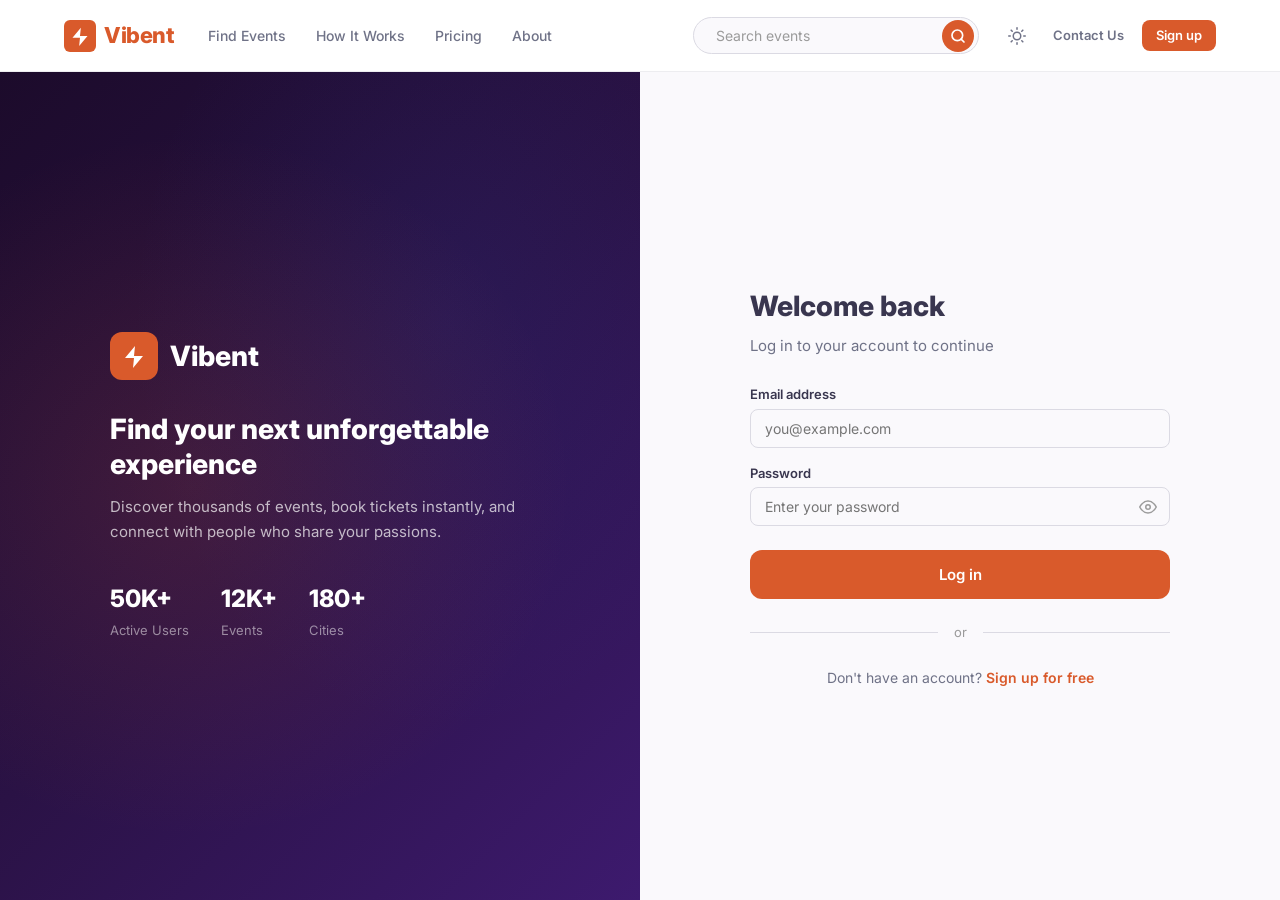
<file: bookings.html>
<!DOCTYPE html>
<html lang="en" data-theme="light">
<head>
  <script>
  (function(){try{var t=JSON.parse(localStorage.getItem('ep-theme'));if(!t&&window.matchMedia)t=window.matchMedia('(prefers-color-scheme: dark)').matches?'dark':'light';document.documentElement.setAttribute('data-theme',t||'light')}catch(e){}})();
  </script>
  <meta charset="UTF-8">
  <meta name="viewport" content="width=device-width,initial-scale=1">
  <title>My Bookings — Vibent</title>
  <link rel="icon" type="image/svg+xml" href="favicon.svg">
  <link rel="preconnect" href="https://fonts.googleapis.com">
  <link rel="preconnect" href="https://fonts.gstatic.com" crossorigin>
  <link href="https://fonts.googleapis.com/css2?family=Inter:wght@400;500;600;700;800&display=swap" rel="stylesheet">
  <link rel="stylesheet" href="css/style.css">
  <link rel="stylesheet" href="css/darkmode.css">
  <link rel="stylesheet" href="css/responsive.css" media="print" onload="this.media='all'">
  <link rel="stylesheet" href="css/animations.css" media="print" onload="this.media='all'">
</head>
<body>
  <nav class="navbar" id="navbar">
    <div class="navbar__inner">
      <a href="index.html" class="navbar__brand"><span class="navbar__brand-icon"><svg width="20" height="20" viewBox="0 0 24 24" fill="currentColor"><path d="M13 2L3 14h9l-1 10 10-12h-9l1-10z"/></svg></span>Vibent</a>
      <div class="navbar__links" id="navLinks">
        <div class="navbar__links-header">
          <a href="index.html" class="navbar__brand"><span class="navbar__brand-icon"><svg width="20" height="20" viewBox="0 0 24 24" fill="currentColor"><path d="M13 2L3 14h9l-1 10 10-12h-9l1-10z"/></svg></span>Vibent</a>
          <button class="navbar__close" id="navClose" aria-label="Close menu"><svg width="20" height="20" viewBox="0 0 24 24" fill="none" stroke="currentColor" stroke-width="2.5"><line x1="18" y1="6" x2="6" y2="18"/><line x1="6" y1="6" x2="18" y2="18"/></svg></button>
        </div>
        <a href="events.html" class="navbar__link">Find Events</a>
        <a href="how-it-works.html" class="navbar__link">How It Works</a>
        <a href="pricing.html" class="navbar__link">Pricing</a>
        <a href="about.html" class="navbar__link">About</a>
      </div>
      <div class="navbar__spacer"></div>
      <div class="navbar__search"><input type="text" id="navSearchInput" placeholder="Search events" aria-label="Search events"><button class="navbar__search-btn" aria-label="Search"><svg width="16" height="16" viewBox="0 0 24 24" fill="none" stroke="currentColor" stroke-width="2.5"><circle cx="11" cy="11" r="8"/><line x1="21" y1="21" x2="16.65" y2="16.65"/></svg></button></div>
      <div class="navbar__actions">
        <button class="theme-toggle" id="themeToggle" aria-label="Toggle dark mode"><svg class="icon-sun" width="18" height="18" viewBox="0 0 24 24" fill="none" stroke="currentColor" stroke-width="2"><circle cx="12" cy="12" r="5"/><line x1="12" y1="1" x2="12" y2="3"/><line x1="12" y1="21" x2="12" y2="23"/><line x1="4.22" y1="4.22" x2="5.64" y2="5.64"/><line x1="18.36" y1="18.36" x2="19.78" y2="19.78"/><line x1="1" y1="12" x2="3" y2="12"/><line x1="21" y1="12" x2="23" y2="12"/><line x1="4.22" y1="19.78" x2="5.64" y2="18.36"/><line x1="18.36" y1="5.64" x2="19.78" y2="4.22"/></svg><svg class="icon-moon" width="18" height="18" viewBox="0 0 24 24" fill="none" stroke="currentColor" stroke-width="2"><path d="M21 12.79A9 9 0 1 1 11.21 3 7 7 0 0 0 21 12.79z"/></svg></button>
        <a href="contact.html" class="btn btn--ghost">Contact Us</a>
        <a href="login.html" class="btn btn--ghost">Log in</a>
        <a href="register.html" class="btn btn--primary">Sign up</a>
        <button class="navbar__hamburger" id="hamburger" aria-label="Menu"><span></span><span></span><span></span></button>
      </div>
    </div>
  </nav>

  <div class="page-header">
    <div class="container"><h1>My Bookings</h1><p>View and manage your event bookings</p></div>
  </div>

  <div class="container" style="padding-top:40px;padding-bottom:60px;">
    <div class="bookings-stats" id="bookingStats"></div>
    <div class="bookings-tabs">
      <button class="bookings-tab active" data-filter="all">All</button>
      <button class="bookings-tab" data-filter="confirmed">Confirmed</button>
      <button class="bookings-tab" data-filter="cancelled">Cancelled</button>
    </div>
    <div id="bookingsContent">
      <div style="text-align:center;padding:80px 24px;"><div class="loading-spinner"></div></div>
    </div>
  </div>

  <div class="toast-container" id="toastContainer"></div>
  <button class="back-to-top" id="backToTop" aria-label="Back to top"><svg width="18" height="18" viewBox="0 0 24 24" fill="none" stroke="currentColor" stroke-width="2.5"><polyline points="18 15 12 9 6 15"/></svg></button>

  <div class="modal-overlay" id="cancelModal">
    <div class="modal" style="max-width:420px;" role="dialog" aria-modal="true" aria-labelledby="cancelModalTitle">
      <div class="modal__header">
        <h2 class="modal__title" id="cancelModalTitle">Cancel Booking?</h2>
        <button class="modal__close" id="cancelModalClose" aria-label="Close"><svg width="20" height="20" viewBox="0 0 24 24" fill="none" stroke="currentColor" stroke-width="2.5"><line x1="18" y1="6" x2="6" y2="18"/><line x1="6" y1="6" x2="18" y2="18"/></svg></button>
      </div>
      <div class="modal__body">
        <p style="font-size:14px;color:var(--text-secondary);line-height:1.6;margin:0;">Are you sure you want to cancel this booking? This action cannot be undone.</p>
        <div style="display:flex;justify-content:flex-end;gap:12px;margin-top:24px;">
          <button class="btn btn--ghost" id="cancelKeepBtn">Keep Booking</button>
          <button class="btn" id="cancelConfirmBtn" style="background:#EF4444;color:#fff;">Yes, Cancel Booking</button>
        </div>
      </div>
    </div>
  </div>

  <script src="js/utils.js" defer></script>
  <script src="js/darkmode.js" defer></script>
  <script src="js/search.js" defer></script>
  <script src="js/events.js" defer></script>
  <script src="js/auth.js" defer></script>
  <script src="js/booking.js" defer></script>
  <script src="js/main.js" defer></script>
  <script>
  document.addEventListener('DOMContentLoaded', async function() {
    if (!Auth.guard()) return;
    var allEvents = await Utils.fetchJSON('data/events.json');
    Utils.setStorage('cachedEvents', allEvents);
    var currentFilter = 'all';

    function renderStats() {
      var stats = Booking.getStats();
      document.getElementById('bookingStats').innerHTML =
        '<div class="booking-stat-card"><div class="booking-stat-card__icon" style="background:var(--primary-light);color:var(--primary);"><svg width="20" height="20" viewBox="0 0 24 24" fill="none" stroke="currentColor" stroke-width="2"><rect x="2" y="7" width="20" height="14" rx="2" ry="2"/><path d="M16 21V5a2 2 0 0 0-2-2h-4a2 2 0 0 0-2 2v16"/></svg></div><div class="booking-stat-card__num">' + stats.total + '</div><div class="booking-stat-card__label">Total Bookings</div></div>' +
        '<div class="booking-stat-card"><div class="booking-stat-card__icon" style="background:rgba(30,140,107,0.1);color:var(--accent);"><svg width="20" height="20" viewBox="0 0 24 24" fill="none" stroke="currentColor" stroke-width="2"><path d="M22 11.08V12a10 10 0 1 1-5.93-9.14"/><polyline points="22 4 12 14.01 9 11.01"/></svg></div><div class="booking-stat-card__num">' + stats.confirmed + '</div><div class="booking-stat-card__label">Confirmed</div></div>' +
        '<div class="booking-stat-card"><div class="booking-stat-card__icon" style="background:rgba(54,89,227,0.1);color:var(--secondary);"><svg width="20" height="20" viewBox="0 0 24 24" fill="none" stroke="currentColor" stroke-width="2"><line x1="12" y1="1" x2="12" y2="23"/><path d="M17 5H9.5a3.5 3.5 0 0 0 0 7h5a3.5 3.5 0 0 1 0 7H6"/></svg></div><div class="booking-stat-card__num">$' + stats.totalSpent.toFixed(2) + '</div><div class="booking-stat-card__label">Total Spent</div></div>';
    }

    var cancelModal = document.getElementById('cancelModal');
    var pendingCancelId = null;

    function openCancelModal() {
      cancelModal.classList.add('open');
      document.body.style.overflow = 'hidden';
    }
    function closeCancelModal() {
      cancelModal.classList.remove('open');
      pendingCancelId = null;
      document.body.style.overflow = '';
    }
    document.getElementById('cancelModalClose').addEventListener('click', closeCancelModal);
    document.getElementById('cancelKeepBtn').addEventListener('click', closeCancelModal);
    cancelModal.addEventListener('click', function(e) { if (e.target === cancelModal) closeCancelModal(); });
    document.addEventListener('keydown', function(e) {
      if (e.key === 'Escape' && cancelModal.classList.contains('open')) closeCancelModal();
    });
    document.getElementById('cancelConfirmBtn').addEventListener('click', function() {
      if (!pendingCancelId) return;
      var result = Booking.cancel(pendingCancelId);
      closeCancelModal();
      if (result.success) {
        Utils.showToast('Booking cancelled', 'info');
        renderStats();
        renderBookings();
      } else {
        Utils.showToast(result.error, 'error');
      }
    });

    function renderBookings() {
      var bookings = Booking.getUserBookings();
      if (currentFilter !== 'all') {
        bookings = bookings.filter(function(b) { return b.status === currentFilter; });
      }
      var container = document.getElementById('bookingsContent');
      if (bookings.length === 0) {
        var msg = currentFilter === 'all' ? 'You have no bookings yet.' : 'No ' + currentFilter + ' bookings.';
        container.innerHTML =
          '<div class="ev-empty">' +
            '<svg width="64" height="64" viewBox="0 0 24 24" fill="none" stroke="currentColor" stroke-width="1.5"><rect x="2" y="7" width="20" height="14" rx="2" ry="2"/><path d="M16 21V5a2 2 0 0 0-2-2h-4a2 2 0 0 0-2 2v16"/></svg>' +
            '<h3>' + msg + '</h3>' +
            '<p>Discover events and book your first experience!</p>' +
            '<a href="events.html" class="btn btn--primary">Browse Events</a>' +
          '</div>';
        return;
      }

      bookings.sort(function(a,b){ return new Date(b.bookedAt) - new Date(a.bookedAt); });

      container.innerHTML = '<div class="bookings-list">' + bookings.map(function(b) {
        var statusClass = Booking.getStatusClass(b.status);
        var isUpcoming = b.eventDate >= new Date().toISOString().split('T')[0];
        return '<div class="booking-card">' +
          '<div class="booking-card__image"><img src="' + b.eventImage + '" alt="' + Utils.escapeHTML(b.eventTitle) + '" loading="lazy"></div>' +
          '<div class="booking-card__content">' +
            '<div class="booking-card__header">' +
              '<div><h3 class="booking-card__title"><a href="event-details.html?id=' + b.eventId + '">' + Utils.escapeHTML(b.eventTitle) + '</a></h3>' +
              '<span class="booking-card__id">Booking ' + b.id + '</span></div>' +
              '<span class="booking-status ' + statusClass + '">' + b.status.charAt(0).toUpperCase() + b.status.slice(1) + '</span>' +
            '</div>' +
            '<div class="booking-card__details">' +
              '<div class="booking-card__detail"><svg width="14" height="14" viewBox="0 0 24 24" fill="none" stroke="currentColor" stroke-width="2"><rect x="3" y="4" width="18" height="18" rx="2" ry="2"/><line x1="16" y1="2" x2="16" y2="6"/><line x1="8" y1="2" x2="8" y2="6"/><line x1="3" y1="10" x2="21" y2="10"/></svg>' + Booking.formatDate(b.eventDate) + ' at ' + Booking.formatTime(b.eventTime) + '</div>' +
              '<div class="booking-card__detail"><svg width="14" height="14" viewBox="0 0 24 24" fill="none" stroke="currentColor" stroke-width="2"><path d="M21 10c0 7-9 13-9 13s-9-6-9-13a9 9 0 0 1 18 0z"/><circle cx="12" cy="10" r="3"/></svg>' + Utils.escapeHTML(b.eventLocation) + '</div>' +
              '<div class="booking-card__detail"><svg width="14" height="14" viewBox="0 0 24 24" fill="none" stroke="currentColor" stroke-width="2"><rect x="1" y="4" width="22" height="16" rx="2" ry="2"/><line x1="1" y1="10" x2="23" y2="10"/></svg>' + b.ticketType.charAt(0).toUpperCase() + b.ticketType.slice(1) + ' x' + b.quantity + '</div>' +
            '</div>' +
            '<div class="booking-card__footer">' +
              '<span class="booking-card__price">' + (b.totalPrice === 0 ? 'Free' : '$' + b.totalPrice.toFixed(2)) + '</span>' +
              (b.status === 'confirmed' && isUpcoming ? '<button class="btn btn--ghost btn--sm booking-cancel-btn" data-id="' + b.id + '" style="color:#EF4444;">Cancel Booking</button>' : '') +
            '</div>' +
          '</div>' +
        '</div>';
      }).join('') + '</div>';

      container.querySelectorAll('.booking-cancel-btn').forEach(function(btn) {
        btn.addEventListener('click', function() {
          pendingCancelId = btn.dataset.id;
          openCancelModal();
        });
      });
    }

    document.querySelectorAll('.bookings-tab').forEach(function(tab) {
      tab.addEventListener('click', function() {
        document.querySelectorAll('.bookings-tab').forEach(function(t){t.classList.remove('active');});
        tab.classList.add('active');
        currentFilter = tab.dataset.filter;
        renderBookings();
      });
    });

    renderStats();
    renderBookings();
  });
  </script>
</body>
</html>
</file>
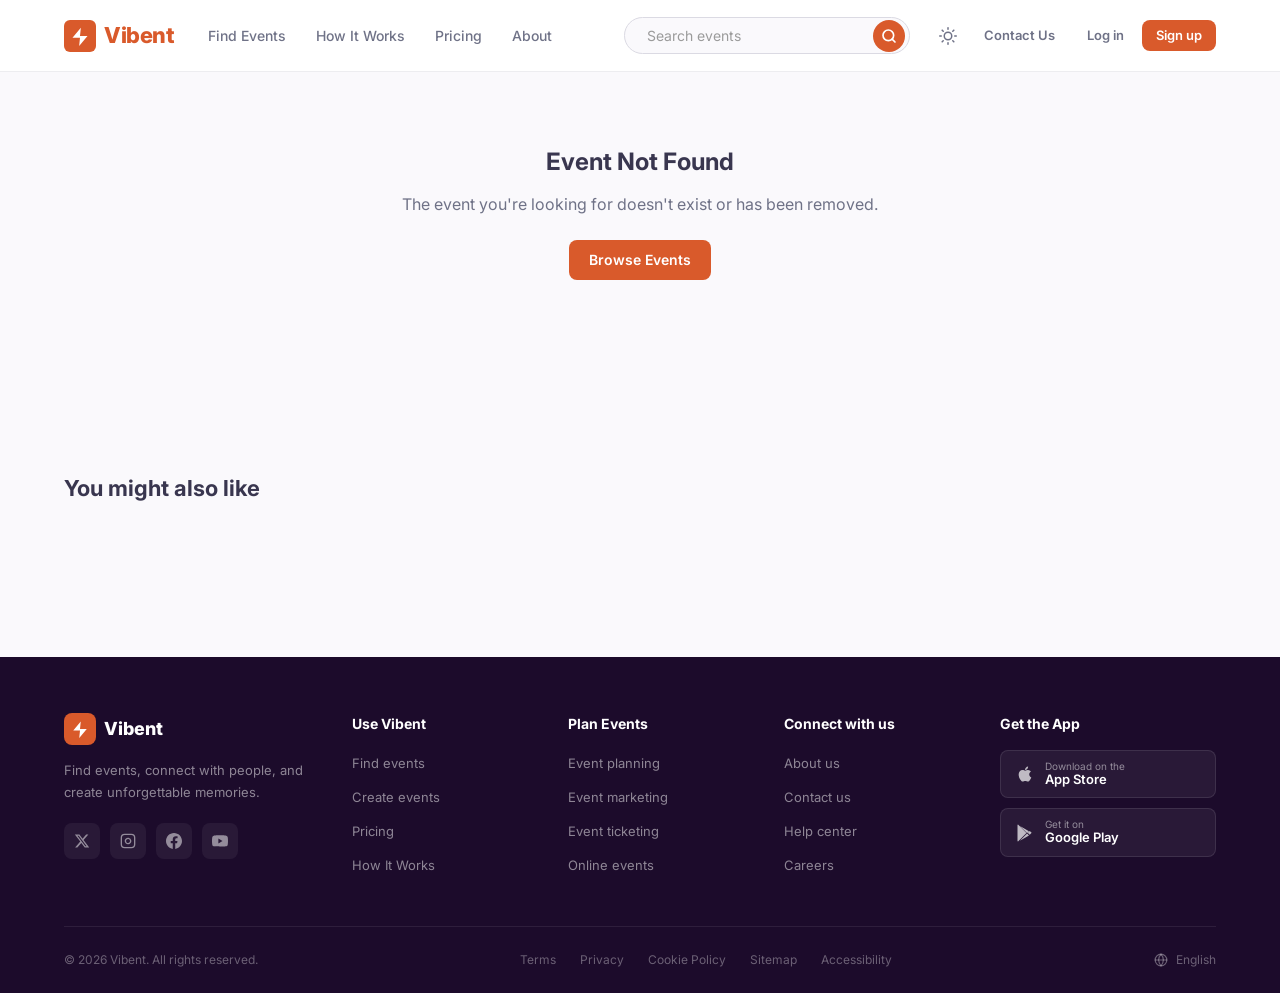
<file: event-details.html>
<!DOCTYPE html>
<html lang="en" data-theme="light">
<head>
  <script>
  (function(){try{var t=JSON.parse(localStorage.getItem('ep-theme'));if(!t&&window.matchMedia)t=window.matchMedia('(prefers-color-scheme: dark)').matches?'dark':'light';document.documentElement.setAttribute('data-theme',t||'light')}catch(e){}})();
  </script>
  <meta charset="UTF-8">
  <meta name="viewport" content="width=device-width,initial-scale=1">
  <meta name="description" content="View event details, ticket pricing, and booking information on Vibent.">
  <title>Event Details — Vibent</title>
  <link rel="icon" type="image/svg+xml" href="favicon.svg">
  <link rel="preconnect" href="https://fonts.googleapis.com">
  <link rel="preconnect" href="https://fonts.gstatic.com" crossorigin>
  <link href="https://fonts.googleapis.com/css2?family=Inter:wght@400;500;600;700;800&display=swap" rel="stylesheet">
  <link rel="stylesheet" href="css/style.css">
  <link rel="stylesheet" href="css/darkmode.css">
  <link rel="stylesheet" href="css/responsive.css" media="print" onload="this.media='all'">
  <link rel="stylesheet" href="css/animations.css" media="print" onload="this.media='all'">
</head>
<body>

  <nav class="navbar" id="navbar">
    <div class="navbar__inner">
      <a href="index.html" class="navbar__brand">
        <span class="navbar__brand-icon"><svg width="20" height="20" viewBox="0 0 24 24" fill="currentColor"><path d="M13 2L3 14h9l-1 10 10-12h-9l1-10z"/></svg></span>
        Vibent
      </a>
      <div class="navbar__links" id="navLinks">
        <a href="events.html" class="navbar__link">Find Events</a>
        <a href="how-it-works.html" class="navbar__link">How It Works</a>
        <a href="pricing.html" class="navbar__link">Pricing</a>
        <a href="about.html" class="navbar__link">About</a>
      </div>
      <div class="navbar__spacer"></div>
      <div class="navbar__search">
        <input type="text" id="navSearchInput" placeholder="Search events" aria-label="Search events">
        <button class="navbar__search-btn" aria-label="Search">
          <svg width="16" height="16" viewBox="0 0 24 24" fill="none" stroke="currentColor" stroke-width="2.5" stroke-linecap="round" stroke-linejoin="round"><circle cx="11" cy="11" r="8"/><line x1="21" y1="21" x2="16.65" y2="16.65"/></svg>
        </button>
      </div>
      <div class="navbar__actions">
        <button class="theme-toggle" id="themeToggle" aria-label="Toggle dark mode">
          <svg class="icon-sun" width="18" height="18" viewBox="0 0 24 24" fill="none" stroke="currentColor" stroke-width="2" stroke-linecap="round" stroke-linejoin="round"><circle cx="12" cy="12" r="5"/><line x1="12" y1="1" x2="12" y2="3"/><line x1="12" y1="21" x2="12" y2="23"/><line x1="4.22" y1="4.22" x2="5.64" y2="5.64"/><line x1="18.36" y1="18.36" x2="19.78" y2="19.78"/><line x1="1" y1="12" x2="3" y2="12"/><line x1="21" y1="12" x2="23" y2="12"/><line x1="4.22" y1="19.78" x2="5.64" y2="18.36"/><line x1="18.36" y1="5.64" x2="19.78" y2="4.22"/></svg>
          <svg class="icon-moon" width="18" height="18" viewBox="0 0 24 24" fill="none" stroke="currentColor" stroke-width="2" stroke-linecap="round" stroke-linejoin="round"><path d="M21 12.79A9 9 0 1 1 11.21 3 7 7 0 0 0 21 12.79z"/></svg>
        </button>
        <a href="contact.html" class="btn btn--ghost">Contact Us</a>
        <a href="login.html" class="btn btn--ghost">Log in</a>
        <a href="register.html" class="btn btn--primary">Sign up</a>
        <button class="navbar__hamburger" id="hamburger" aria-label="Menu">
          <span></span><span></span><span></span>
        </button>
      </div>
    </div>
  </nav>

  <div class="event-detail" id="eventDetail" style="padding-top:24px;">
    <div class="container">
      <div id="eventContent">
        <div style="text-align:center;padding:120px 24px;">
          <div class="loading-spinner"></div>
          <p style="color:var(--text-muted);margin-top:16px;">Loading event details...</p>
        </div>
      </div>
    </div>
  </div>

  <section class="section" style="padding-top:0;">
    <div class="container">
      <div class="section__header">
        <h2 class="section__title">You might also like</h2>
      </div>
      <div class="events-grid" id="relatedGrid"></div>
    </div>
  </section>

  <footer class="footer">
    <div class="container">
      <!-- Main Grid -->
      <div style="display:grid;grid-template-columns:1.4fr 1fr 1fr 1fr 1.2fr;gap:36px;padding-bottom:40px;border-bottom:1px solid rgba(255,255,255,0.08);">
        <!-- Brand -->
        <div>
          <a href="index.html" style="display:inline-flex;align-items:center;gap:8px;text-decoration:none;margin-bottom:14px;">
            <span style="width:32px;height:32px;background:var(--primary);border-radius:8px;display:flex;align-items:center;justify-content:center;color:#fff;"><svg width="18" height="18" viewBox="0 0 24 24" fill="currentColor"><path d="M13 2L3 14h9l-1 10 10-12h-9l1-10z"/></svg></span>
            <span style="font-size:18px;font-weight:800;color:#fff;">Vibent</span>
          </a>
          <p style="color:rgba(255,255,255,0.5);font-size:13px;line-height:1.7;max-width:260px;margin-bottom:20px;">Find events, connect with people, and create unforgettable memories.</p>
          <div style="display:flex;gap:10px;">
            <a href="#" style="width:36px;height:36px;display:flex;align-items:center;justify-content:center;border-radius:8px;background:rgba(255,255,255,0.06);color:rgba(255,255,255,0.5);transition:all 0.2s;text-decoration:none;" onmouseover="this.style.background='#1DA1F2';this.style.color='#fff'" onmouseout="this.style.background='rgba(255,255,255,0.06)';this.style.color='rgba(255,255,255,0.5)'" aria-label="Twitter"><svg width="16" height="16" viewBox="0 0 24 24" fill="currentColor"><path d="M18.244 2.25h3.308l-7.227 8.26 8.502 11.24H16.17l-5.214-6.817L4.99 21.75H1.68l7.73-8.835L1.254 2.25H8.08l4.713 6.231zm-1.161 17.52h1.833L7.084 4.126H5.117z"/></svg></a>
            <a href="#" style="width:36px;height:36px;display:flex;align-items:center;justify-content:center;border-radius:8px;background:rgba(255,255,255,0.06);color:rgba(255,255,255,0.5);transition:all 0.2s;text-decoration:none;" onmouseover="this.style.background='linear-gradient(45deg,#f09433,#e6683c,#dc2743,#cc2366,#bc1888)';this.style.color='#fff'" onmouseout="this.style.background='rgba(255,255,255,0.06)';this.style.color='rgba(255,255,255,0.5)'" aria-label="Instagram"><svg width="16" height="16" viewBox="0 0 24 24" fill="none" stroke="currentColor" stroke-width="2"><rect x="2" y="2" width="20" height="20" rx="5"/><path d="M16 11.37A4 4 0 1 1 12.63 8 4 4 0 0 1 16 11.37z"/><line x1="17.5" y1="6.5" x2="17.51" y2="6.5"/></svg></a>
            <a href="#" style="width:36px;height:36px;display:flex;align-items:center;justify-content:center;border-radius:8px;background:rgba(255,255,255,0.06);color:rgba(255,255,255,0.5);transition:all 0.2s;text-decoration:none;" onmouseover="this.style.background='#1877F2';this.style.color='#fff'" onmouseout="this.style.background='rgba(255,255,255,0.06)';this.style.color='rgba(255,255,255,0.5)'" aria-label="Facebook"><svg width="16" height="16" viewBox="0 0 24 24" fill="currentColor"><path d="M24 12.073c0-6.627-5.373-12-12-12s-12 5.373-12 12c0 5.99 4.388 10.954 10.125 11.854v-8.385H7.078v-3.47h3.047V9.43c0-3.007 1.792-4.669 4.533-4.669 1.312 0 2.686.235 2.686.235v2.953H15.83c-1.491 0-1.956.925-1.956 1.874v2.25h3.328l-.532 3.47h-2.796v8.385C19.612 23.027 24 18.062 24 12.073z"/></svg></a>
            <a href="#" style="width:36px;height:36px;display:flex;align-items:center;justify-content:center;border-radius:8px;background:rgba(255,255,255,0.06);color:rgba(255,255,255,0.5);transition:all 0.2s;text-decoration:none;" onmouseover="this.style.background='#FF0000';this.style.color='#fff'" onmouseout="this.style.background='rgba(255,255,255,0.06)';this.style.color='rgba(255,255,255,0.5)'" aria-label="YouTube"><svg width="16" height="16" viewBox="0 0 24 24" fill="currentColor"><path d="M23.498 6.186a3.016 3.016 0 0 0-2.122-2.136C19.505 3.545 12 3.545 12 3.545s-7.505 0-9.377.505A3.017 3.017 0 0 0 .502 6.186C0 8.07 0 12 0 12s0 3.93.502 5.814a3.016 3.016 0 0 0 2.122 2.136c1.871.505 9.376.505 9.376.505s7.505 0 9.377-.505a3.015 3.015 0 0 0 2.122-2.136C24 15.93 24 12 24 12s0-3.93-.502-5.814zM9.545 15.568V8.432L15.818 12l-6.273 3.568z"/></svg></a>
          </div>
        </div>

        <!-- Use Vibent -->
        <div>
          <h4 style="color:#fff;font-size:14px;font-weight:700;margin-bottom:16px;">Use Vibent</h4>
          <ul style="list-style:none;padding:0;margin:0;">
            <li style="margin-bottom:10px;"><a href="events.html" style="color:rgba(255,255,255,0.5);font-size:13px;text-decoration:none;transition:color 0.2s;" onmouseover="this.style.color='#fff'" onmouseout="this.style.color='rgba(255,255,255,0.5)'">Find events</a></li>
            <li style="margin-bottom:10px;"><a href="pricing.html" style="color:rgba(255,255,255,0.5);font-size:13px;text-decoration:none;transition:color 0.2s;" onmouseover="this.style.color='#fff'" onmouseout="this.style.color='rgba(255,255,255,0.5)'">Create events</a></li>
            <li style="margin-bottom:10px;"><a href="pricing.html" style="color:rgba(255,255,255,0.5);font-size:13px;text-decoration:none;transition:color 0.2s;" onmouseover="this.style.color='#fff'" onmouseout="this.style.color='rgba(255,255,255,0.5)'">Pricing</a></li>
            <li style="margin-bottom:10px;"><a href="how-it-works.html" style="color:rgba(255,255,255,0.5);font-size:13px;text-decoration:none;transition:color 0.2s;" onmouseover="this.style.color='#fff'" onmouseout="this.style.color='rgba(255,255,255,0.5)'">How It Works</a></li>
          </ul>
        </div>

        <!-- Plan Events -->
        <div>
          <h4 style="color:#fff;font-size:14px;font-weight:700;margin-bottom:16px;">Plan Events</h4>
          <ul style="list-style:none;padding:0;margin:0;">
            <li style="margin-bottom:10px;"><a href="pricing.html" style="color:rgba(255,255,255,0.5);font-size:13px;text-decoration:none;transition:color 0.2s;" onmouseover="this.style.color='#fff'" onmouseout="this.style.color='rgba(255,255,255,0.5)'">Event planning</a></li>
            <li style="margin-bottom:10px;"><a href="pricing.html" style="color:rgba(255,255,255,0.5);font-size:13px;text-decoration:none;transition:color 0.2s;" onmouseover="this.style.color='#fff'" onmouseout="this.style.color='rgba(255,255,255,0.5)'">Event marketing</a></li>
            <li style="margin-bottom:10px;"><a href="pricing.html" style="color:rgba(255,255,255,0.5);font-size:13px;text-decoration:none;transition:color 0.2s;" onmouseover="this.style.color='#fff'" onmouseout="this.style.color='rgba(255,255,255,0.5)'">Event ticketing</a></li>
            <li style="margin-bottom:10px;"><a href="events.html" style="color:rgba(255,255,255,0.5);font-size:13px;text-decoration:none;transition:color 0.2s;" onmouseover="this.style.color='#fff'" onmouseout="this.style.color='rgba(255,255,255,0.5)'">Online events</a></li>
          </ul>
        </div>

        <!-- Connect -->
        <div>
          <h4 style="color:#fff;font-size:14px;font-weight:700;margin-bottom:16px;">Connect with us</h4>
          <ul style="list-style:none;padding:0;margin:0;">
            <li style="margin-bottom:10px;"><a href="about.html" style="color:rgba(255,255,255,0.5);font-size:13px;text-decoration:none;transition:color 0.2s;" onmouseover="this.style.color='#fff'" onmouseout="this.style.color='rgba(255,255,255,0.5)'">About us</a></li>
            <li style="margin-bottom:10px;"><a href="contact.html" style="color:rgba(255,255,255,0.5);font-size:13px;text-decoration:none;transition:color 0.2s;" onmouseover="this.style.color='#fff'" onmouseout="this.style.color='rgba(255,255,255,0.5)'">Contact us</a></li>
            <li style="margin-bottom:10px;"><a href="contact.html" style="color:rgba(255,255,255,0.5);font-size:13px;text-decoration:none;transition:color 0.2s;" onmouseover="this.style.color='#fff'" onmouseout="this.style.color='rgba(255,255,255,0.5)'">Help center</a></li>
            <li style="margin-bottom:10px;"><a href="about.html" style="color:rgba(255,255,255,0.5);font-size:13px;text-decoration:none;transition:color 0.2s;" onmouseover="this.style.color='#fff'" onmouseout="this.style.color='rgba(255,255,255,0.5)'">Careers</a></li>
          </ul>
        </div>

        <!-- Download -->
        <div>
          <h4 style="color:#fff;font-size:14px;font-weight:700;margin-bottom:16px;">Get the App</h4>
          <div style="display:flex;flex-direction:column;gap:10px;">
            <a href="#" style="display:flex;align-items:center;gap:10px;padding:10px 14px;background:rgba(255,255,255,0.06);border:1px solid rgba(255,255,255,0.1);border-radius:var(--radius);text-decoration:none;transition:all 0.2s;" onmouseover="this.style.borderColor='rgba(255,255,255,0.2)'" onmouseout="this.style.borderColor='rgba(255,255,255,0.1)'">
              <svg width="20" height="20" viewBox="0 0 24 24" fill="rgba(255,255,255,0.7)"><path d="M17.05 20.28c-.98.95-2.05.8-3.08.35-1.09-.46-2.09-.48-3.24 0-1.44.62-2.2.44-3.06-.35C2.79 15.25 3.51 7.59 9.05 7.31c1.35.07 2.29.74 3.08.8 1.18-.24 2.31-.93 3.57-.84 1.51.12 2.65.72 3.4 1.8-3.12 1.87-2.38 5.98.48 7.13-.57 1.5-1.31 2.99-2.54 4.09zM12.03 7.25c-.15-2.23 1.66-4.07 3.74-4.25.32 2.32-2.12 4.51-3.74 4.25z"/></svg>
              <div>
                <div style="font-size:10px;color:rgba(255,255,255,0.5);line-height:1;">Download on the</div>
                <div style="font-size:13px;font-weight:600;color:#fff;line-height:1.3;">App Store</div>
              </div>
            </a>
            <a href="#" style="display:flex;align-items:center;gap:10px;padding:10px 14px;background:rgba(255,255,255,0.06);border:1px solid rgba(255,255,255,0.1);border-radius:var(--radius);text-decoration:none;transition:all 0.2s;" onmouseover="this.style.borderColor='rgba(255,255,255,0.2)'" onmouseout="this.style.borderColor='rgba(255,255,255,0.1)'">
              <svg width="20" height="20" viewBox="0 0 24 24" fill="rgba(255,255,255,0.7)"><path d="M3.609 1.814L13.792 12 3.61 22.186a.996.996 0 0 1-.61-.92V2.734a1 1 0 0 1 .609-.92zm10.89 10.893l2.302 2.302-10.937 6.333 8.635-8.635zm3.199-3.199l2.302 2.302-2.302 2.302-2.535-2.302 2.535-2.302zM5.864 3.458L16.8 9.79l-2.302 2.302L5.864 3.458z"/></svg>
              <div>
                <div style="font-size:10px;color:rgba(255,255,255,0.5);line-height:1;">Get it on</div>
                <div style="font-size:13px;font-weight:600;color:#fff;line-height:1.3;">Google Play</div>
              </div>
            </a>
          </div>
        </div>
      </div>

      <!-- Bottom -->
      <div style="display:flex;align-items:center;justify-content:space-between;padding:24px 0;flex-wrap:wrap;gap:12px;">
        <div style="display:flex;align-items:center;gap:16px;">
          <p style="color:rgba(255,255,255,0.35);font-size:12px;margin:0;">&copy; 2026 Vibent. All rights reserved.</p>
        </div>
        <div style="display:flex;align-items:center;gap:24px;flex-wrap:wrap;">
          <a href="#" style="color:rgba(255,255,255,0.35);font-size:12px;text-decoration:none;transition:color 0.2s;" onmouseover="this.style.color='#fff'" onmouseout="this.style.color='rgba(255,255,255,0.35)'">Terms</a>
          <a href="#" style="color:rgba(255,255,255,0.35);font-size:12px;text-decoration:none;transition:color 0.2s;" onmouseover="this.style.color='#fff'" onmouseout="this.style.color='rgba(255,255,255,0.35)'">Privacy</a>
          <a href="#" style="color:rgba(255,255,255,0.35);font-size:12px;text-decoration:none;transition:color 0.2s;" onmouseover="this.style.color='#fff'" onmouseout="this.style.color='rgba(255,255,255,0.35)'">Cookie Policy</a>
          <a href="#" style="color:rgba(255,255,255,0.35);font-size:12px;text-decoration:none;transition:color 0.2s;" onmouseover="this.style.color='#fff'" onmouseout="this.style.color='rgba(255,255,255,0.35)'">Sitemap</a>
          <a href="#" style="color:rgba(255,255,255,0.35);font-size:12px;text-decoration:none;transition:color 0.2s;" onmouseover="this.style.color='#fff'" onmouseout="this.style.color='rgba(255,255,255,0.35)'">Accessibility</a>
        </div>
        <div style="display:flex;align-items:center;gap:8px;">
          <svg width="14" height="14" viewBox="0 0 24 24" fill="none" stroke="rgba(255,255,255,0.35)" stroke-width="2" stroke-linecap="round" stroke-linejoin="round"><circle cx="12" cy="12" r="10"/><line x1="2" y1="12" x2="22" y2="12"/><path d="M12 2a15.3 15.3 0 0 1 4 10 15.3 15.3 0 0 1-4 10 15.3 15.3 0 0 1-4-10 15.3 15.3 0 0 1 4-10z"/></svg>
          <span style="color:rgba(255,255,255,0.35);font-size:12px;">English</span>
        </div>
      </div>
    </div>
  </footer>

  <!-- Booking Modal -->
  <div class="modal-overlay" id="bookingModal">
    <div class="modal">
      <div class="modal__header">
        <h2 class="modal__title">Book Tickets</h2>
        <button class="modal__close" id="modalClose" aria-label="Close"><svg width="20" height="20" viewBox="0 0 24 24" fill="none" stroke="currentColor" stroke-width="2.5"><line x1="18" y1="6" x2="6" y2="18"/><line x1="6" y1="6" x2="18" y2="18"/></svg></button>
      </div>
      <div class="modal__body" id="modalBody">
        <div class="modal-event-info" id="modalEventInfo"></div>
        <form id="bookingForm" novalidate>
          <div class="form-group"><label>Ticket Type</label>
            <div class="ticket-options" id="ticketOptions">
              <label class="ticket-option"><input type="radio" name="ticketType" value="general" checked><div class="ticket-option__content"><span class="ticket-option__name">General Admission</span><span class="ticket-option__price" id="generalPrice"></span></div></label>
              <label class="ticket-option"><input type="radio" name="ticketType" value="vip"><div class="ticket-option__content"><span class="ticket-option__name">VIP Access</span><span class="ticket-option__price" id="vipPrice"></span></div></label>
              <label class="ticket-option"><input type="radio" name="ticketType" value="premium"><div class="ticket-option__content"><span class="ticket-option__name">Premium Experience</span><span class="ticket-option__price" id="premiumPrice"></span></div></label>
            </div>
          </div>
          <div class="form-group"><label for="ticketQty">Number of Tickets</label>
            <div class="qty-selector">
              <button type="button" class="qty-btn" id="qtyMinus">-</button>
              <input type="number" id="ticketQty" value="1" min="1" max="10" readonly>
              <button type="button" class="qty-btn" id="qtyPlus">+</button>
            </div>
          </div>
          <div class="booking-summary" id="bookingSummary"></div>
          <button type="submit" class="btn btn--primary btn--lg" style="width:100%;" id="confirmBookingBtn">Confirm Booking</button>
        </form>
      </div>
    </div>
  </div>

  <div class="toast-container" id="toastContainer"></div>
  <button class="back-to-top" id="backToTop" aria-label="Back to top">
    <svg width="18" height="18" viewBox="0 0 24 24" fill="none" stroke="currentColor" stroke-width="2.5" stroke-linecap="round" stroke-linejoin="round"><polyline points="18 15 12 9 6 15"/></svg>
  </button>
  <script src="js/utils.js" defer></script>
  <script src="js/darkmode.js" defer></script>
  <script src="js/search.js" defer></script>
  <script src="js/events.js" defer></script>
  <script src="js/auth.js" defer></script>
  <script src="js/booking.js" defer></script>
  <script src="js/main.js" defer></script>

  <script>
  document.addEventListener('DOMContentLoaded', async function() {
    var container = document.getElementById('eventContent');
    var relatedGrid = document.getElementById('relatedGrid');
    var allEvents = await Utils.fetchJSON('data/events.json');
    Utils.setStorage('cachedEvents', allEvents);
    var params = new URLSearchParams(window.location.search);
    var eventId = params.get('id');
    var event = null;

    for (var i = 0; i < allEvents.length; i++) {
      if (String(allEvents[i].id) === String(eventId)) {
        event = allEvents[i];
        break;
      }
    }

    if (!event) {
      container.innerHTML =
        '<div style="text-align:center;padding:120px 24px;">' +
          '<h2 style="font-size:1.5rem;margin-bottom:12px;color:var(--text);">Event Not Found</h2>' +
          '<p style="color:var(--text-secondary);margin-bottom:24px;">The event you\'re looking for doesn\'t exist or has been removed.</p>' +
          '<a href="events.html" class="btn btn--primary">Browse Events</a>' +
        '</div>';
      return;
    }

    document.title = event.title + ' — Vibent';

    var saved = Events.isFav(event.id);
    var ticketsLeft = event.ticketsLeft || 0;
    var isLow = ticketsLeft < 50;
    var alreadyBooked = Booking.isBooked(event.id);
    var todayStr = new Date().toISOString().split('T')[0];
    var isPast = event.date < todayStr;

    container.innerHTML =
      '<div style="margin-bottom:20px;">' +
        '<a href="events.html" style="display:inline-flex;align-items:center;gap:6px;color:var(--text-secondary);font-size:0.92rem;transition:color 0.2s;text-decoration:none;">' +
          '<svg width="16" height="16" viewBox="0 0 24 24" fill="none" stroke="currentColor" stroke-width="2" stroke-linecap="round" stroke-linejoin="round"><polyline points="15 18 9 12 15 6"/></svg>' +
          'Back to Events' +
        '</a>' +
      '</div>' +
      '<div class="event-detail__grid">' +
        '<div>' +
          '<div class="event-detail__image">' +
            '<img src="' + event.image + '" alt="' + Utils.escapeHTML(event.title) + '">' +
          '</div>' +
          '<div class="event-detail__content" style="margin-top:32px;">' +
            '<div style="display:flex;gap:8px;margin-bottom:16px;flex-wrap:wrap;">' +
              '<span class="event-card__badge" style="font-size:0.8rem;padding:6px 14px;display:inline-block;">' + event.category + '</span>' +
              (event.featured ? '<span class="event-card__badge" style="font-size:0.8rem;padding:6px 14px;display:inline-block;background:var(--primary);color:#fff;">Featured</span>' : '') +
            '</div>' +
            '<h2 style="font-size:28px;font-weight:800;color:var(--text);margin-bottom:20px;">' + Utils.escapeHTML(event.title) + '</h2>' +
            '<div class="event-detail__meta">' +
              '<div class="event-detail__meta-item">' +
                '<svg width="18" height="18" viewBox="0 0 24 24" fill="none" stroke="currentColor" stroke-width="2" stroke-linecap="round" stroke-linejoin="round"><rect x="3" y="4" width="18" height="18" rx="2" ry="2"/><line x1="16" y1="2" x2="16" y2="6"/><line x1="8" y1="2" x2="8" y2="6"/><line x1="3" y1="10" x2="21" y2="10"/></svg>' +
                Utils.formatDate(event.date) + ' at ' + Utils.formatTime(event.time) +
              '</div>' +
              '<div class="event-detail__meta-item">' +
                '<svg width="18" height="18" viewBox="0 0 24 24" fill="none" stroke="currentColor" stroke-width="2" stroke-linecap="round" stroke-linejoin="round"><path d="M21 10c0 7-9 13-9 13s-9-6-9-13a9 9 0 0 1 18 0z"/><circle cx="12" cy="10" r="3"/></svg>' +
                Utils.escapeHTML(event.location) +
              '</div>' +
              '<div class="event-detail__meta-item">' +
                '<svg width="18" height="18" viewBox="0 0 24 24" fill="currentColor" style="color:#FBBF24;"><path d="M12 2l3.09 6.26L22 9.27l-5 4.87 1.18 6.88L12 17.77l-6.18 3.25L7 14.14 2 9.27l6.91-1.01L12 2z"/></svg>' +
                event.rating + ' rating' +
              '</div>' +
              '<div class="event-detail__meta-item">' +
                '<svg width="18" height="18" viewBox="0 0 24 24" fill="none" stroke="currentColor" stroke-width="2" stroke-linecap="round" stroke-linejoin="round"><path d="M17 21v-2a4 4 0 0 0-4-4H5a4 4 0 0 0-4 4v2"/><circle cx="9" cy="7" r="4"/><path d="M23 21v-2a4 4 0 0 0-3-3.87"/><path d="M16 3.13a4 4 0 0 1 0 7.75"/></svg>' +
                event.attendees.toLocaleString() + ' attending' +
              '</div>' +
            '</div>' +
            '<div style="margin-top:32px;">' +
              '<h3 style="font-size:20px;font-weight:700;color:var(--text);margin-bottom:12px;">About This Event</h3>' +
              '<p style="font-size:15px;color:var(--text-secondary);line-height:1.7;margin-bottom:16px;">' + Utils.escapeHTML(event.description) + '</p>' +
              '<p style="font-size:15px;color:var(--text-secondary);line-height:1.7;margin-bottom:16px;">Join us for an unforgettable experience curated by <strong>' + Utils.escapeHTML(event.organizer) + '</strong>. This event brings together like-minded individuals for an afternoon of discovery, connection, and inspiration.</p>' +
              '<p style="font-size:15px;color:var(--text-secondary);line-height:1.7;">Whether you\'re a first-timer or a seasoned attendee, you\'ll find something to love. Don\'t miss your chance to be part of something special.</p>' +
            '</div>' +
          '</div>' +
        '</div>' +
        '<div class="event-detail__sidebar">' +
          '<div class="event-detail__price-tag">' + (event.price === 0 ? 'Free' : '$' + event.price) + '</div>' +
          (isLow ? '<div class="tickets-low"><svg width="14" height="14" viewBox="0 0 24 24" fill="none" stroke="currentColor" stroke-width="2"><circle cx="12" cy="12" r="10"/><polyline points="12 6 12 12 16 14"/></svg> Only ' + ticketsLeft + ' tickets left!</div>' : '') +
          '<div class="event-detail__info-list">' +
            '<div class="event-detail__info-item"><span>Date</span><span>' + Utils.formatDate(event.date) + '</span></div>' +
            '<div class="event-detail__info-item"><span>Time</span><span>' + Utils.formatTime(event.time) + '</span></div>' +
            '<div class="event-detail__info-item"><span>Location</span><span style="text-align:right;max-width:180px;">' + Utils.escapeHTML(event.location) + '</span></div>' +
            '<div class="event-detail__info-item"><span>Category</span><span style="text-transform:capitalize;">' + event.category + '</span></div>' +
            '<div class="event-detail__info-item"><span>Organizer</span><span>' + Utils.escapeHTML(event.organizer) + '</span></div>' +
            '<div class="event-detail__info-item"><span>Attendees</span><span>' + event.attendees.toLocaleString() + '</span></div>' +
          '</div>' +
          '<button class="btn btn--primary btn--lg ripple" id="bookBtn" style="width:100%;margin-bottom:12px;' +
            (isPast ? 'opacity:0.6;cursor:not-allowed;' : (alreadyBooked ? 'opacity:0.7;' : '')) + '" ' +
            (isPast || alreadyBooked ? 'disabled' : '') + '>' +
            (isPast ? 'Event Ended' : (alreadyBooked ? '&#10003; Booked' : (event.price === 0 ? 'Register Free' : 'Book Now'))) +
          '</button>' +
          '<button class="btn btn--outline btn--lg" style="width:100%;" id="favBtn">' +
            (saved ? '&#10084; Saved' : '&#9825; Save Event') +
          '</button>' +
        '</div>' +
      '</div>';

    // Booking Modal Logic
    var modal = document.getElementById('bookingModal');
    var modalClose = document.getElementById('modalClose');
    var bookingForm = document.getElementById('bookingForm');
    var qtyInput = document.getElementById('ticketQty');

    function openBookingModal() {
      if (!Auth.isLoggedIn()) {
        Utils.showToast('Please log in to book events', 'info');
        window.location.href = 'login.html?redirect=' + encodeURIComponent(window.location.href);
        return;
      }
      if (isPast) {
        Utils.showToast('This event has already ended', 'info');
        return;
      }
      if (Booking.isBooked(event.id)) {
        Utils.showToast('You have already booked this event', 'info');
        return;
      }

      var price = event.price || 0;
      document.getElementById('modalEventInfo').innerHTML =
        '<div style="display:flex;gap:12px;margin-bottom:20px;">' +
          '<img src="' + event.image + '" alt="" style="width:80px;height:60px;object-fit:cover;border-radius:var(--radius);flex-shrink:0;">' +
          '<div><h3 style="font-size:16px;font-weight:700;color:var(--text);margin-bottom:4px;">' + Utils.escapeHTML(event.title) + '</h3>' +
          '<p style="font-size:13px;color:var(--text-secondary);">' + Utils.formatDate(event.date) + ' at ' + Utils.formatTime(event.time) + '</p></div>' +
        '</div>';

      document.getElementById('generalPrice').textContent = price === 0 ? 'Free' : '$' + price.toFixed(2);
      document.getElementById('vipPrice').textContent = price === 0 ? 'Free' : '$' + (price * 1.5).toFixed(2);
      document.getElementById('premiumPrice').textContent = price === 0 ? 'Free' : '$' + (price * 2).toFixed(2);

      qtyInput.value = 1;
      updateSummary();
      modal.classList.add('open');
      document.body.style.overflow = 'hidden';
    }

    function closeModal() {
      modal.classList.remove('open');
      document.body.style.overflow = '';
    }

    function updateSummary() {
      var type = bookingForm.ticketType.value;
      var qty = parseInt(qtyInput.value) || 1;
      var price = event.price || 0;
      var unitPrice = type === 'vip' ? Math.round(price * 1.5) : type === 'premium' ? Math.round(price * 2) : price;
      var total = unitPrice * qty;
      document.getElementById('bookingSummary').innerHTML =
        '<div class="booking-summary__row"><span>Ticket type</span><span>' + type.charAt(0).toUpperCase() + type.slice(1) + '</span></div>' +
        '<div class="booking-summary__row"><span>Quantity</span><span>' + qty + '</span></div>' +
        '<div class="booking-summary__row"><span>Price per ticket</span><span>' + (unitPrice === 0 ? 'Free' : '$' + unitPrice.toFixed(2)) + '</span></div>' +
        '<div class="booking-summary__row booking-summary__total"><span>Total</span><span>' + (total === 0 ? 'Free' : '$' + total.toFixed(2)) + '</span></div>';
    }

    document.getElementById('bookBtn').addEventListener('click', openBookingModal);
    modalClose.addEventListener('click', closeModal);
    modal.addEventListener('click', function(e) { if (e.target === modal) closeModal(); });
    document.addEventListener('keydown', function(e) {
      if (e.key === 'Escape' && modal.classList.contains('open')) closeModal();
    });

    document.getElementById('qtyMinus').addEventListener('click', function() {
      var v = parseInt(qtyInput.value);
      if (v > 1) { qtyInput.value = v - 1; updateSummary(); }
    });
    document.getElementById('qtyPlus').addEventListener('click', function() {
      var v = parseInt(qtyInput.value);
      if (v < 10) { qtyInput.value = v + 1; updateSummary(); }
    });

    bookingForm.querySelectorAll('input[name="ticketType"]').forEach(function(radio) {
      radio.addEventListener('change', updateSummary);
    });

    bookingForm.addEventListener('submit', function(e) {
      e.preventDefault();
      var type = bookingForm.ticketType.value;
      var qty = parseInt(qtyInput.value) || 1;
      var btn = document.getElementById('confirmBookingBtn');
      btn.textContent = 'Processing...';
      btn.disabled = true;

      setTimeout(function() {
        var result = Booking.create(event.id, type, qty);
        if (result.success) {
          closeModal();
          Utils.showToast('Booking confirmed! ' + result.booking.id, 'success');
          var bookBtn = document.getElementById('bookBtn');
          bookBtn.innerHTML = '&#10003; Booked';
          bookBtn.disabled = true;
          bookBtn.style.opacity = '0.7';
        } else {
          Utils.showToast(result.error, 'error');
        }
        btn.textContent = 'Confirm Booking';
        btn.disabled = false;
      }, 800);
    });

    document.getElementById('favBtn').addEventListener('click', function() {
      Events.toggleFav(event.id);
      var isSaved = Events.isFav(event.id);
      this.innerHTML = isSaved ? '&#10084; Saved' : '&#9825; Save Event';
    });

    // Related events
    var related = allEvents.filter(function(e) {
      return e.id !== event.id && e.category === event.category;
    }).slice(0, 3);
    if (related.length < 3) {
      var extra = allEvents.filter(function(e) {
        return e.id !== event.id && e.category !== event.category;
      }).slice(0, 3 - related.length);
      related = related.concat(extra);
    }
    Events.renderGrid('relatedGrid', related);
  });
  </script>
</body>
</html>
</file>
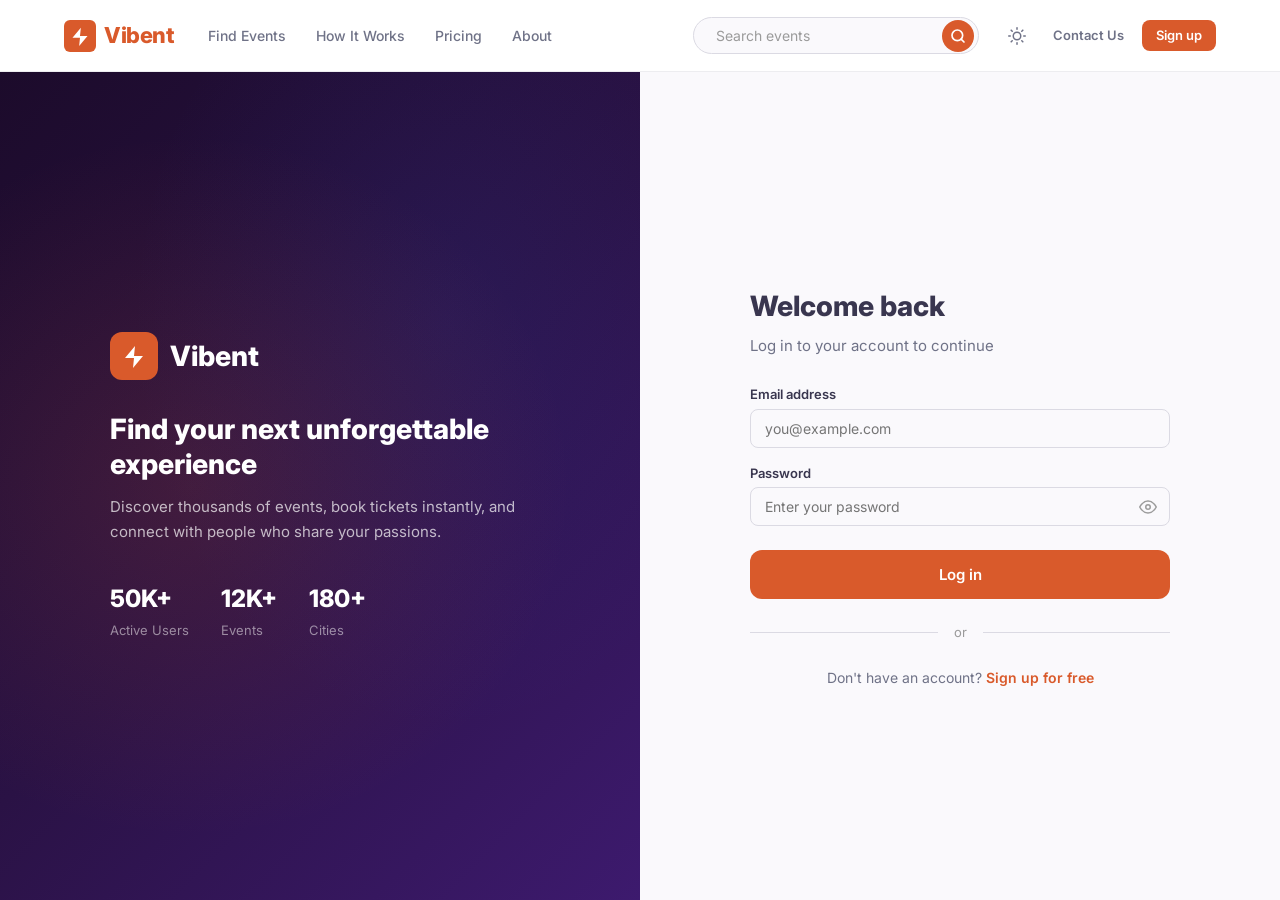
<file: login.html>
<!DOCTYPE html>
<html lang="en" data-theme="light">
<head>
  <script>
  (function(){try{var t=JSON.parse(localStorage.getItem('ep-theme'));if(!t&&window.matchMedia)t=window.matchMedia('(prefers-color-scheme: dark)').matches?'dark':'light';document.documentElement.setAttribute('data-theme',t||'light')}catch(e){}})();
  </script>
  <meta charset="UTF-8">
  <meta name="viewport" content="width=device-width,initial-scale=1">
  <meta name="description" content="Log in to your Vibent account to book events, manage bookings, and more.">
  <title>Log In — Vibent</title>
  <link rel="icon" type="image/svg+xml" href="favicon.svg">
  <link rel="preconnect" href="https://fonts.googleapis.com">
  <link rel="preconnect" href="https://fonts.gstatic.com" crossorigin>
  <link href="https://fonts.googleapis.com/css2?family=Inter:wght@400;500;600;700;800&display=swap" rel="stylesheet">
  <link rel="stylesheet" href="css/style.css">
  <link rel="stylesheet" href="css/darkmode.css">
  <link rel="stylesheet" href="css/responsive.css" media="print" onload="this.media='all'">
  <link rel="stylesheet" href="css/animations.css" media="print" onload="this.media='all'">
</head>
<body>

  <nav class="navbar" id="navbar">
    <div class="navbar__inner">
      <a href="index.html" class="navbar__brand">
        <span class="navbar__brand-icon"><svg width="20" height="20" viewBox="0 0 24 24" fill="currentColor"><path d="M13 2L3 14h9l-1 10 10-12h-9l1-10z"/></svg></span>
        Vibent
      </a>
      <div class="navbar__links" id="navLinks">
        <div class="navbar__links-header">
          <a href="index.html" class="navbar__brand">
            <span class="navbar__brand-icon"><svg width="20" height="20" viewBox="0 0 24 24" fill="currentColor"><path d="M13 2L3 14h9l-1 10 10-12h-9l1-10z"/></svg></span>
            Vibent
          </a>
          <button class="navbar__close" id="navClose" aria-label="Close menu">
            <svg width="20" height="20" viewBox="0 0 24 24" fill="none" stroke="currentColor" stroke-width="2.5" stroke-linecap="round" stroke-linejoin="round"><line x1="18" y1="6" x2="6" y2="18"/><line x1="6" y1="6" x2="18" y2="18"/></svg>
          </button>
        </div>
        <a href="events.html" class="navbar__link">Find Events</a>
        <a href="how-it-works.html" class="navbar__link">How It Works</a>
        <a href="pricing.html" class="navbar__link">Pricing</a>
        <a href="about.html" class="navbar__link">About</a>
      </div>
      <div class="navbar__spacer"></div>
      <div class="navbar__search">
        <input type="text" id="navSearchInput" placeholder="Search events" aria-label="Search events">
        <button class="navbar__search-btn" aria-label="Search">
          <svg width="16" height="16" viewBox="0 0 24 24" fill="none" stroke="currentColor" stroke-width="2.5" stroke-linecap="round" stroke-linejoin="round"><circle cx="11" cy="11" r="8"/><line x1="21" y1="21" x2="16.65" y2="16.65"/></svg>
        </button>
      </div>
      <div class="navbar__actions">
        <button class="theme-toggle" id="themeToggle" aria-label="Toggle dark mode">
          <svg class="icon-sun" width="18" height="18" viewBox="0 0 24 24" fill="none" stroke="currentColor" stroke-width="2" stroke-linecap="round" stroke-linejoin="round"><circle cx="12" cy="12" r="5"/><line x1="12" y1="1" x2="12" y2="3"/><line x1="12" y1="21" x2="12" y2="23"/><line x1="4.22" y1="4.22" x2="5.64" y2="5.64"/><line x1="18.36" y1="18.36" x2="19.78" y2="19.78"/><line x1="1" y1="12" x2="3" y2="12"/><line x1="21" y1="12" x2="23" y2="12"/><line x1="4.22" y1="19.78" x2="5.64" y2="18.36"/><line x1="18.36" y1="5.64" x2="19.78" y2="4.22"/></svg>
          <svg class="icon-moon" width="18" height="18" viewBox="0 0 24 24" fill="none" stroke="currentColor" stroke-width="2" stroke-linecap="round" stroke-linejoin="round"><path d="M21 12.79A9 9 0 1 1 11.21 3 7 7 0 0 0 21 12.79z"/></svg>
        </button>
        <a href="contact.html" class="btn btn--ghost">Contact Us</a>
        <a href="register.html" class="btn btn--primary">Sign up</a>
        <button class="navbar__hamburger" id="hamburger" aria-label="Menu">
          <span></span><span></span><span></span>
        </button>
      </div>
    </div>
  </nav>

  <div class="auth-page">
    <div class="auth-page__visual">
      <div class="auth-page__visual-content">
        <div class="auth-page__brand">
          <span class="navbar__brand-icon" style="width:48px;height:48px;border-radius:12px;"><svg width="24" height="24" viewBox="0 0 24 24" fill="currentColor"><path d="M13 2L3 14h9l-1 10 10-12h-9l1-10z"/></svg></span>
          <span style="font-size:28px;font-weight:800;color:#fff;">Vibent</span>
        </div>
        <h2>Find your next unforgettable experience</h2>
        <p>Discover thousands of events, book tickets instantly, and connect with people who share your passions.</p>
        <div class="auth-page__stats">
          <div class="auth-page__stat">
            <span class="auth-page__stat-num">50K+</span>
            <span class="auth-page__stat-label">Active Users</span>
          </div>
          <div class="auth-page__stat">
            <span class="auth-page__stat-num">12K+</span>
            <span class="auth-page__stat-label">Events</span>
          </div>
          <div class="auth-page__stat">
            <span class="auth-page__stat-num">180+</span>
            <span class="auth-page__stat-label">Cities</span>
          </div>
        </div>
      </div>
    </div>

    <div class="auth-page__form-side">
      <div class="auth-form-wrapper">
        <h1 class="auth-form__title">Welcome back</h1>
        <p class="auth-form__subtitle">Log in to your account to continue</p>

        <form id="loginForm" class="auth-form" novalidate>
          <div class="form-group" id="emailGroup">
            <label for="loginEmail">Email address</label>
            <input type="email" id="loginEmail" name="email" placeholder="you@example.com" autocomplete="email" required>
            <span class="form-error" id="emailError"></span>
          </div>

          <div class="form-group" id="passwordGroup">
            <label for="loginPassword">Password</label>
            <div class="form-input-group">
              <input type="password" id="loginPassword" name="password" placeholder="Enter your password" autocomplete="current-password" required>
              <button type="button" class="form-input-group__toggle" id="togglePassword" aria-label="Show password">
                <svg class="eye-open" width="18" height="18" viewBox="0 0 24 24" fill="none" stroke="currentColor" stroke-width="2"><path d="M1 12s4-8 11-8 11 8 11 8-4 8-11 8-11-8-11-8z"/><circle cx="12" cy="12" r="3"/></svg>
                <svg class="eye-closed" width="18" height="18" viewBox="0 0 24 24" fill="none" stroke="currentColor" stroke-width="2" style="display:none;"><path d="M17.94 17.94A10.07 10.07 0 0 1 12 20c-7 0-11-8-11-8a18.45 18.45 0 0 1 5.06-5.94M9.9 4.24A9.12 9.12 0 0 1 12 4c7 0 11 8 11 8a18.5 18.5 0 0 1-2.16 3.19m-6.72-1.07a3 3 0 1 1-4.24-4.24"/><line x1="1" y1="1" x2="23" y2="23"/></svg>
              </button>
            </div>
            <span class="form-error" id="passwordError"></span>
          </div>

          <button type="submit" class="btn btn--primary btn--lg" style="width:100%;margin-top:8px;" id="loginSubmit">
            Log in
          </button>
        </form>

        <div class="auth-form__divider">
          <span>or</span>
        </div>

        <p class="auth-form__switch">
          Don't have an account? <a href="register.html">Sign up for free</a>
        </p>
      </div>
    </div>
  </div>

  <div class="toast-container" id="toastContainer"></div>

  <script src="js/utils.js" defer></script>
  <script src="js/darkmode.js" defer></script>
  <script src="js/search.js" defer></script>
  <script src="js/events.js" defer></script>
  <script src="js/auth.js" defer></script>
  <script src="js/main.js" defer></script>

  <script>
  document.addEventListener('DOMContentLoaded', function() {
    if (Auth.isLoggedIn()) {
      window.location.href = 'index.html';
      return;
    }

    var form = document.getElementById('loginForm');
    var emailInput = document.getElementById('loginEmail');
    var passwordInput = document.getElementById('loginPassword');
    var emailError = document.getElementById('emailError');
    var passwordError = document.getElementById('passwordError');
    var submitBtn = document.getElementById('loginSubmit');
    var toggleBtn = document.getElementById('togglePassword');

    toggleBtn.addEventListener('click', function() {
      var isPassword = passwordInput.type === 'password';
      passwordInput.type = isPassword ? 'text' : 'password';
      toggleBtn.querySelector('.eye-open').style.display = isPassword ? 'none' : 'block';
      toggleBtn.querySelector('.eye-closed').style.display = isPassword ? 'block' : 'none';
    });

    function clearErrors() {
      emailError.textContent = '';
      passwordError.textContent = '';
      document.getElementById('emailGroup').classList.remove('form-group--error');
      document.getElementById('passwordGroup').classList.remove('form-group--error');
    }

    function showError(field, message) {
      var errorEl = document.getElementById(field + 'Error');
      var groupEl = document.getElementById(field + 'Group');
      if (errorEl) errorEl.textContent = message;
      if (groupEl) groupEl.classList.add('form-group--error');
    }

    emailInput.addEventListener('input', function() {
      clearErrors();
    });

    passwordInput.addEventListener('input', function() {
      clearErrors();
    });

    form.addEventListener('submit', function(e) {
      e.preventDefault();
      clearErrors();

      var result = Auth.login(emailInput.value, passwordInput.value);

      if (!result.success) {
        if (result.errors.email) showError('email', result.errors.email);
        if (result.errors.password) showError('password', result.errors.password);
        return;
      }

      submitBtn.textContent = 'Logging in...';
      submitBtn.disabled = true;
      Utils.showToast('Welcome back, ' + result.user.firstName + '!', 'success');

      var params = new URLSearchParams(window.location.search);
      var redirect = params.get('redirect');
      setTimeout(function() {
        window.location.href = Utils.safeRedirect(redirect);
      }, 600);
    });
  });
  </script>
</body>
</html>
</file>
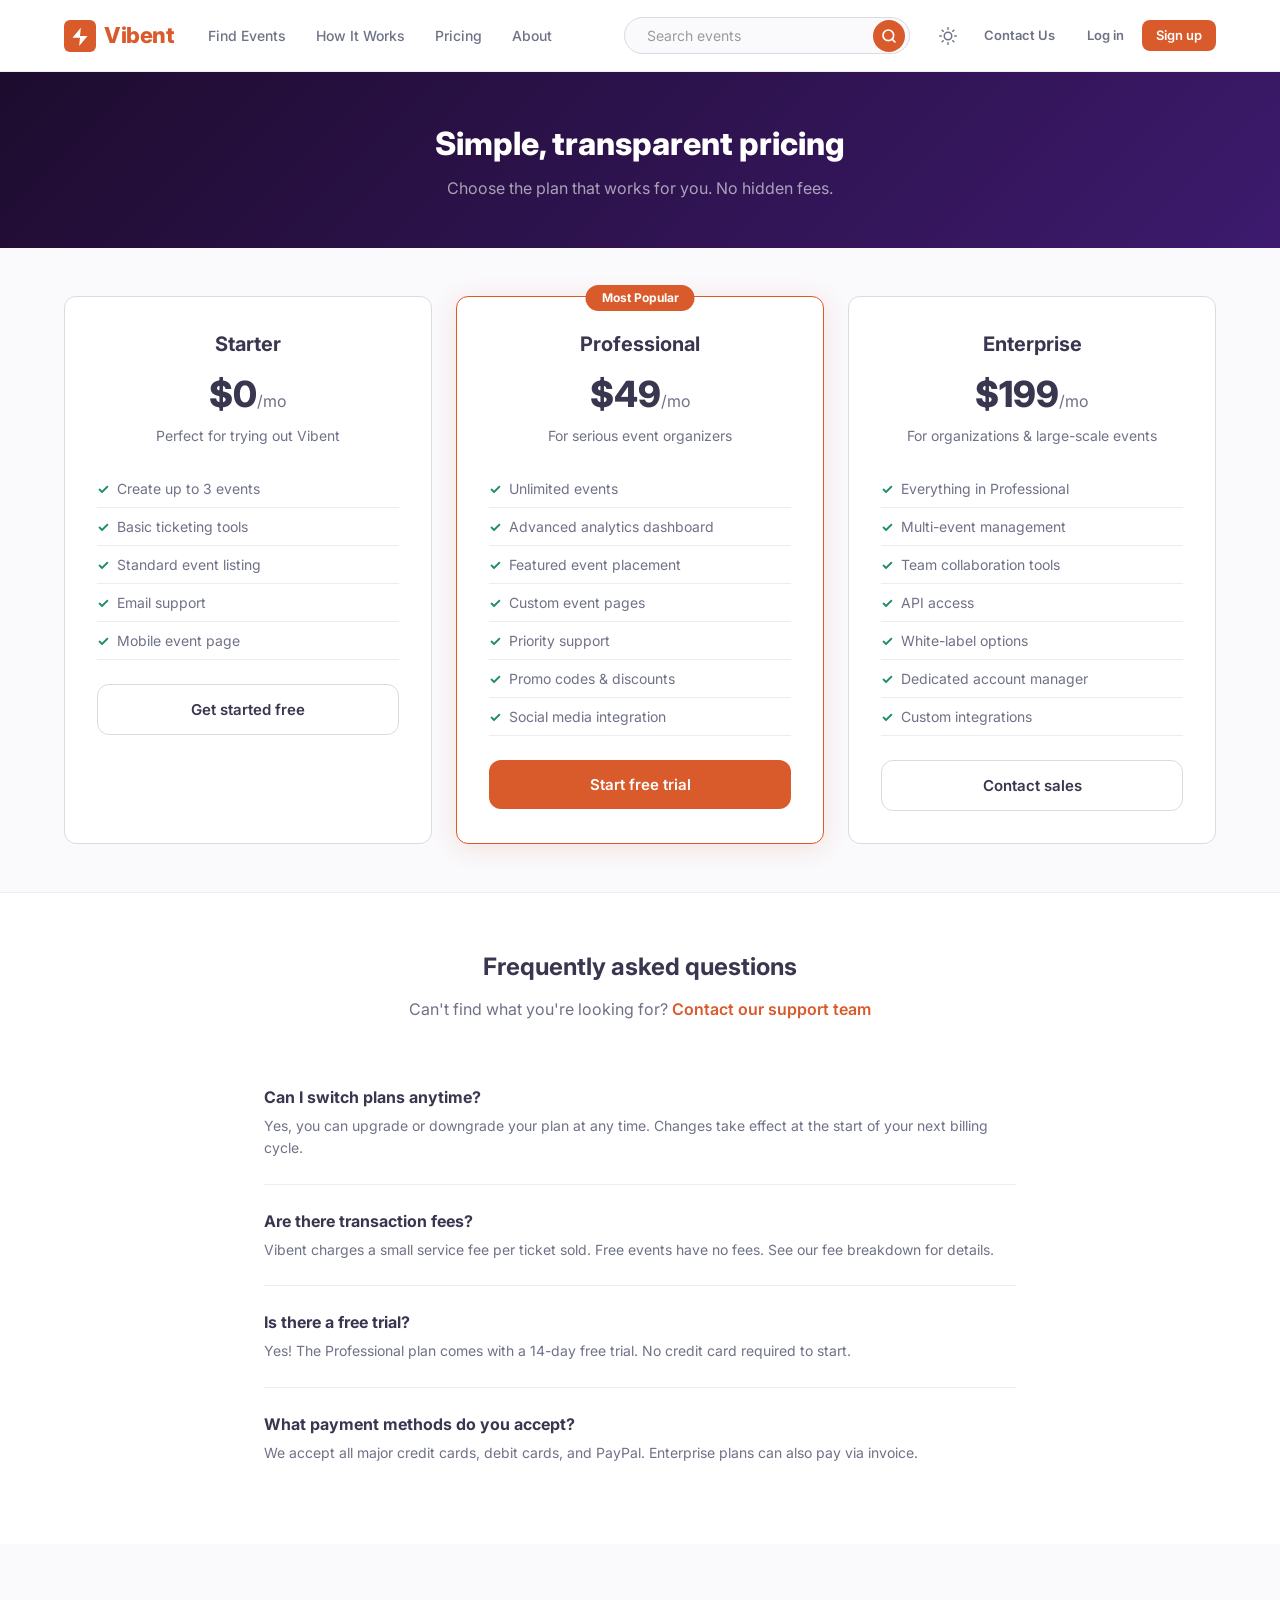
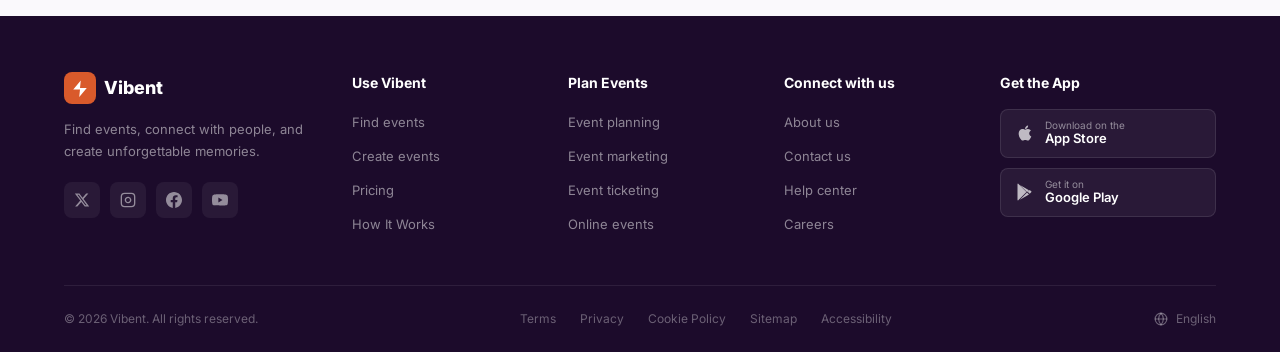
<file: pricing.html>
<!DOCTYPE html>
<html lang="en" data-theme="light">
<head>
  <script>
  (function(){try{var t=JSON.parse(localStorage.getItem('ep-theme'));if(!t&&window.matchMedia)t=window.matchMedia('(prefers-color-scheme: dark)').matches?'dark':'light';document.documentElement.setAttribute('data-theme',t||'light')}catch(e){}})();
  </script>
  <meta charset="UTF-8">
  <meta name="viewport" content="width=device-width,initial-scale=1">
  <meta name="description" content="Simple, transparent pricing for event organizers. Choose the plan that works for you. No hidden fees.">
  <title>Pricing — Vibent</title>
  <link rel="icon" type="image/svg+xml" href="favicon.svg">
  <link rel="preconnect" href="https://fonts.googleapis.com">
  <link rel="preconnect" href="https://fonts.gstatic.com" crossorigin>
  <link href="https://fonts.googleapis.com/css2?family=Inter:wght@400;500;600;700;800&display=swap" rel="stylesheet">
  <link rel="stylesheet" href="css/style.css">
  <link rel="stylesheet" href="css/darkmode.css">
  <link rel="stylesheet" href="css/responsive.css" media="print" onload="this.media='all'">
  <link rel="stylesheet" href="css/animations.css" media="print" onload="this.media='all'">
</head>
<body>

  <nav class="navbar" id="navbar">
    <div class="navbar__inner">
      <a href="index.html" class="navbar__brand">
        <span class="navbar__brand-icon"><svg width="20" height="20" viewBox="0 0 24 24" fill="currentColor"><path d="M13 2L3 14h9l-1 10 10-12h-9l1-10z"/></svg></span>
        Vibent
      </a>
      <div class="navbar__links" id="navLinks">
        <a href="events.html" class="navbar__link">Find Events</a>
        <a href="how-it-works.html" class="navbar__link">How It Works</a>
        <a href="pricing.html" class="navbar__link">Pricing</a>
        <a href="about.html" class="navbar__link">About</a>
      </div>
      <div class="navbar__spacer"></div>
      <div class="navbar__search">
        <input type="text" id="navSearchInput" placeholder="Search events" aria-label="Search events">
        <button class="navbar__search-btn" aria-label="Search">
          <svg width="16" height="16" viewBox="0 0 24 24" fill="none" stroke="currentColor" stroke-width="2.5" stroke-linecap="round" stroke-linejoin="round"><circle cx="11" cy="11" r="8"/><line x1="21" y1="21" x2="16.65" y2="16.65"/></svg>
        </button>
      </div>
      <div class="navbar__actions">
        <button class="theme-toggle" id="themeToggle" aria-label="Toggle dark mode">
          <svg class="icon-sun" width="18" height="18" viewBox="0 0 24 24" fill="none" stroke="currentColor" stroke-width="2" stroke-linecap="round" stroke-linejoin="round"><circle cx="12" cy="12" r="5"/><line x1="12" y1="1" x2="12" y2="3"/><line x1="12" y1="21" x2="12" y2="23"/><line x1="4.22" y1="4.22" x2="5.64" y2="5.64"/><line x1="18.36" y1="18.36" x2="19.78" y2="19.78"/><line x1="1" y1="12" x2="3" y2="12"/><line x1="21" y1="12" x2="23" y2="12"/><line x1="4.22" y1="19.78" x2="5.64" y2="18.36"/><line x1="18.36" y1="5.64" x2="19.78" y2="4.22"/></svg>
          <svg class="icon-moon" width="18" height="18" viewBox="0 0 24 24" fill="none" stroke="currentColor" stroke-width="2" stroke-linecap="round" stroke-linejoin="round"><path d="M21 12.79A9 9 0 1 1 11.21 3 7 7 0 0 0 21 12.79z"/></svg>
        </button>
        <a href="contact.html" class="btn btn--ghost">Contact Us</a>
        <a href="login.html" class="btn btn--ghost">Log in</a>
        <a href="register.html" class="btn btn--primary">Sign up</a>
        <button class="navbar__hamburger" id="hamburger" aria-label="Menu">
          <span></span><span></span><span></span>
        </button>
      </div>
    </div>
  </nav>

  <header class="pricing-hero">
    <div class="container">
      <h1>Simple, transparent pricing</h1>
      <p>Choose the plan that works for you. No hidden fees.</p>
    </div>
  </header>

  <section class="section" style="padding:0;">
    <div class="container">
      <div class="pricing-grid">
        <div class="pricing-card">
          <h3>Starter</h3>
          <div class="price">$0<span>/mo</span></div>
          <p class="price-desc">Perfect for trying out Vibent</p>
          <ul>
            <li>Create up to 3 events</li>
            <li>Basic ticketing tools</li>
            <li>Standard event listing</li>
            <li>Email support</li>
            <li>Mobile event page</li>
          </ul>
          <a href="#" class="btn btn--outline btn--lg" style="width:100%;">Get started free</a>
        </div>
        <div class="pricing-card pricing-card--featured">
          <h3>Professional</h3>
          <div class="price">$49<span>/mo</span></div>
          <p class="price-desc">For serious event organizers</p>
          <ul>
            <li>Unlimited events</li>
            <li>Advanced analytics dashboard</li>
            <li>Featured event placement</li>
            <li>Custom event pages</li>
            <li>Priority support</li>
            <li>Promo codes & discounts</li>
            <li>Social media integration</li>
          </ul>
          <a href="#" class="btn btn--primary btn--lg" style="width:100%;">Start free trial</a>
        </div>
        <div class="pricing-card">
          <h3>Enterprise</h3>
          <div class="price">$199<span>/mo</span></div>
          <p class="price-desc">For organizations & large-scale events</p>
          <ul>
            <li>Everything in Professional</li>
            <li>Multi-event management</li>
            <li>Team collaboration tools</li>
            <li>API access</li>
            <li>White-label options</li>
            <li>Dedicated account manager</li>
            <li>Custom integrations</li>
          </ul>
          <a href="contact.html" class="btn btn--outline btn--lg" style="width:100%;">Contact sales</a>
        </div>
      </div>
    </div>
  </section>

  <section class="section" style="background:var(--bg-white);border-top:1px solid var(--border-light);">
    <div class="container" style="max-width:800px;text-align:center;">
      <h2 style="font-size:24px;font-weight:700;color:var(--text);margin-bottom:12px;">Frequently asked questions</h2>
      <p style="color:var(--text-secondary);margin-bottom:40px;">Can't find what you're looking for? <a href="contact.html" style="color:var(--primary);font-weight:600;">Contact our support team</a></p>
      <div style="text-align:left;">
        <div style="padding:24px 0;border-bottom:1px solid var(--border-light);">
          <h4 style="font-size:16px;font-weight:700;color:var(--text);margin-bottom:6px;">Can I switch plans anytime?</h4>
          <p style="font-size:14px;color:var(--text-secondary);line-height:1.6;">Yes, you can upgrade or downgrade your plan at any time. Changes take effect at the start of your next billing cycle.</p>
        </div>
        <div style="padding:24px 0;border-bottom:1px solid var(--border-light);">
          <h4 style="font-size:16px;font-weight:700;color:var(--text);margin-bottom:6px;">Are there transaction fees?</h4>
          <p style="font-size:14px;color:var(--text-secondary);line-height:1.6;">Vibent charges a small service fee per ticket sold. Free events have no fees. See our fee breakdown for details.</p>
        </div>
        <div style="padding:24px 0;border-bottom:1px solid var(--border-light);">
          <h4 style="font-size:16px;font-weight:700;color:var(--text);margin-bottom:6px;">Is there a free trial?</h4>
          <p style="font-size:14px;color:var(--text-secondary);line-height:1.6;">Yes! The Professional plan comes with a 14-day free trial. No credit card required to start.</p>
        </div>
        <div style="padding:24px 0;">
          <h4 style="font-size:16px;font-weight:700;color:var(--text);margin-bottom:6px;">What payment methods do you accept?</h4>
          <p style="font-size:14px;color:var(--text-secondary);line-height:1.6;">We accept all major credit cards, debit cards, and PayPal. Enterprise plans can also pay via invoice.</p>
        </div>
      </div>
    </div>
  </section>

  <footer class="footer">
    <div class="container">
      <!-- Main Grid -->
      <div style="display:grid;grid-template-columns:1.4fr 1fr 1fr 1fr 1.2fr;gap:36px;padding-bottom:40px;border-bottom:1px solid rgba(255,255,255,0.08);">
        <!-- Brand -->
        <div>
          <a href="index.html" style="display:inline-flex;align-items:center;gap:8px;text-decoration:none;margin-bottom:14px;">
            <span style="width:32px;height:32px;background:var(--primary);border-radius:8px;display:flex;align-items:center;justify-content:center;color:#fff;"><svg width="18" height="18" viewBox="0 0 24 24" fill="currentColor"><path d="M13 2L3 14h9l-1 10 10-12h-9l1-10z"/></svg></span>
            <span style="font-size:18px;font-weight:800;color:#fff;">Vibent</span>
          </a>
          <p style="color:rgba(255,255,255,0.5);font-size:13px;line-height:1.7;max-width:260px;margin-bottom:20px;">Find events, connect with people, and create unforgettable memories.</p>
          <div style="display:flex;gap:10px;">
            <a href="#" style="width:36px;height:36px;display:flex;align-items:center;justify-content:center;border-radius:8px;background:rgba(255,255,255,0.06);color:rgba(255,255,255,0.5);transition:all 0.2s;text-decoration:none;" onmouseover="this.style.background='#1DA1F2';this.style.color='#fff'" onmouseout="this.style.background='rgba(255,255,255,0.06)';this.style.color='rgba(255,255,255,0.5)'" aria-label="Twitter"><svg width="16" height="16" viewBox="0 0 24 24" fill="currentColor"><path d="M18.244 2.25h3.308l-7.227 8.26 8.502 11.24H16.17l-5.214-6.817L4.99 21.75H1.68l7.73-8.835L1.254 2.25H8.08l4.713 6.231zm-1.161 17.52h1.833L7.084 4.126H5.117z"/></svg></a>
            <a href="#" style="width:36px;height:36px;display:flex;align-items:center;justify-content:center;border-radius:8px;background:rgba(255,255,255,0.06);color:rgba(255,255,255,0.5);transition:all 0.2s;text-decoration:none;" onmouseover="this.style.background='linear-gradient(45deg,#f09433,#e6683c,#dc2743,#cc2366,#bc1888)';this.style.color='#fff'" onmouseout="this.style.background='rgba(255,255,255,0.06)';this.style.color='rgba(255,255,255,0.5)'" aria-label="Instagram"><svg width="16" height="16" viewBox="0 0 24 24" fill="none" stroke="currentColor" stroke-width="2"><rect x="2" y="2" width="20" height="20" rx="5"/><path d="M16 11.37A4 4 0 1 1 12.63 8 4 4 0 0 1 16 11.37z"/><line x1="17.5" y1="6.5" x2="17.51" y2="6.5"/></svg></a>
            <a href="#" style="width:36px;height:36px;display:flex;align-items:center;justify-content:center;border-radius:8px;background:rgba(255,255,255,0.06);color:rgba(255,255,255,0.5);transition:all 0.2s;text-decoration:none;" onmouseover="this.style.background='#1877F2';this.style.color='#fff'" onmouseout="this.style.background='rgba(255,255,255,0.06)';this.style.color='rgba(255,255,255,0.5)'" aria-label="Facebook"><svg width="16" height="16" viewBox="0 0 24 24" fill="currentColor"><path d="M24 12.073c0-6.627-5.373-12-12-12s-12 5.373-12 12c0 5.99 4.388 10.954 10.125 11.854v-8.385H7.078v-3.47h3.047V9.43c0-3.007 1.792-4.669 4.533-4.669 1.312 0 2.686.235 2.686.235v2.953H15.83c-1.491 0-1.956.925-1.956 1.874v2.25h3.328l-.532 3.47h-2.796v8.385C19.612 23.027 24 18.062 24 12.073z"/></svg></a>
            <a href="#" style="width:36px;height:36px;display:flex;align-items:center;justify-content:center;border-radius:8px;background:rgba(255,255,255,0.06);color:rgba(255,255,255,0.5);transition:all 0.2s;text-decoration:none;" onmouseover="this.style.background='#FF0000';this.style.color='#fff'" onmouseout="this.style.background='rgba(255,255,255,0.06)';this.style.color='rgba(255,255,255,0.5)'" aria-label="YouTube"><svg width="16" height="16" viewBox="0 0 24 24" fill="currentColor"><path d="M23.498 6.186a3.016 3.016 0 0 0-2.122-2.136C19.505 3.545 12 3.545 12 3.545s-7.505 0-9.377.505A3.017 3.017 0 0 0 .502 6.186C0 8.07 0 12 0 12s0 3.93.502 5.814a3.016 3.016 0 0 0 2.122 2.136c1.871.505 9.376.505 9.376.505s7.505 0 9.377-.505a3.015 3.015 0 0 0 2.122-2.136C24 15.93 24 12 24 12s0-3.93-.502-5.814zM9.545 15.568V8.432L15.818 12l-6.273 3.568z"/></svg></a>
          </div>
        </div>

        <!-- Use Vibent -->
        <div>
          <h4 style="color:#fff;font-size:14px;font-weight:700;margin-bottom:16px;">Use Vibent</h4>
          <ul style="list-style:none;padding:0;margin:0;">
            <li style="margin-bottom:10px;"><a href="events.html" style="color:rgba(255,255,255,0.5);font-size:13px;text-decoration:none;transition:color 0.2s;" onmouseover="this.style.color='#fff'" onmouseout="this.style.color='rgba(255,255,255,0.5)'">Find events</a></li>
            <li style="margin-bottom:10px;"><a href="pricing.html" style="color:rgba(255,255,255,0.5);font-size:13px;text-decoration:none;transition:color 0.2s;" onmouseover="this.style.color='#fff'" onmouseout="this.style.color='rgba(255,255,255,0.5)'">Create events</a></li>
            <li style="margin-bottom:10px;"><a href="pricing.html" style="color:rgba(255,255,255,0.5);font-size:13px;text-decoration:none;transition:color 0.2s;" onmouseover="this.style.color='#fff'" onmouseout="this.style.color='rgba(255,255,255,0.5)'">Pricing</a></li>
            <li style="margin-bottom:10px;"><a href="how-it-works.html" style="color:rgba(255,255,255,0.5);font-size:13px;text-decoration:none;transition:color 0.2s;" onmouseover="this.style.color='#fff'" onmouseout="this.style.color='rgba(255,255,255,0.5)'">How It Works</a></li>
          </ul>
        </div>

        <!-- Plan Events -->
        <div>
          <h4 style="color:#fff;font-size:14px;font-weight:700;margin-bottom:16px;">Plan Events</h4>
          <ul style="list-style:none;padding:0;margin:0;">
            <li style="margin-bottom:10px;"><a href="pricing.html" style="color:rgba(255,255,255,0.5);font-size:13px;text-decoration:none;transition:color 0.2s;" onmouseover="this.style.color='#fff'" onmouseout="this.style.color='rgba(255,255,255,0.5)'">Event planning</a></li>
            <li style="margin-bottom:10px;"><a href="pricing.html" style="color:rgba(255,255,255,0.5);font-size:13px;text-decoration:none;transition:color 0.2s;" onmouseover="this.style.color='#fff'" onmouseout="this.style.color='rgba(255,255,255,0.5)'">Event marketing</a></li>
            <li style="margin-bottom:10px;"><a href="pricing.html" style="color:rgba(255,255,255,0.5);font-size:13px;text-decoration:none;transition:color 0.2s;" onmouseover="this.style.color='#fff'" onmouseout="this.style.color='rgba(255,255,255,0.5)'">Event ticketing</a></li>
            <li style="margin-bottom:10px;"><a href="events.html" style="color:rgba(255,255,255,0.5);font-size:13px;text-decoration:none;transition:color 0.2s;" onmouseover="this.style.color='#fff'" onmouseout="this.style.color='rgba(255,255,255,0.5)'">Online events</a></li>
          </ul>
        </div>

        <!-- Connect -->
        <div>
          <h4 style="color:#fff;font-size:14px;font-weight:700;margin-bottom:16px;">Connect with us</h4>
          <ul style="list-style:none;padding:0;margin:0;">
            <li style="margin-bottom:10px;"><a href="about.html" style="color:rgba(255,255,255,0.5);font-size:13px;text-decoration:none;transition:color 0.2s;" onmouseover="this.style.color='#fff'" onmouseout="this.style.color='rgba(255,255,255,0.5)'">About us</a></li>
            <li style="margin-bottom:10px;"><a href="contact.html" style="color:rgba(255,255,255,0.5);font-size:13px;text-decoration:none;transition:color 0.2s;" onmouseover="this.style.color='#fff'" onmouseout="this.style.color='rgba(255,255,255,0.5)'">Contact us</a></li>
            <li style="margin-bottom:10px;"><a href="contact.html" style="color:rgba(255,255,255,0.5);font-size:13px;text-decoration:none;transition:color 0.2s;" onmouseover="this.style.color='#fff'" onmouseout="this.style.color='rgba(255,255,255,0.5)'">Help center</a></li>
            <li style="margin-bottom:10px;"><a href="about.html" style="color:rgba(255,255,255,0.5);font-size:13px;text-decoration:none;transition:color 0.2s;" onmouseover="this.style.color='#fff'" onmouseout="this.style.color='rgba(255,255,255,0.5)'">Careers</a></li>
          </ul>
        </div>

        <!-- Download -->
        <div>
          <h4 style="color:#fff;font-size:14px;font-weight:700;margin-bottom:16px;">Get the App</h4>
          <div style="display:flex;flex-direction:column;gap:10px;">
            <a href="#" style="display:flex;align-items:center;gap:10px;padding:10px 14px;background:rgba(255,255,255,0.06);border:1px solid rgba(255,255,255,0.1);border-radius:var(--radius);text-decoration:none;transition:all 0.2s;" onmouseover="this.style.borderColor='rgba(255,255,255,0.2)'" onmouseout="this.style.borderColor='rgba(255,255,255,0.1)'">
              <svg width="20" height="20" viewBox="0 0 24 24" fill="rgba(255,255,255,0.7)"><path d="M17.05 20.28c-.98.95-2.05.8-3.08.35-1.09-.46-2.09-.48-3.24 0-1.44.62-2.2.44-3.06-.35C2.79 15.25 3.51 7.59 9.05 7.31c1.35.07 2.29.74 3.08.8 1.18-.24 2.31-.93 3.57-.84 1.51.12 2.65.72 3.4 1.8-3.12 1.87-2.38 5.98.48 7.13-.57 1.5-1.31 2.99-2.54 4.09zM12.03 7.25c-.15-2.23 1.66-4.07 3.74-4.25.32 2.32-2.12 4.51-3.74 4.25z"/></svg>
              <div>
                <div style="font-size:10px;color:rgba(255,255,255,0.5);line-height:1;">Download on the</div>
                <div style="font-size:13px;font-weight:600;color:#fff;line-height:1.3;">App Store</div>
              </div>
            </a>
            <a href="#" style="display:flex;align-items:center;gap:10px;padding:10px 14px;background:rgba(255,255,255,0.06);border:1px solid rgba(255,255,255,0.1);border-radius:var(--radius);text-decoration:none;transition:all 0.2s;" onmouseover="this.style.borderColor='rgba(255,255,255,0.2)'" onmouseout="this.style.borderColor='rgba(255,255,255,0.1)'">
              <svg width="20" height="20" viewBox="0 0 24 24" fill="rgba(255,255,255,0.7)"><path d="M3.609 1.814L13.792 12 3.61 22.186a.996.996 0 0 1-.61-.92V2.734a1 1 0 0 1 .609-.92zm10.89 10.893l2.302 2.302-10.937 6.333 8.635-8.635zm3.199-3.199l2.302 2.302-2.302 2.302-2.535-2.302 2.535-2.302zM5.864 3.458L16.8 9.79l-2.302 2.302L5.864 3.458z"/></svg>
              <div>
                <div style="font-size:10px;color:rgba(255,255,255,0.5);line-height:1;">Get it on</div>
                <div style="font-size:13px;font-weight:600;color:#fff;line-height:1.3;">Google Play</div>
              </div>
            </a>
          </div>
        </div>
      </div>

      <!-- Bottom -->
      <div style="display:flex;align-items:center;justify-content:space-between;padding:24px 0;flex-wrap:wrap;gap:12px;">
        <div style="display:flex;align-items:center;gap:16px;">
          <p style="color:rgba(255,255,255,0.35);font-size:12px;margin:0;">&copy; 2026 Vibent. All rights reserved.</p>
        </div>
        <div style="display:flex;align-items:center;gap:24px;flex-wrap:wrap;">
          <a href="#" style="color:rgba(255,255,255,0.35);font-size:12px;text-decoration:none;transition:color 0.2s;" onmouseover="this.style.color='#fff'" onmouseout="this.style.color='rgba(255,255,255,0.35)'">Terms</a>
          <a href="#" style="color:rgba(255,255,255,0.35);font-size:12px;text-decoration:none;transition:color 0.2s;" onmouseover="this.style.color='#fff'" onmouseout="this.style.color='rgba(255,255,255,0.35)'">Privacy</a>
          <a href="#" style="color:rgba(255,255,255,0.35);font-size:12px;text-decoration:none;transition:color 0.2s;" onmouseover="this.style.color='#fff'" onmouseout="this.style.color='rgba(255,255,255,0.35)'">Cookie Policy</a>
          <a href="#" style="color:rgba(255,255,255,0.35);font-size:12px;text-decoration:none;transition:color 0.2s;" onmouseover="this.style.color='#fff'" onmouseout="this.style.color='rgba(255,255,255,0.35)'">Sitemap</a>
          <a href="#" style="color:rgba(255,255,255,0.35);font-size:12px;text-decoration:none;transition:color 0.2s;" onmouseover="this.style.color='#fff'" onmouseout="this.style.color='rgba(255,255,255,0.35)'">Accessibility</a>
        </div>
        <div style="display:flex;align-items:center;gap:8px;">
          <svg width="14" height="14" viewBox="0 0 24 24" fill="none" stroke="rgba(255,255,255,0.35)" stroke-width="2" stroke-linecap="round" stroke-linejoin="round"><circle cx="12" cy="12" r="10"/><line x1="2" y1="12" x2="22" y2="12"/><path d="M12 2a15.3 15.3 0 0 1 4 10 15.3 15.3 0 0 1-4 10 15.3 15.3 0 0 1-4-10 15.3 15.3 0 0 1 4-10z"/></svg>
          <span style="color:rgba(255,255,255,0.35);font-size:12px;">English</span>
        </div>
      </div>
    </div>
  </footer>

  <div class="toast-container" id="toastContainer"></div>
  <button class="back-to-top" id="backToTop" aria-label="Back to top">
    <svg width="18" height="18" viewBox="0 0 24 24" fill="none" stroke="currentColor" stroke-width="2.5" stroke-linecap="round" stroke-linejoin="round"><polyline points="18 15 12 9 6 15"/></svg>
  </button>
  <script src="js/utils.js" defer></script>
  <script src="js/darkmode.js" defer></script>
  <script src="js/search.js" defer></script>
  <script src="js/events.js" defer></script>
  <script src="js/auth.js" defer></script>
  <script src="js/main.js" defer></script>
</body>
</html>
</file>
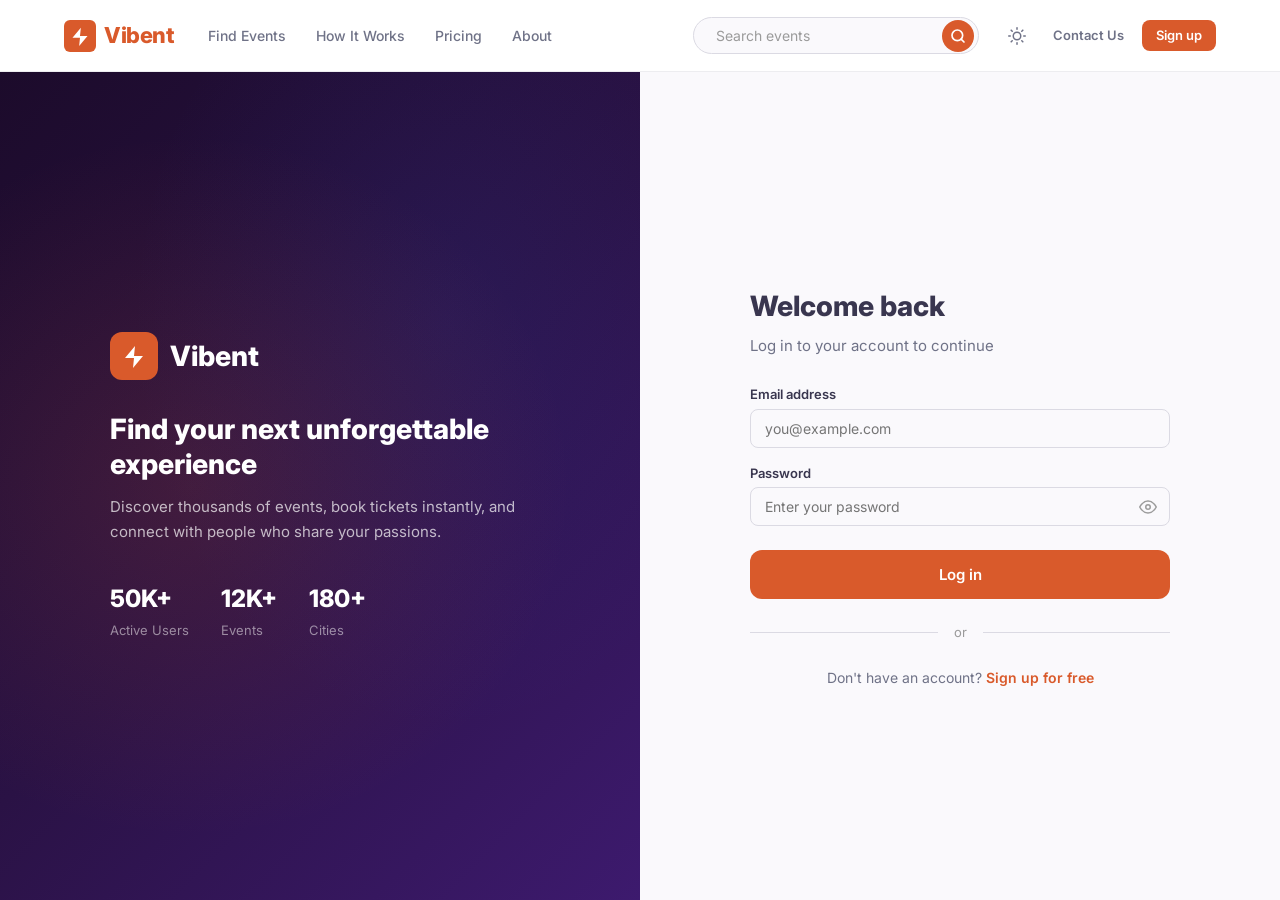
<file: profile.html>
<!DOCTYPE html>
<html lang="en" data-theme="light">
<head>
  <script>
  (function(){try{var t=JSON.parse(localStorage.getItem('ep-theme'));if(!t&&window.matchMedia)t=window.matchMedia('(prefers-color-scheme: dark)').matches?'dark':'light';document.documentElement.setAttribute('data-theme',t||'light')}catch(e){}})();
  </script>
  <meta charset="UTF-8">
  <meta name="viewport" content="width=device-width,initial-scale=1">
  <title>My Profile — Vibent</title>
  <link rel="icon" type="image/svg+xml" href="favicon.svg">
  <link rel="preconnect" href="https://fonts.googleapis.com">
  <link rel="preconnect" href="https://fonts.gstatic.com" crossorigin>
  <link href="https://fonts.googleapis.com/css2?family=Inter:wght@400;500;600;700;800&display=swap" rel="stylesheet">
  <link rel="stylesheet" href="css/style.css">
  <link rel="stylesheet" href="css/darkmode.css">
  <link rel="stylesheet" href="css/responsive.css" media="print" onload="this.media='all'">
  <link rel="stylesheet" href="css/animations.css" media="print" onload="this.media='all'">
</head>
<body>
  <nav class="navbar" id="navbar">
    <div class="navbar__inner">
      <a href="index.html" class="navbar__brand"><span class="navbar__brand-icon"><svg width="20" height="20" viewBox="0 0 24 24" fill="currentColor"><path d="M13 2L3 14h9l-1 10 10-12h-9l1-10z"/></svg></span>Vibent</a>
      <div class="navbar__links" id="navLinks">
        <div class="navbar__links-header">
          <a href="index.html" class="navbar__brand"><span class="navbar__brand-icon"><svg width="20" height="20" viewBox="0 0 24 24" fill="currentColor"><path d="M13 2L3 14h9l-1 10 10-12h-9l1-10z"/></svg></span>Vibent</a>
          <button class="navbar__close" id="navClose" aria-label="Close menu"><svg width="20" height="20" viewBox="0 0 24 24" fill="none" stroke="currentColor" stroke-width="2.5"><line x1="18" y1="6" x2="6" y2="18"/><line x1="6" y1="6" x2="18" y2="18"/></svg></button>
        </div>
        <a href="events.html" class="navbar__link">Find Events</a>
        <a href="how-it-works.html" class="navbar__link">How It Works</a>
        <a href="pricing.html" class="navbar__link">Pricing</a>
        <a href="about.html" class="navbar__link">About</a>
      </div>
      <div class="navbar__spacer"></div>
      <div class="navbar__search"><input type="text" id="navSearchInput" placeholder="Search events" aria-label="Search events"><button class="navbar__search-btn" aria-label="Search"><svg width="16" height="16" viewBox="0 0 24 24" fill="none" stroke="currentColor" stroke-width="2.5"><circle cx="11" cy="11" r="8"/><line x1="21" y1="21" x2="16.65" y2="16.65"/></svg></button></div>
      <div class="navbar__actions">
        <button class="theme-toggle" id="themeToggle" aria-label="Toggle dark mode"><svg class="icon-sun" width="18" height="18" viewBox="0 0 24 24" fill="none" stroke="currentColor" stroke-width="2"><circle cx="12" cy="12" r="5"/><line x1="12" y1="1" x2="12" y2="3"/><line x1="12" y1="21" x2="12" y2="23"/><line x1="4.22" y1="4.22" x2="5.64" y2="5.64"/><line x1="18.36" y1="18.36" x2="19.78" y2="19.78"/><line x1="1" y1="12" x2="3" y2="12"/><line x1="21" y1="12" x2="23" y2="12"/><line x1="4.22" y1="19.78" x2="5.64" y2="18.36"/><line x1="18.36" y1="5.64" x2="19.78" y2="4.22"/></svg><svg class="icon-moon" width="18" height="18" viewBox="0 0 24 24" fill="none" stroke="currentColor" stroke-width="2"><path d="M21 12.79A9 9 0 1 1 11.21 3 7 7 0 0 0 21 12.79z"/></svg></button>
        <a href="contact.html" class="btn btn--ghost">Contact Us</a>
        <a href="login.html" class="btn btn--ghost">Log in</a>
        <a href="register.html" class="btn btn--primary">Sign up</a>
        <button class="navbar__hamburger" id="hamburger" aria-label="Menu"><span></span><span></span><span></span></button>
      </div>
    </div>
  </nav>

  <div class="page-header">
    <div class="container"><h1>My Profile</h1><p>Manage your account settings and preferences</p></div>
  </div>

  <div class="container" style="padding-top:40px;padding-bottom:60px;">
    <div class="profile-layout">
      <div class="profile-sidebar">
        <div class="profile-card">
          <div class="profile-card__avatar" id="profileAvatar"></div>
          <h3 class="profile-card__name" id="profileName"></h3>
          <p class="profile-card__email" id="profileEmail"></p>
          <p class="profile-card__joined" id="profileJoined"></p>
          <div class="profile-card__stats">
            <a href="wishlist.html" class="profile-stat"><span class="profile-stat__num" id="favCount">0</span><span class="profile-stat__label">Favourites</span></a>
            <a href="bookings.html" class="profile-stat"><span class="profile-stat__num" id="bookingCount">0</span><span class="profile-stat__label">Bookings</span></a>
          </div>
        </div>
        <nav class="profile-nav">
          <a href="profile.html" class="profile-nav__link active">
            <svg width="16" height="16" viewBox="0 0 24 24" fill="none" stroke="currentColor" stroke-width="2"><path d="M20 21v-2a4 4 0 0 0-4-4H8a4 4 0 0 0-4 4v2"/><circle cx="12" cy="7" r="4"/></svg>
            Profile
          </a>
          <a href="bookings.html" class="profile-nav__link">
            <svg width="16" height="16" viewBox="0 0 24 24" fill="none" stroke="currentColor" stroke-width="2"><rect x="2" y="7" width="20" height="14" rx="2" ry="2"/><path d="M16 21V5a2 2 0 0 0-2-2h-4a2 2 0 0 0-2 2v16"/></svg>
            My Bookings
          </a>
          <a href="wishlist.html" class="profile-nav__link">
            <svg width="16" height="16" viewBox="0 0 24 24" fill="none" stroke="currentColor" stroke-width="2"><path d="M20.84 4.61a5.5 5.5 0 0 0-7.78 0L12 5.67l-1.06-1.06a5.5 5.5 0 0 0-7.78 7.78l1.06 1.06L12 21.23l7.78-7.78 1.06-1.06a5.5 5.5 0 0 0 0-7.78z"/></svg>
            Wishlist
          </a>
        </nav>
      </div>

      <div class="profile-main">
        <div class="profile-section">
          <h2 class="profile-section__title">Personal Information</h2>
          <p class="profile-section__desc">Update your personal details below</p>
          <form id="profileForm" class="profile-form" novalidate>
            <div class="form-row">
              <div class="form-group" id="profFirstNameGroup"><label for="profFirstName">First name</label><input type="text" id="profFirstName" autocomplete="given-name" required><span class="form-error" id="profFirstNameError"></span></div>
              <div class="form-group" id="profLastNameGroup"><label for="profLastName">Last name</label><input type="text" id="profLastName" autocomplete="family-name" required><span class="form-error" id="profLastNameError"></span></div>
            </div>
            <div class="form-group"><label>Email address</label><input type="email" id="profEmail" disabled style="opacity:0.6;cursor:not-allowed;"><span style="font-size:12px;color:var(--text-muted);">Email cannot be changed</span></div>
            <div class="form-group" id="profPhoneGroup"><label for="profPhone">Phone number</label><input type="tel" id="profPhone" autocomplete="tel"><span class="form-error" id="profPhoneError"></span></div>
            <div style="display:flex;gap:12px;margin-top:8px;">
              <button type="submit" class="btn btn--primary" id="saveProfileBtn">Save Changes</button>
            </div>
          </form>
        </div>

        <div class="profile-section">
          <h2 class="profile-section__title">Change Password</h2>
          <p class="profile-section__desc">Ensure your account stays secure</p>
          <form id="passwordForm" class="profile-form" novalidate>
            <div class="form-group" id="curPwGroup"><label for="curPw">Current password</label><input type="password" id="curPw" autocomplete="current-password" required><span class="form-error" id="curPwError"></span></div>
            <div class="form-group" id="newPwGroup"><label for="newPw">New password</label><input type="password" id="newPw" placeholder="At least 6 characters" autocomplete="new-password" required><span class="form-error" id="newPwError"></span></div>
            <div style="display:flex;gap:12px;margin-top:8px;">
              <button type="submit" class="btn btn--outline" id="changePwBtn">Update Password</button>
            </div>
          </form>
        </div>

        <div class="profile-section profile-section--danger">
          <h2 class="profile-section__title">Account</h2>
          <div style="display:flex;align-items:center;justify-content:space-between;">
            <div><p style="font-size:14px;color:var(--text-secondary);">Log out of your account on this device</p></div>
            <button class="btn btn--ghost" style="color:#EF4444;" id="profileLogoutBtn">Log out</button>
          </div>
        </div>
      </div>
    </div>
  </div>

  <div class="toast-container" id="toastContainer"></div>
  <button class="back-to-top" id="backToTop" aria-label="Back to top"><svg width="18" height="18" viewBox="0 0 24 24" fill="none" stroke="currentColor" stroke-width="2.5"><polyline points="18 15 12 9 6 15"/></svg></button>
  <script src="js/utils.js" defer></script>
  <script src="js/darkmode.js" defer></script>
  <script src="js/search.js" defer></script>
  <script src="js/events.js" defer></script>
  <script src="js/auth.js" defer></script>
  <script src="js/booking.js" defer></script>
  <script src="js/main.js" defer></script>
  <script>
  document.addEventListener('DOMContentLoaded', function() {
    if (!Auth.guard()) return;
    var user = Auth.getCurrentUser();
    document.getElementById('profileAvatar').innerHTML = Auth.getInitials();
    document.getElementById('profileName').textContent = Auth.getFullName();
    document.getElementById('profileEmail').textContent = user.email;
    document.getElementById('profileJoined').textContent = 'Member since ' + new Date(user.createdAt).toLocaleDateString('en-US', {month:'long', year:'numeric'});
    document.getElementById('profFirstName').value = user.firstName;
    document.getElementById('profLastName').value = user.lastName;
    document.getElementById('profEmail').value = user.email;
    document.getElementById('profPhone').value = user.phone || '';
    var favs = Events.getFavorites();
    document.getElementById('favCount').textContent = favs.length;
    var stats = Booking.getStats();
    document.getElementById('bookingCount').textContent = stats.total;

    document.getElementById('profileForm').addEventListener('submit', function(e) {
      e.preventDefault();
      document.querySelectorAll('.form-group--error').forEach(function(el){el.classList.remove('form-group--error');});
      document.querySelectorAll('.form-error').forEach(function(el){el.textContent='';});
      var result = Auth.updateProfile({
        firstName: document.getElementById('profFirstName').value,
        lastName: document.getElementById('profLastName').value,
        phone: document.getElementById('profPhone').value
      });
      if (!result.success) {
        Object.keys(result.errors).forEach(function(k){
          var eId = 'prof'+k.charAt(0).toUpperCase()+k.slice(1)+'Error';
          var gId = 'prof'+k.charAt(0).toUpperCase()+k.slice(1)+'Group';
          var eEl = document.getElementById(eId); if(eEl) eEl.textContent = result.errors[k];
          var gEl = document.getElementById(gId); if(gEl) gEl.classList.add('form-group--error');
        });
        return;
      }
      document.getElementById('profileAvatar').innerHTML = Auth.getInitials();
      document.getElementById('profileName').textContent = Auth.getFullName();
      Auth.updateNavbar();
      Utils.showToast('Profile updated successfully', 'success');
    });

    document.getElementById('passwordForm').addEventListener('submit', function(e) {
      e.preventDefault();
      document.querySelectorAll('#passwordForm .form-error').forEach(function(el){el.textContent='';});
      document.getElementById('curPwGroup').classList.remove('form-group--error');
      document.getElementById('newPwGroup').classList.remove('form-group--error');
      var result = Auth.changePassword(document.getElementById('curPw').value, document.getElementById('newPw').value);
      if (!result.success) {
        if(result.errors.currentPassword){document.getElementById('curPwError').textContent=result.errors.currentPassword;document.getElementById('curPwGroup').classList.add('form-group--error');}
        if(result.errors.newPassword){document.getElementById('newPwError').textContent=result.errors.newPassword;document.getElementById('newPwGroup').classList.add('form-group--error');}
        return;
      }
      document.getElementById('curPw').value = '';
      document.getElementById('newPw').value = '';
      Utils.showToast('Password updated successfully', 'success');
    });

    document.getElementById('profileLogoutBtn').addEventListener('click', function() { Auth.logout(); });
  });
  </script>
</body>
</html>
</file>
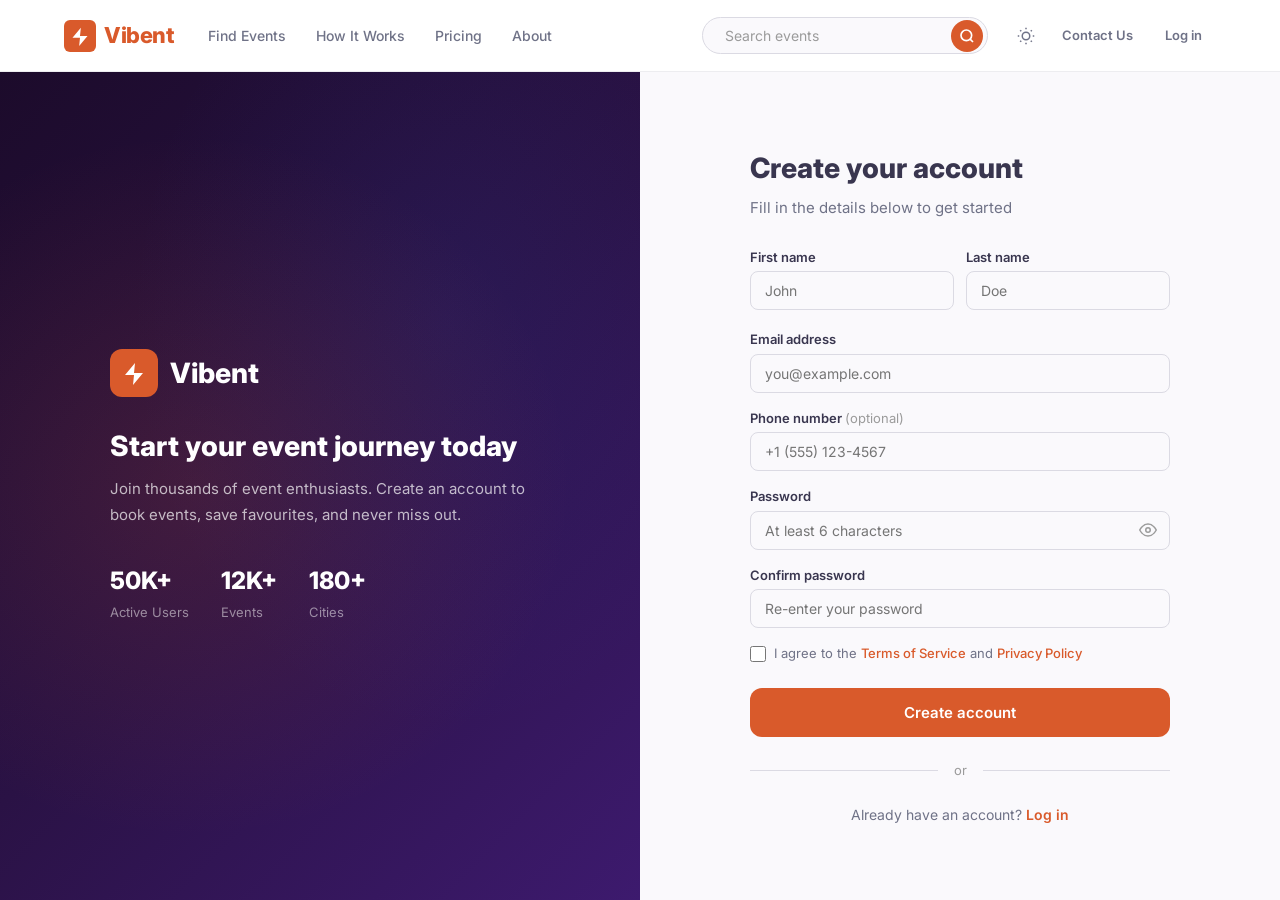
<file: register.html>
<!DOCTYPE html>
<html lang="en" data-theme="light">
<head>
  <script>
  (function(){try{var t=JSON.parse(localStorage.getItem('ep-theme'));if(!t&&window.matchMedia)t=window.matchMedia('(prefers-color-scheme: dark)').matches?'dark':'light';document.documentElement.setAttribute('data-theme',t||'light')}catch(e){}})();
  </script>
  <meta charset="UTF-8">
  <meta name="viewport" content="width=device-width,initial-scale=1">
  <title>Sign Up — Vibent</title>
  <link rel="icon" type="image/svg+xml" href="favicon.svg">
  <link rel="preconnect" href="https://fonts.googleapis.com">
  <link rel="preconnect" href="https://fonts.gstatic.com" crossorigin>
  <link href="https://fonts.googleapis.com/css2?family=Inter:wght@400;500;600;700;800&display=swap" rel="stylesheet">
  <link rel="stylesheet" href="css/style.css">
  <link rel="stylesheet" href="css/darkmode.css">
  <link rel="stylesheet" href="css/responsive.css" media="print" onload="this.media='all'">
  <link rel="stylesheet" href="css/animations.css" media="print" onload="this.media='all'">
</head>
<body>
  <nav class="navbar" id="navbar">
    <div class="navbar__inner">
      <a href="index.html" class="navbar__brand"><span class="navbar__brand-icon"><svg width="20" height="20" viewBox="0 0 24 24" fill="currentColor"><path d="M13 2L3 14h9l-1 10 10-12h-9l1-10z"/></svg></span>Vibent</a>
      <div class="navbar__links" id="navLinks">
        <div class="navbar__links-header">
          <a href="index.html" class="navbar__brand"><span class="navbar__brand-icon"><svg width="20" height="20" viewBox="0 0 24 24" fill="currentColor"><path d="M13 2L3 14h9l-1 10 10-12h-9l1-10z"/></svg></span>Vibent</a>
          <button class="navbar__close" id="navClose" aria-label="Close menu"><svg width="20" height="20" viewBox="0 0 24 24" fill="none" stroke="currentColor" stroke-width="2.5"><line x1="18" y1="6" x2="6" y2="18"/><line x1="6" y1="6" x2="18" y2="18"/></svg></button>
        </div>
        <a href="events.html" class="navbar__link">Find Events</a>
        <a href="how-it-works.html" class="navbar__link">How It Works</a>
        <a href="pricing.html" class="navbar__link">Pricing</a>
        <a href="about.html" class="navbar__link">About</a>
      </div>
      <div class="navbar__spacer"></div>
      <div class="navbar__search"><input type="text" id="navSearchInput" placeholder="Search events" aria-label="Search events"><button class="navbar__search-btn" aria-label="Search"><svg width="16" height="16" viewBox="0 0 24 24" fill="none" stroke="currentColor" stroke-width="2.5"><circle cx="11" cy="11" r="8"/><line x1="21" y1="21" x2="16.65" y2="16.65"/></svg></button></div>
      <div class="navbar__actions">
        <button class="theme-toggle" id="themeToggle" aria-label="Toggle dark mode"><svg class="icon-sun" width="18" height="18" viewBox="0 0 24 24" fill="none" stroke="currentColor" stroke-width="2"><circle cx="12" cy="12" r="5"/><line x1="12" y1="1" x2="12" y2="3"/><line x1="12" y1="21" x2="12" y2="23"/><line x1="4.22" y1="4.22" x2="5.64" y2="5.64"/><line x1="18.36" y1="18.36" x2="19.78" y2="19.78"/><line x1="1" y1="12" x2="3" y2="12"/><line x1="21" y1="12" x2="23" y2="12"/><line x1="4.22" y1="19.78" x2="5.64" y2="18.36"/><line x1="18.36" y1="5.64" x2="19.78" y2="4.22"/></svg><svg class="icon-moon" width="18" height="18" viewBox="0 0 24 24" fill="none" stroke="currentColor" stroke-width="2"><path d="M21 12.79A9 9 0 1 1 11.21 3 7 7 0 0 0 21 12.79z"/></svg></button>
        <a href="contact.html" class="btn btn--ghost">Contact Us</a>
        <a href="login.html" class="btn btn--ghost">Log in</a>
        <button class="navbar__hamburger" id="hamburger" aria-label="Menu"><span></span><span></span><span></span></button>
      </div>
    </div>
  </nav>

  <div class="auth-page">
    <div class="auth-page__visual">
      <div class="auth-page__visual-content">
        <div class="auth-page__brand"><span class="navbar__brand-icon" style="width:48px;height:48px;border-radius:12px;"><svg width="24" height="24" viewBox="0 0 24 24" fill="currentColor"><path d="M13 2L3 14h9l-1 10 10-12h-9l1-10z"/></svg></span><span style="font-size:28px;font-weight:800;color:#fff;">Vibent</span></div>
        <h2>Start your event journey today</h2>
        <p>Join thousands of event enthusiasts. Create an account to book events, save favourites, and never miss out.</p>
        <div class="auth-page__stats">
          <div class="auth-page__stat"><span class="auth-page__stat-num">50K+</span><span class="auth-page__stat-label">Active Users</span></div>
          <div class="auth-page__stat"><span class="auth-page__stat-num">12K+</span><span class="auth-page__stat-label">Events</span></div>
          <div class="auth-page__stat"><span class="auth-page__stat-num">180+</span><span class="auth-page__stat-label">Cities</span></div>
        </div>
      </div>
    </div>
    <div class="auth-page__form-side">
      <div class="auth-form-wrapper">
        <h1 class="auth-form__title">Create your account</h1>
        <p class="auth-form__subtitle">Fill in the details below to get started</p>
        <form id="registerForm" class="auth-form" novalidate>
          <div class="form-row">
            <div class="form-group" id="firstNameGroup"><label for="regFirstName">First name</label><input type="text" id="regFirstName" name="firstName" placeholder="John" autocomplete="given-name" required><span class="form-error" id="firstNameError"></span></div>
            <div class="form-group" id="lastNameGroup"><label for="regLastName">Last name</label><input type="text" id="regLastName" name="lastName" placeholder="Doe" autocomplete="family-name" required><span class="form-error" id="lastNameError"></span></div>
          </div>
          <div class="form-group" id="regEmailGroup"><label for="regEmail">Email address</label><input type="email" id="regEmail" name="email" placeholder="you@example.com" autocomplete="email" required><span class="form-error" id="regEmailError"></span></div>
          <div class="form-group" id="regPhoneGroup"><label for="regPhone">Phone number <span style="font-weight:400;color:var(--text-muted);">(optional)</span></label><input type="tel" id="regPhone" name="phone" placeholder="+1 (555) 123-4567" autocomplete="tel"><span class="form-error" id="regPhoneError"></span></div>
          <div class="form-group" id="regPasswordGroup"><label for="regPassword">Password</label>
            <div class="form-input-group"><input type="password" id="regPassword" name="password" placeholder="At least 6 characters" autocomplete="new-password" required><button type="button" class="form-input-group__toggle" id="toggleRegPassword" aria-label="Show password"><svg class="eye-open" width="18" height="18" viewBox="0 0 24 24" fill="none" stroke="currentColor" stroke-width="2"><path d="M1 12s4-8 11-8 11 8 11 8-4 8-11 8-11-8-11-8z"/><circle cx="12" cy="12" r="3"/></svg><svg class="eye-closed" width="18" height="18" viewBox="0 0 24 24" fill="none" stroke="currentColor" stroke-width="2" style="display:none;"><path d="M17.94 17.94A10.07 10.07 0 0 1 12 20c-7 0-11-8-11-8a18.45 18.45 0 0 1 5.06-5.94M9.9 4.24A9.12 9.12 0 0 1 12 4c7 0 11 8 11 8a18.5 18.5 0 0 1-2.16 3.19m-6.72-1.07a3 3 0 1 1-4.24-4.24"/><line x1="1" y1="1" x2="23" y2="23"/></svg></button></div>
            <span class="form-error" id="regPasswordError"></span>
          </div>
          <div class="form-group" id="regConfirmGroup"><label for="regConfirm">Confirm password</label><input type="password" id="regConfirm" name="confirmPassword" placeholder="Re-enter your password" autocomplete="new-password" required><span class="form-error" id="regConfirmError"></span></div>
          <div class="form-check"><input type="checkbox" id="agreeTerms" required><label for="agreeTerms">I agree to the <a href="#">Terms of Service</a> and <a href="#">Privacy Policy</a></label><span class="form-error" id="termsError"></span></div>
          <button type="submit" class="btn btn--primary btn--lg" style="width:100%;margin-top:8px;" id="registerSubmit">Create account</button>
        </form>
        <div class="auth-form__divider"><span>or</span></div>
        <p class="auth-form__switch">Already have an account? <a href="login.html">Log in</a></p>
      </div>
    </div>
  </div>

  <div class="toast-container" id="toastContainer"></div>
  <script src="js/utils.js" defer></script>
  <script src="js/darkmode.js" defer></script>
  <script src="js/search.js" defer></script>
  <script src="js/events.js" defer></script>
  <script src="js/auth.js" defer></script>
  <script src="js/main.js" defer></script>
  <script>
  document.addEventListener('DOMContentLoaded', function() {
    if (Auth.isLoggedIn()) { window.location.href = 'index.html'; return; }
    var form = document.getElementById('registerForm');
    function clearAllErrors() {
      document.querySelectorAll('.form-group--error').forEach(function(el) { el.classList.remove('form-group--error'); });
      document.querySelectorAll('.form-error').forEach(function(el) { el.textContent = ''; });
    }
    function showErr(id, msg) { var e = document.getElementById(id); if (e) e.textContent = msg; var g = document.getElementById(id.replace('Error','Group')); if (g) g.classList.add('form-group--error'); }
    document.getElementById('toggleRegPassword').addEventListener('click', function() {
      var pw = document.getElementById('regPassword'); var isP = pw.type === 'password';
      pw.type = isP ? 'text' : 'password';
      this.querySelector('.eye-open').style.display = isP ? 'none' : 'block';
      this.querySelector('.eye-closed').style.display = isP ? 'block' : 'none';
    });
    var fieldMap = {
      regFirstName: ['firstNameError', 'firstNameGroup'],
      regLastName: ['lastNameError', 'lastNameGroup'],
      regEmail: ['regEmailError', 'regEmailGroup'],
      regPhone: ['regPhoneError', 'regPhoneGroup'],
      regPassword: ['regPasswordError', 'regPasswordGroup'],
      regConfirm: ['regConfirmError', 'regConfirmGroup']
    };
    Object.keys(fieldMap).forEach(function(inputId) {
      var el = document.getElementById(inputId);
      if (!el) return;
      el.addEventListener('input', function() {
        var err = document.getElementById(fieldMap[inputId][0]);
        var grp = document.getElementById(fieldMap[inputId][1]);
        if (err) err.textContent = '';
        if (grp) grp.classList.remove('form-group--error');
      });
    });
    document.getElementById('agreeTerms').addEventListener('change', function() {
      document.getElementById('termsError').textContent = '';
      this.closest('.form-check').classList.remove('form-group--error');
    });
    form.addEventListener('submit', function(e) {
      e.preventDefault(); clearAllErrors();
      if (!document.getElementById('agreeTerms').checked) {
        document.getElementById('termsError').textContent = 'You must agree to the terms';
        document.getElementById('agreeTerms').closest('.form-check').classList.add('form-group--error');
        return;
      }
      var result = Auth.register({
        firstName: document.getElementById('regFirstName').value,
        lastName: document.getElementById('regLastName').value,
        email: document.getElementById('regEmail').value,
        phone: document.getElementById('regPhone').value,
        password: document.getElementById('regPassword').value,
        confirmPassword: document.getElementById('regConfirm').value
      });
      if (!result.success) {
        var m = {firstName:'firstNameError',lastName:'lastNameError',email:'regEmailError',phone:'regPhoneError',password:'regPasswordError',confirmPassword:'regConfirmError'};
        Object.keys(result.errors).forEach(function(k){ if(m[k]) showErr(m[k], result.errors[k]); });
        return;
      }
      var btn = document.getElementById('registerSubmit'); btn.textContent = 'Creating account...'; btn.disabled = true;
      Utils.showToast('Account created! Welcome, ' + result.user.firstName + '!', 'success');
      var redir = new URLSearchParams(window.location.search).get('redirect');
      setTimeout(function() { window.location.href = Utils.safeRedirect(redir); }, 600);
    });
  });
  </script>
</body>
</html>
</file>
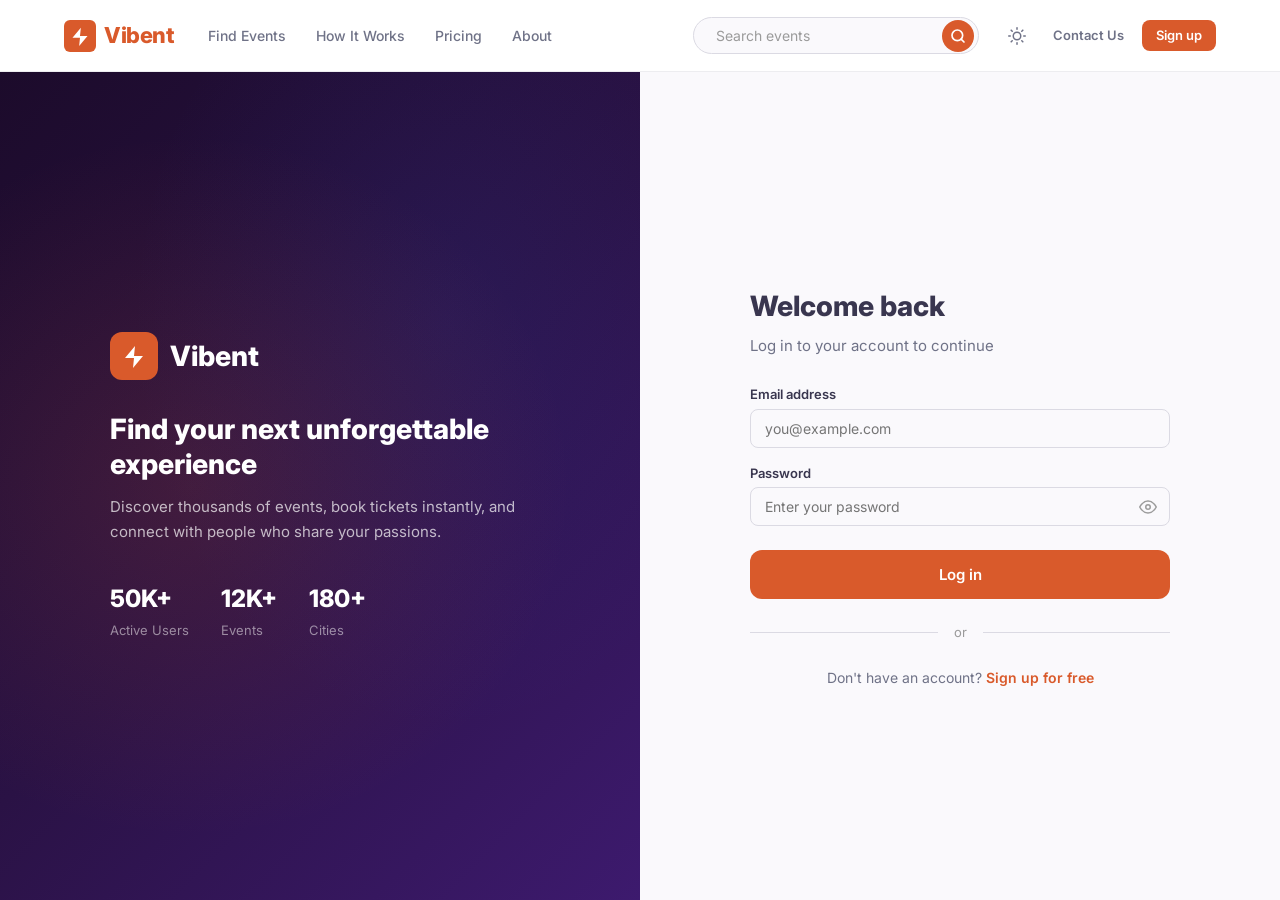
<file: wishlist.html>
<!DOCTYPE html>
<html lang="en" data-theme="light">
<head>
  <script>
  (function(){try{var t=JSON.parse(localStorage.getItem('ep-theme'));if(!t&&window.matchMedia)t=window.matchMedia('(prefers-color-scheme: dark)').matches?'dark':'light';document.documentElement.setAttribute('data-theme',t||'light')}catch(e){}})();
  </script>
  <meta charset="UTF-8">
  <meta name="viewport" content="width=device-width,initial-scale=1">
  <title>Wishlist — Vibent</title>
  <link rel="icon" type="image/svg+xml" href="favicon.svg">
  <link rel="preconnect" href="https://fonts.googleapis.com">
  <link rel="preconnect" href="https://fonts.gstatic.com" crossorigin>
  <link href="https://fonts.googleapis.com/css2?family=Inter:wght@400;500;600;700;800&display=swap" rel="stylesheet">
  <link rel="stylesheet" href="css/style.css">
  <link rel="stylesheet" href="css/darkmode.css">
  <link rel="stylesheet" href="css/responsive.css" media="print" onload="this.media='all'">
  <link rel="stylesheet" href="css/animations.css" media="print" onload="this.media='all'">
</head>
<body>
  <nav class="navbar" id="navbar">
    <div class="navbar__inner">
      <a href="index.html" class="navbar__brand"><span class="navbar__brand-icon"><svg width="20" height="20" viewBox="0 0 24 24" fill="currentColor"><path d="M13 2L3 14h9l-1 10 10-12h-9l1-10z"/></svg></span>Vibent</a>
      <div class="navbar__links" id="navLinks">
        <div class="navbar__links-header">
          <a href="index.html" class="navbar__brand"><span class="navbar__brand-icon"><svg width="20" height="20" viewBox="0 0 24 24" fill="currentColor"><path d="M13 2L3 14h9l-1 10 10-12h-9l1-10z"/></svg></span>Vibent</a>
          <button class="navbar__close" id="navClose" aria-label="Close menu"><svg width="20" height="20" viewBox="0 0 24 24" fill="none" stroke="currentColor" stroke-width="2.5"><line x1="18" y1="6" x2="6" y2="18"/><line x1="6" y1="6" x2="18" y2="18"/></svg></button>
        </div>
        <a href="events.html" class="navbar__link">Find Events</a>
        <a href="how-it-works.html" class="navbar__link">How It Works</a>
        <a href="pricing.html" class="navbar__link">Pricing</a>
        <a href="about.html" class="navbar__link">About</a>
      </div>
      <div class="navbar__spacer"></div>
      <div class="navbar__search"><input type="text" id="navSearchInput" placeholder="Search events" aria-label="Search events"><button class="navbar__search-btn" aria-label="Search"><svg width="16" height="16" viewBox="0 0 24 24" fill="none" stroke="currentColor" stroke-width="2.5"><circle cx="11" cy="11" r="8"/><line x1="21" y1="21" x2="16.65" y2="16.65"/></svg></button></div>
      <div class="navbar__actions">
        <button class="theme-toggle" id="themeToggle" aria-label="Toggle dark mode"><svg class="icon-sun" width="18" height="18" viewBox="0 0 24 24" fill="none" stroke="currentColor" stroke-width="2"><circle cx="12" cy="12" r="5"/><line x1="12" y1="1" x2="12" y2="3"/><line x1="12" y1="21" x2="12" y2="23"/><line x1="4.22" y1="4.22" x2="5.64" y2="5.64"/><line x1="18.36" y1="18.36" x2="19.78" y2="19.78"/><line x1="1" y1="12" x2="3" y2="12"/><line x1="21" y1="12" x2="23" y2="12"/><line x1="4.22" y1="19.78" x2="5.64" y2="18.36"/><line x1="18.36" y1="5.64" x2="19.78" y2="4.22"/></svg><svg class="icon-moon" width="18" height="18" viewBox="0 0 24 24" fill="none" stroke="currentColor" stroke-width="2"><path d="M21 12.79A9 9 0 1 1 11.21 3 7 7 0 0 0 21 12.79z"/></svg></button>
        <a href="contact.html" class="btn btn--ghost">Contact Us</a>
        <a href="login.html" class="btn btn--ghost">Log in</a>
        <a href="register.html" class="btn btn--primary">Sign up</a>
        <button class="navbar__hamburger" id="hamburger" aria-label="Menu"><span></span><span></span><span></span></button>
      </div>
    </div>
  </nav>

  <div class="page-header">
    <div class="container"><h1>My Wishlist</h1><p>Events you've saved for later</p></div>
  </div>

  <div class="container" style="padding-top:40px;padding-bottom:60px;">
    <div id="wishlistContent">
      <div style="text-align:center;padding:80px 24px;"><div class="loading-spinner"></div></div>
    </div>
  </div>

  <div class="toast-container" id="toastContainer"></div>
  <button class="back-to-top" id="backToTop" aria-label="Back to top"><svg width="18" height="18" viewBox="0 0 24 24" fill="none" stroke="currentColor" stroke-width="2.5"><polyline points="18 15 12 9 6 15"/></svg></button>
  <script src="js/utils.js" defer></script>
  <script src="js/darkmode.js" defer></script>
  <script src="js/search.js" defer></script>
  <script src="js/events.js" defer></script>
  <script src="js/auth.js" defer></script>
  <script src="js/booking.js" defer></script>
  <script src="js/main.js" defer></script>
  <script>
  document.addEventListener('DOMContentLoaded', async function() {
    if (!Auth.guard()) return;
    var container = document.getElementById('wishlistContent');
    var allEvents = await Utils.fetchJSON('data/events.json');
    Utils.setStorage('cachedEvents', allEvents);

    function renderWishlist() {
      var favorites = Events.getFavorites();
      var favEvents = allEvents.filter(function(e) { return favorites.indexOf(e.id) !== -1; });

      if (favEvents.length === 0) {
        container.innerHTML =
          '<div class="ev-empty">' +
            '<svg width="64" height="64" viewBox="0 0 24 24" fill="none" stroke="currentColor" stroke-width="1.5"><path d="M20.84 4.61a5.5 5.5 0 0 0-7.78 0L12 5.67l-1.06-1.06a5.5 5.5 0 0 0-7.78 7.78l1.06 1.06L12 21.23l7.78-7.78 1.06-1.06a5.5 5.5 0 0 0 0-7.78z"/></svg>' +
            '<h3>Your wishlist is empty</h3>' +
            '<p>Save events you love by clicking the heart icon on any event card.</p>' +
            '<a href="events.html" class="btn btn--primary">Browse Events</a>' +
          '</div>';
        return;
      }

      container.innerHTML =
        '<p style="font-size:14px;color:var(--text-secondary);margin-bottom:24px;">' + favEvents.length + ' event' + (favEvents.length !== 1 ? 's' : '') + ' saved</p>' +
        '<div class="events-grid" id="wishGrid"></div>';
      Events.renderGrid('wishGrid', favEvents);
      var grid = document.getElementById('wishGrid');
      grid.querySelectorAll('.event-card__save').forEach(function(btn) {
        btn.addEventListener('click', function() {
          if (!Events.isFav(parseInt(btn.dataset.id))) renderWishlist();
        });
      });
    }

    renderWishlist();
  });
  </script>
</body>
</html>
</file>
<file: css/style.css>
/* ============================================
   STYLE.CSS — Vibent
   Eventbrite-inspired premium event platform
   ============================================ */

/* ---------- RESET ---------- */
*, *::before, *::after { margin: 0; padding: 0; box-sizing: border-box; }
html { scroll-behavior: smooth; scroll-padding-top: 72px; }
body {
  font-family: 'Inter', -apple-system, BlinkMacSystemFont, 'Segoe UI', Roboto, sans-serif;
  font-size: 16px;
  line-height: 1.5;
  background: var(--bg);
  color: var(--text);
  -webkit-font-smoothing: antialiased;
  overflow-x: hidden;
}
a { text-decoration: none; color: inherit; }
ul { list-style: none; }
img { max-width: 100%; display: block; }
button { cursor: pointer; border: none; background: none; font-family: inherit; }
input, textarea, select { font-family: inherit; }

/* ---------- CSS VARIABLES ---------- */
:root {
  --primary: #D95A2B;
  --primary-hover: #C24E24;
  --primary-light: rgba(217, 90, 43, 0.08);
  --secondary: #3659E3;
  --accent: #1E8C6B;
  --dark: #1C0B2B;
  --dark-mid: #2A1245;
  --text: #39364F;
  --text-secondary: #6F7287;
  --text-muted: #9B9B9B;
  --bg: #FAF9FC;
  --bg-white: #FFFFFF;
  --border: #DBDAE3;
  --border-light: #EDEDF0;
  --radius: 8px;
  --radius-lg: 12px;
  --radius-full: 9999px;
  --shadow: 0 2px 8px rgba(0,0,0,0.06);
  --shadow-md: 0 4px 16px rgba(0,0,0,0.08);
  --shadow-lg: 0 8px 32px rgba(0,0,0,0.12);
  --nav-h: 72px;
  --container: 1200px;
}

/* ---------- DARK THEME ---------- */
[data-theme="dark"] {
  --bg: #101014;
  --bg-white: #1C1C24;
  --text: #EDEDF0;
  --text-secondary: #9B9B9B;
  --text-muted: #6F7287;
  --border: #2E2E38;
  --border-light: #222230;
  --primary-light: rgba(217, 90, 43, 0.15);
}

/* ---------- UTILITIES ---------- */
.container { max-width: var(--container); margin: 0 auto; padding: 0 24px; }
.sr-only { position: absolute; width: 1px; height: 1px; overflow: hidden; clip: rect(0,0,0,0); }

/* ---------- BUTTONS ---------- */
.btn {
  display: inline-flex; align-items: center; justify-content: center; gap: 8px;
  font-weight: 600; font-size: 14px; padding: 10px 20px;
  border-radius: var(--radius); transition: all 0.2s;
  white-space: nowrap; line-height: 1.4;
}
.btn--primary { background: var(--primary); color: #fff; }
.btn--primary:hover { background: var(--primary-hover); }
.btn--secondary { background: #3659E3; color: #fff; }
.btn--secondary:hover { background: #2B48C0; }
.btn--outline { border: 1px solid var(--border); color: var(--text); background: var(--bg-white); }
.btn--outline:hover { border-color: var(--primary); color: var(--primary); }
.btn--ghost { color: var(--text-secondary); }
.btn--ghost:hover { color: var(--primary); background: var(--primary-light); }
.btn--dark { background: var(--dark); color: #fff; }
.btn--dark:hover { background: var(--dark-mid); }
.btn--lg { padding: 14px 28px; font-size: 15px; border-radius: var(--radius-lg); }
.btn--white { background: #fff; color: var(--primary); font-weight: 700; }
.btn--white:hover { background: #f0f0f0; }

/* ---------- NAVBAR ---------- */
.navbar {
  position: fixed; top: 0; left: 0; right: 0; height: var(--nav-h);
  background: var(--bg-white); border-bottom: 1px solid var(--border-light);
  z-index: 1000; transition: box-shadow 0.2s;
}
.navbar--shadow { box-shadow: var(--shadow); }
.navbar__inner {
  display: flex; align-items: center; height: 100%; gap: 20px;
  max-width: var(--container); margin: 0 auto; padding: 0 24px;
}
.navbar__brand {
  display: flex; align-items: center; gap: 8px;
  font-size: 22px; font-weight: 800; color: var(--primary);
  flex-shrink: 0; letter-spacing: -0.5px;
}
.navbar__brand-icon {
  width: 32px; height: 32px; background: var(--primary);
  border-radius: 6px; display: flex; align-items: center; justify-content: center;
  color: #fff; font-size: 14px; font-weight: 800;
}
.navbar__links { display: flex; align-items: center; gap: 2px; }
.navbar__link {
  padding: 8px 14px; font-size: 14px; font-weight: 500;
  color: var(--text-secondary); border-radius: var(--radius);
  transition: color 0.15s, background 0.15s;
}
.navbar__link:hover, .navbar__link.active { color: var(--primary); background: var(--primary-light); }
.navbar__spacer { flex: 1; }
.navbar__search {
  display: flex; align-items: center; flex: 1; max-width: 380px;
  border: 1px solid var(--border); border-radius: var(--radius-full);
  padding: 0 4px 0 14px; background: var(--bg); transition: border-color 0.2s;
}
.navbar__search:focus-within { border-color: var(--primary); }
.navbar__search input {
  flex: 1; border: none; background: transparent; padding: 9px 8px;
  font-size: 14px; color: var(--text); outline: none; min-width: 0;
}
.navbar__search input::placeholder { color: var(--text-muted); }
.navbar__search-btn {
  width: 32px; height: 32px; border-radius: 50%;
  background: var(--primary); color: #fff;
  display: flex; align-items: center; justify-content: center;
  flex-shrink: 0; transition: background 0.2s;
}
.navbar__search-btn:hover { background: var(--primary-hover); }
.navbar__actions { display: flex; align-items: center; gap: 4px; flex-shrink: 0; }
.navbar__actions .btn { padding: 6px 14px; font-size: 13px; }
.mobile-auth-links, .mobile-logout { display: none; }
.mobile-auth-links { gap: 8px; padding: 8px 14px; margin-top: 8px; }
.mobile-logout { padding: 8px 14px; margin-top: 8px; }

/* Theme Toggle */
.theme-toggle {
  width: 36px; height: 36px; display: flex; align-items: center; justify-content: center;
  border-radius: 50%; color: var(--text-secondary); transition: all 0.2s;
}
.theme-toggle:hover { background: var(--primary-light); color: var(--primary); }
[data-theme="light"] .icon-moon { display: none; }
[data-theme="dark"] .icon-sun { display: none; }

/* Hamburger */
.navbar__hamburger {
  display: none; flex-direction: column; justify-content: center;
  align-items: center; gap: 5px; width: 36px; height: 36px;
}
.navbar__hamburger span {
  display: block; width: 20px; height: 2px; background: var(--text);
  border-radius: 2px; transition: all 0.3s;
}
.navbar__hamburger.active span:nth-child(1) { transform: translateY(7px) rotate(45deg); }
.navbar__hamburger.active span:nth-child(2) { opacity: 0; }
.navbar__hamburger.active span:nth-child(3) { transform: translateY(-7px) rotate(-45deg); }

/* Mobile Menu Header (visible only inside slide-out panel) */
.navbar__links-header {
  display: none; align-items: center; justify-content: space-between;
  padding: 0 0 16px; margin-bottom: 8px;
  border-bottom: 1px solid var(--border-light);
}
.navbar__links-header .navbar__brand { font-size: 20px; }
.navbar__close {
  width: 36px; height: 36px; display: flex; align-items: center; justify-content: center;
  border-radius: 50%; color: var(--text-secondary); transition: all 0.2s;
  flex-shrink: 0;
}
.navbar__close:hover { background: var(--primary-light); color: var(--primary); }

.nav-overlay {
  position: fixed; inset: 0; background: rgba(0,0,0,0.5);
  z-index: 998; opacity: 0; pointer-events: none; transition: opacity 0.3s;
}
.nav-overlay.active { opacity: 1; pointer-events: all; }

/* ---------- HERO ---------- */
.hero {
  padding-top: calc(var(--nav-h) + 48px);
  padding-bottom: 56px;
  background: linear-gradient(135deg, var(--dark) 0%, #2A1245 50%, #3D1A6E 100%);
  position: relative; overflow: hidden;
}
.hero::before {
  content: ''; position: absolute; inset: 0;
  background:
    radial-gradient(ellipse at 30% 50%, rgba(217, 90, 43, 0.15) 0%, transparent 60%),
    radial-gradient(ellipse at 70% 30%, rgba(54, 89, 227, 0.1) 0%, transparent 50%);
}
.hero .container { position: relative; z-index: 1; }
.hero__content { text-align: center; max-width: 720px; margin: 0 auto; }
.hero__title {
  font-size: clamp(2rem, 5vw, 3rem); font-weight: 800;
  color: #fff; margin-bottom: 12px; line-height: 1.15; letter-spacing: -0.5px;
}
.hero__subtitle {
  font-size: 16px; color: rgba(255,255,255,0.7); margin-bottom: 32px;
  max-width: 500px; margin-left: auto; margin-right: auto; line-height: 1.6;
}

/* Hero Search Bar */
.hero__search {
  display: flex; align-items: center;
  background: #fff; border-radius: var(--radius-lg);
  padding: 6px; max-width: 620px; margin: 0 auto 28px;
  box-shadow: 0 4px 24px rgba(0,0,0,0.2);
}
.hero__search-icon {
  padding: 0 8px 0 14px; color: var(--text-muted); flex-shrink: 0;
}
.hero__search input {
  flex: 1; border: none; background: transparent;
  padding: 14px 8px; font-size: 15px; color: var(--text); outline: none; min-width: 0;
}
.hero__search input::placeholder { color: var(--text-muted); }
.hero__search .btn { border-radius: var(--radius); padding: 12px 24px; flex-shrink: 0; }

.hero__tags {
  display: flex; flex-wrap: wrap; gap: 8px; justify-content: center;
}
.hero__tag {
  padding: 6px 14px; background: rgba(255,255,255,0.1);
  border: 1px solid rgba(255,255,255,0.15); border-radius: var(--radius-full);
  color: rgba(255,255,255,0.8); font-size: 13px; font-weight: 500;
  transition: all 0.2s; cursor: pointer;
}
.hero__tag:hover { background: rgba(255,255,255,0.2); color: #fff; }

/* ---------- SECTION ---------- */
.section { padding: 56px 0; }
.section--lg { padding: 72px 0; }
.section__header {
  display: flex; align-items: center; justify-content: space-between;
  margin-bottom: 24px; flex-wrap: wrap; gap: 12px;
}
.section__title {
  font-size: 22px; font-weight: 700; color: var(--text);
}
.section__link {
  font-size: 14px; font-weight: 600; color: var(--primary);
  display: flex; align-items: center; gap: 4px;
}
.section__link:hover { text-decoration: underline; }

/* ---------- CATEGORIES ---------- */
.categories {
  display: flex; gap: 12px; overflow-x: auto;
  padding-bottom: 8px; scroll-snap-type: x mandatory;
  -webkit-overflow-scrolling: touch;
}
.categories::-webkit-scrollbar { height: 0; }
.category-chip {
  display: flex; align-items: center; gap: 8px;
  padding: 10px 18px; background: var(--bg-white);
  border: 1px solid var(--border); border-radius: var(--radius-full);
  font-size: 14px; font-weight: 500; color: var(--text);
  white-space: nowrap; cursor: pointer; transition: all 0.2s;
  scroll-snap-align: start; flex-shrink: 0;
}
.category-chip:hover { border-color: var(--primary); color: var(--primary); }
.category-chip.active { background: var(--primary); color: #fff; border-color: var(--primary); }
.category-chip__icon { font-size: 18px; }

/* ---------- EVENT CARDS ---------- */
.events-grid {
  display: grid;
  grid-template-columns: repeat(4, 1fr);
  gap: 24px;
}
.event-card {
  background: var(--bg-white); border-radius: var(--radius-lg);
  overflow: hidden; transition: box-shadow 0.25s, transform 0.25s;
  border: 1px solid var(--border-light);
}
.event-card:hover {
  box-shadow: var(--shadow-md); transform: translateY(-2px);
}
.event-card__img {
  position: relative; height: 160px; overflow: hidden;
  background: var(--border-light);
}
.event-card__img img {
  width: 100%; height: 100%; object-fit: cover;
  transition: transform 0.4s;
}
.event-card:hover .event-card__img img { transform: scale(1.04); }
.event-card__badge {
  position: absolute; top: 10px; left: 10px;
  padding: 4px 10px; background: var(--primary);
  color: #fff; font-size: 11px; font-weight: 700;
  text-transform: uppercase; letter-spacing: 0.3px;
  border-radius: 4px;
}
.event-card__save {
  position: absolute; top: 10px; right: 10px;
  width: 32px; height: 32px; display: flex; align-items: center; justify-content: center;
  background: rgba(255,255,255,0.9); border-radius: 50%;
  color: #6F7287; transition: all 0.2s;
}
.event-card__save:hover { color: #D1410C; transform: scale(1.1); }
.event-card__save.saved { color: #D1410C; }
.event-card__body { padding: 14px 16px 16px; }
.event-card__date {
  font-size: 12px; font-weight: 700; color: var(--primary);
  text-transform: uppercase; letter-spacing: 0.3px; margin-bottom: 6px;
}
.event-card__title {
  font-size: 16px; font-weight: 700; color: var(--text);
  margin-bottom: 6px; line-height: 1.3;
  display: -webkit-box; -webkit-line-clamp: 2; -webkit-box-orient: vertical; overflow: hidden;
}
.event-card__location {
  font-size: 13px; color: var(--text-secondary); margin-bottom: 4px;
  display: flex; align-items: center; gap: 4px;
}
.event-card__location svg { flex-shrink: 0; }
.event-card__footer {
  display: flex; align-items: center; justify-content: space-between;
  margin-top: 10px; padding-top: 10px; border-top: 1px solid var(--border-light);
}
.event-card__price {
  font-size: 14px; font-weight: 700; color: var(--text);
}
.event-card__price--free { color: var(--accent); }
.event-card__rating {
  display: flex; align-items: center; gap: 3px;
  font-size: 13px; color: var(--text-secondary);
}
.event-card__rating svg { color: #F59E0B; }

/* ---------- EVENTBRITE-STYLE CARDS ---------- */
.eb-card {
  background: var(--bg-white); border-radius: var(--radius-lg);
  overflow: hidden; transition: box-shadow 0.2s;
  border: 1px solid var(--border-light); cursor: pointer;
}
.eb-card:hover { box-shadow: var(--shadow-md); }
.eb-card__img {
  position: relative; aspect-ratio: 16/9; overflow: hidden;
  background: var(--border-light); display: block;
}
.eb-card__img img {
  width: 100%; height: 100%; object-fit: cover;
  transition: transform 0.3s;
}
.eb-card:hover .eb-card__img img { transform: scale(1.03); }
.eb-card__save {
  position: absolute; top: 10px; right: 10px;
  width: 32px; height: 32px; display: flex; align-items: center; justify-content: center;
  background: rgba(255,255,255,0.9); border-radius: 50%;
  font-size: 16px; color: #39364F; transition: all 0.2s;
  border: none; cursor: pointer;
}
.eb-card__save:hover { color: #D1410C; transform: scale(1.1); }
.eb-card__badge {
  position: absolute; top: 10px; left: 10px;
  padding: 4px 10px; background: var(--primary);
  color: #fff; font-size: 11px; font-weight: 700;
  text-transform: uppercase; letter-spacing: 0.3px;
  border-radius: 4px;
}
.eb-card__body { padding: 12px 14px 14px; }
.eb-card__date {
  font-size: 12px; font-weight: 600; color: var(--text-secondary);
  margin-bottom: 4px; text-transform: capitalize;
}
.eb-card__title {
  font-size: 15px; font-weight: 700; color: var(--text);
  margin-bottom: 6px; line-height: 1.3;
  display: -webkit-box; -webkit-line-clamp: 2; -webkit-box-orient: vertical; overflow: hidden;
}
.eb-card__title a { color: inherit; text-decoration: none; }
.eb-card__title a:hover { color: var(--primary); }
.eb-card__location {
  font-size: 13px; color: var(--text-secondary); margin-bottom: 0;
  display: flex; align-items: center; gap: 4px;
  white-space: nowrap; overflow: hidden; text-overflow: ellipsis;
}
.eb-card__location svg { flex-shrink: 0; color: var(--text-muted); }
.eb-card__footer {
  display: flex; align-items: baseline; justify-content: space-between;
  margin-top: 8px; gap: 8px;
}
.eb-card__price {
  font-size: 14px; font-weight: 700; color: var(--text);
  white-space: nowrap;
}
.eb-card__organizer {
  font-size: 12px; color: var(--text-muted);
  white-space: nowrap; overflow: hidden; text-overflow: ellipsis;
  text-align: right;
}

/* ---------- FEATURES ROW ---------- */
.features-row {
  display: grid; grid-template-columns: repeat(4, 1fr); gap: 24px;
  padding: 48px 0;
}
.feature-item { text-align: center; padding: 24px 16px; }
.feature-item__icon {
  width: 52px; height: 52px; margin: 0 auto 14px;
  display: flex; align-items: center; justify-content: center;
  background: var(--primary-light); color: var(--primary);
  border-radius: 50%; font-size: 22px;
}
.feature-item__title {
  font-size: 15px; font-weight: 700; color: var(--text); margin-bottom: 4px;
}
.feature-item__desc {
  font-size: 13px; color: var(--text-secondary); line-height: 1.5;
}

/* ---------- TESTIMONIALS ---------- */
.testimonials-grid {
  display: grid; grid-template-columns: repeat(3, 1fr); gap: 24px;
}
.testimonial {
  background: var(--bg-white); border: 1px solid var(--border-light);
  border-radius: var(--radius-lg); padding: 28px;
}
.testimonial__stars { display: flex; gap: 2px; color: #F59E0B; margin-bottom: 12px; }
.testimonial__text {
  font-size: 14px; color: var(--text-secondary); line-height: 1.7;
  margin-bottom: 16px; font-style: italic;
}
.testimonial__author { display: flex; align-items: center; gap: 12px; }
.testimonial__avatar {
  width: 40px; height: 40px; border-radius: 50%; object-fit: cover;
  background: var(--primary-light);
}
.testimonial__name { font-size: 14px; font-weight: 600; color: var(--text); }
.testimonial__role { font-size: 12px; color: var(--text-muted); }

/* ---------- NEWSLETTER ---------- */
.newsletter-section {
  background: linear-gradient(135deg, var(--dark) 0%, #3D1A6E 100%);
  border-radius: var(--radius-lg); padding: 56px 48px;
  display: flex; align-items: center; justify-content: space-between;
  gap: 40px; margin: 0 24px; position: relative; overflow: hidden;
}
.newsletter-section::before {
  content: ''; position: absolute; top: -50%; right: -10%;
  width: 300px; height: 300px; border-radius: 50%;
  background: rgba(217, 90, 43, 0.15);
}
.newsletter__text { position: relative; z-index: 1; }
.newsletter__text h2 { font-size: 24px; font-weight: 800; color: #fff; margin-bottom: 6px; }
.newsletter__text p { color: rgba(255,255,255,0.7); font-size: 15px; }
.newsletter__form {
  display: flex; gap: 10px; position: relative; z-index: 1; flex-shrink: 0;
}
.newsletter__form input {
  padding: 12px 18px; border: 1px solid rgba(255,255,255,0.2);
  background: rgba(255,255,255,0.1); border-radius: var(--radius);
  color: #fff;  outline: none; font-size: 14px;
  transition: border-color 0.2s;
}
.newsletter__form input::placeholder { color: rgba(255,255,255,0.5); }
.newsletter__form input:focus { border-color: rgba(255,255,255,0.5); }

/* ---------- HOW IT WORKS HOME PREVIEW ---------- */
.hiw-home-grid {
  display: grid; grid-template-columns: repeat(3, 1fr);
  gap: 32px; max-width: 960px; margin: 0 auto;
}
.footer__main-grid {
  display: grid; grid-template-columns: 1.4fr 1fr 1fr 1fr 1.2fr;
  gap: 36px; padding-bottom: 40px;
  border-bottom: 1px solid rgba(255,255,255,0.08);
}

/* ---------- FOOTER ---------- */
.footer {
  background: var(--dark); padding: 56px 0 0; margin-top: 72px;
}
.footer__grid {
  display: grid; grid-template-columns: 1.5fr 1fr 1fr 1fr 1.2fr;
  gap: 36px; padding-bottom: 40px; border-bottom: 1px solid rgba(255,255,255,0.08);
}
.footer__brand p {
  color: rgba(255,255,255,0.5); font-size: 13px; line-height: 1.7;
  max-width: 260px; margin-top: 12px;
}
.footer__social { display: flex; gap: 10px; margin-top: 16px; }
.footer__social a {
  width: 34px; height: 34px; display: flex; align-items: center; justify-content: center;
  border-radius: 6px; background: rgba(255,255,255,0.06);
  color: rgba(255,255,255,0.5); transition: all 0.2s;
}
.footer__social a:hover { background: var(--primary); color: #fff; }
.footer__col h4 {
  color: #fff; font-size: 14px; font-weight: 700; margin-bottom: 16px;
}
.footer__col li { margin-bottom: 8px; }
.footer__col a {
  color: rgba(255,255,255,0.5); font-size: 13px; transition: color 0.2s;
}
.footer__col a:hover { color: #fff; }
.footer__newsletter input {
  width: 100%; padding: 10px 14px; background: rgba(255,255,255,0.06);
  border: 1px solid rgba(255,255,255,0.1); border-radius: var(--radius);
  color: #fff; outline: none; font-size: 13px; margin-bottom: 8px;
  transition: border-color 0.2s;
}
.footer__newsletter input::placeholder { color: rgba(255,255,255,0.4); }
.footer__newsletter input:focus { border-color: var(--primary); }
.footer__bottom {
  display: flex; align-items: center; justify-content: space-between;
  padding: 24px 0;
}
.footer__bottom p { color: rgba(255,255,255,0.35); font-size: 12px; }
.footer__bottom-links { display: flex; gap: 20px; }
.footer__bottom-links a { color: rgba(255,255,255,0.35); font-size: 12px; transition: color 0.2s; }
.footer__bottom-links a:hover { color: #fff; }

/* ---------- PAGE HEADER ---------- */
.page-header {
  padding: calc(var(--nav-h) + 40px) 0 40px;
  background: linear-gradient(135deg, var(--dark) 0%, #3D1A6E 100%);
  text-align: center; position: relative;
}
.page-header::before {
  content: ''; position: absolute; inset: 0;
  background: radial-gradient(ellipse at 50% 0%, rgba(217, 90, 43, 0.2) 0%, transparent 60%);
}
.page-header .container { position: relative; z-index: 1; }
.page-header h1 { font-size: 28px; font-weight: 800; color: #fff; margin-bottom: 8px; }
.page-header p { color: rgba(255,255,255,0.6); font-size: 15px; }

/* ---------- EVENT DETAIL ---------- */
.event-detail { padding: calc(var(--nav-h) + 32px) 0 72px; }
.event-detail__grid {
  display: grid; grid-template-columns: 1fr 360px; gap: 40px; align-items: start;
}
.event-detail__image { border-radius: var(--radius-lg); overflow: hidden; height: 360px; }
.event-detail__image img { width: 100%; height: 100%; object-fit: cover; }
.event-detail__content h2 {
  font-size: 24px; font-weight: 800; color: var(--text); margin-bottom: 16px;
}
.event-detail__meta { display: flex; flex-wrap: wrap; gap: 16px; margin-bottom: 20px; }
.event-detail__meta-item {
  display: flex; align-items: center; gap: 6px;
  font-size: 14px; color: var(--text-secondary);
}
.event-detail__meta-item svg { color: var(--primary); }
.event-detail__desc {
  font-size: 15px; color: var(--text-secondary); line-height: 1.8; margin-bottom: 24px;
}
.event-detail__sidebar {
  background: var(--bg-white); border: 1px solid var(--border);
  border-radius: var(--radius-lg); padding: 28px;
  position: sticky; top: calc(var(--nav-h) + 24px);
}
.event-detail__price { font-size: 28px; font-weight: 800; color: var(--text); margin-bottom: 16px; }
.event-detail__info-list { margin-bottom: 20px; }
.event-detail__info-item {
  display: flex; justify-content: space-between;
  padding: 10px 0; border-bottom: 1px solid var(--border-light);
  font-size: 14px;
}
.event-detail__info-item span:first-child { color: var(--text-secondary); }
.event-detail__info-item span:last-child { font-weight: 600; color: var(--text); }
.tickets-low {
  display: inline-flex; align-items: center; gap: 6px;
  padding: 6px 12px; background: #FEF3C7; color: #92400E;
  border-radius: var(--radius); font-size: 12px; font-weight: 600;
  margin-bottom: 16px;
}

/* ---------- CONTACT ---------- */
.contact-grid {
  display: grid; grid-template-columns: 1fr 1fr; gap: 48px; align-items: start;
}
.contact-form {
  background: var(--bg-white); border: 1px solid var(--border);
  border-radius: var(--radius-lg); padding: 36px;
}
.form-group { margin-bottom: 16px; }
.form-group label {
  display: block; font-size: 13px; font-weight: 600;
  color: var(--text); margin-bottom: 4px;
}
.form-group input, .form-group textarea, .form-group select {
  width: 100%; padding: 10px 14px; background: var(--bg);
  border: 1px solid var(--border); border-radius: var(--radius);
  color: var(--text); outline: none; font-size: 14px; transition: border-color 0.2s;
}
.form-group input:focus, .form-group textarea:focus, .form-group select:focus {
  border-color: var(--primary);
}
.form-group textarea { resize: vertical; min-height: 100px; }
.contact-info-item {
  display: flex; gap: 14px; margin-bottom: 24px;
}
.contact-info-icon {
  width: 42px; height: 42px; display: flex; align-items: center; justify-content: center;
  background: var(--primary-light); color: var(--primary);
  border-radius: var(--radius); flex-shrink: 0;
}
.contact-info-item h4 { font-size: 15px; font-weight: 600; color: var(--text); margin-bottom: 2px; }
.contact-info-item p { font-size: 14px; color: var(--text-secondary); line-height: 1.6; }

/* ---------- ABOUT ---------- */
.hiw-home-card { transition:all 0.3s!important; }
.hiw-home-card:hover { transform:translateY(-4px)!important; box-shadow:var(--shadow-lg)!important; border-color:var(--primary)!important; }
.about-hero {
  display: grid; grid-template-columns: 1fr 1fr; gap: 48px; align-items: center;
}
.about-hero__content h2 { font-size: 28px; font-weight: 800; color: var(--text); margin-bottom: 12px; }
.about-hero__content p {
  font-size: 15px; color: var(--text-secondary); line-height: 1.7; margin-bottom: 10px;
}
.about-hero__image { border-radius: var(--radius-lg); overflow: hidden; height: 360px; }
.about-hero__image img { width: 100%; height: 100%; object-fit: cover; }
.about__team-grid {
  display: grid; grid-template-columns: repeat(4, 1fr); gap: 24px;
}
.team-grid {
  display: grid; grid-template-columns: repeat(auto-fill, minmax(220px, 1fr)); gap: 20px;
}
.team-card {
  background: var(--bg-white); border: 1px solid var(--border-light);
  border-radius: var(--radius-lg); overflow: hidden; text-align: center;
  transition: box-shadow 0.25s, transform 0.25s;
}
.team-card:hover { box-shadow: var(--shadow-md); transform: translateY(-3px); }
.team-card__image,
.team-card__img { height: 220px; overflow: hidden; }
.team-card__image img,
.team-card__img img { width: 100%; height: 100%; object-fit: cover; transition: transform 0.4s; }
.team-card:hover .team-card__image img,
.team-card:hover .team-card__img img { transform: scale(1.04); }
.team-card__info { padding: 16px 12px; }
.team-card__name { font-size: 15px; font-weight: 700; color: var(--text); margin-bottom: 4px; }
.team-card__role { font-size: 13px; color: var(--primary); }

/* ---------- TOAST ---------- */
.toast-container {
  position: fixed; bottom: 24px; left: 24px; z-index: 9999;
  display: flex; flex-direction: column; gap: 8px;
}
.toast {
  padding: 12px 20px; background: var(--bg-white); color: var(--text);
  border: 1px solid var(--border); border-radius: var(--radius);
  font-size: 14px; box-shadow: var(--shadow-lg);
  transform: translateX(-120%); opacity: 0; transition: all 0.35s;
  display: flex; align-items: center; gap: 8px; max-width: 320px;
  cursor: pointer;
}
.toast.show { transform: translateX(0); opacity: 1; }
.toast--success { border-left: 3px solid var(--accent); }
.toast--error { border-left: 3px solid #EF4444; }
.toast--info { border-left: 3px solid var(--primary); }
.toast__icon { display: flex; align-items: center; flex-shrink: 0; }
.toast__msg { line-height: 1.4; }
.toast--success .toast__icon { color: var(--accent); }
.toast--error .toast__icon { color: #EF4444; }
.toast--info .toast__icon { color: var(--primary); }

/* ---------- BACK TO TOP ---------- */
.back-to-top {
  position: fixed; bottom: 24px; right: 24px;
  width: 44px; height: 44px; border-radius: 50%;
  background: var(--primary); color: #fff;
  display: flex; align-items: center; justify-content: center;
  box-shadow: 0 4px 16px rgba(217, 90, 43, 0.4);
  z-index: 900; opacity: 0; visibility: hidden;
  transform: translateY(16px); transition: all 0.3s; border: none;
}
.back-to-top.visible { opacity: 1; visibility: visible; transform: translateY(0); }
.back-to-top:hover { transform: translateY(-3px); box-shadow: 0 6px 24px rgba(217, 90, 43, 0.5); }

/* ---------- LOADING ---------- */
.loading-screen {
  position: fixed; inset: 0; z-index: 10000;
  display: flex; flex-direction: column; align-items: center; justify-content: center;
  background: var(--bg); transition: opacity 0.4s, visibility 0.4s;
}
.loading-screen.hidden { opacity: 0; visibility: hidden; pointer-events: none; }
.loading-spinner {
  width: 40px; height: 40px; border: 3px solid var(--border);
  border-top-color: var(--primary); border-radius: 50%;
  animation: spin 0.7s linear infinite;
}
.loading-text { margin-top: 14px; font-size: 13px; color: var(--text-muted); }
@keyframes spin { to { transform: rotate(360deg); } }

/* ---------- SCROLL REVEAL ---------- */
.reveal { opacity: 0; transform: translateY(24px); transition: opacity 0.6s, transform 0.6s; }
.reveal.revealed { opacity: 1; transform: translateY(0); }
.reveal-delay-1 { transition-delay: 0.1s; }
.reveal-delay-2 { transition-delay: 0.2s; }
.reveal-delay-3 { transition-delay: 0.3s; }
.reveal-delay-4 { transition-delay: 0.4s; }

/* ---------- SEARCH DROPDOWN ---------- */
.search-dropdown {
  position: absolute; top: 100%; left: 0; right: 0;
  background: var(--bg-white); border: 1px solid var(--border);
  border-radius: var(--radius-lg); box-shadow: var(--shadow-lg);
  max-height: 300px; overflow-y: auto; display: none; z-index: 100;
  margin-top: 4px;
}
.search-dropdown.active { display: block; }
.search-dropdown__item {
  display: flex; align-items: center; gap: 12px;
  padding: 10px 14px; cursor: pointer; transition: background 0.15s;
}
.search-dropdown__item:hover { background: var(--primary-light); }
.search-dropdown__item img {
  width: 44px; height: 32px; object-fit: cover; border-radius: 4px;
}
.search-dropdown__item h4 { font-size: 14px; font-weight: 600; color: var(--text); }
.search-dropdown__item span { font-size: 12px; color: var(--text-muted); }
.search-dropdown__empty { padding: 20px; text-align: center; color: var(--text-muted); font-size: 14px; }

/* ============================================
   EVENTBRITE-STYLE SECTIONS
   ============================================ */

/* ---------- EVENTS PAGE ---------- */
.ev-hero {
  position: relative; overflow: hidden;
  padding: calc(var(--nav-h) + 60px) 0 56px;
  background: linear-gradient(135deg, var(--dark) 0%, #1a0a30 40%, #2A1245 100%);
}
.ev-hero__bg { position: absolute; inset: 0; overflow: hidden; }
.ev-hero__orb {
  position: absolute; border-radius: 50%; filter: blur(80px); opacity: 0.35;
}
.ev-hero__orb--1 {
  width: 400px; height: 400px; background: var(--primary);
  top: -120px; right: -60px; animation: orbFloat 8s ease-in-out infinite;
}
.ev-hero__orb--2 {
  width: 300px; height: 300px; background: var(--secondary);
  bottom: -80px; left: 10%; animation: orbFloat 10s ease-in-out infinite reverse;
}
.ev-hero__orb--3 {
  width: 200px; height: 200px; background: var(--accent);
  top: 20%; left: 60%; animation: orbFloat 12s ease-in-out infinite 2s;
}
@keyframes orbFloat {
  0%, 100% { transform: translate(0, 0); }
  33% { transform: translate(20px, -30px); }
  66% { transform: translate(-15px, 20px); }
}
.ev-hero__content { text-align: center; max-width: 680px; margin: 0 auto; position: relative; z-index: 1; }
.ev-hero__pill {
  display: inline-block; padding: 6px 18px; margin-bottom: 20px;
  background: rgba(255,255,255,0.08); border: 1px solid rgba(255,255,255,0.12);
  border-radius: var(--radius-full); color: rgba(255,255,255,0.8);
  font-size: 13px; font-weight: 600; letter-spacing: 0.3px;
}
.ev-hero__content h1 {
  font-size: clamp(2rem, 5vw, 3.2rem); font-weight: 800;
  color: #fff; line-height: 1.15; margin-bottom: 16px; letter-spacing: -0.5px;
}
.ev-hero__content p {
  font-size: 16px; color: rgba(255,255,255,0.65); line-height: 1.7;
  max-width: 520px; margin: 0 auto 32px;
}
.ev-hero__search {
  display: flex; align-items: center; gap: 0;
  background: #fff; border-radius: var(--radius-lg);
  padding: 6px; max-width: 560px; margin: 0 auto 28px;
  box-shadow: 0 8px 40px rgba(0,0,0,0.3);
}
.ev-hero__search svg { margin-left: 16px; color: var(--text-muted); flex-shrink: 0; }
.ev-hero__search input {
  flex: 1; border: none; background: transparent;
  padding: 14px 12px; font-size: 15px; color: var(--text); outline: none;
}
.ev-hero__search input::placeholder { color: var(--text-muted); }
.ev-hero__search .btn { border-radius: var(--radius); padding: 12px 24px; flex-shrink: 0; }
.ev-hero__tags {
  display: flex; flex-wrap: wrap; gap: 8px; justify-content: center; align-items: center;
}
.ev-hero__tag {
  padding: 6px 14px; background: rgba(255,255,255,0.08);
  border: 1px solid rgba(255,255,255,0.1); border-radius: var(--radius-full);
  color: rgba(255,255,255,0.75); font-size: 13px; font-weight: 500;
  transition: all 0.2s; cursor: pointer; text-decoration: none;
}
.ev-hero__tag:hover { background: rgba(255,255,255,0.15); color: #fff; border-color: rgba(255,255,255,0.2); }

/* Events Main */
.ev-main { padding: 32px 0 56px; }

/* Category Chips */
.ev-cats-wrap { margin-bottom: 24px; }
.ev-cats {
  display: flex; gap: 8px; overflow-x: auto; padding-bottom: 4px;
  scrollbar-width: none; -webkit-overflow-scrolling: touch;
}
.ev-cats::-webkit-scrollbar { display: none; }
.ev-cat {
  display: flex; align-items: center; gap: 6px;
  padding: 10px 20px; background: var(--bg-white);
  border: 1px solid var(--border); border-radius: var(--radius-full);
  font-size: 14px; font-weight: 600; color: var(--text-secondary);
  white-space: nowrap; cursor: pointer; transition: all 0.2s;
  flex-shrink: 0; text-decoration: none;
}
.ev-cat:hover { border-color: var(--primary); color: var(--primary); background: var(--primary-light); }
.ev-cat.active { background: var(--primary); color: #fff; border-color: var(--primary); }
.ev-cat__icon { font-size: 16px; }

/* Filter Bar */
.ev-filters {
  display: flex; align-items: center; gap: 12px; flex-wrap: wrap;
  padding: 14px 20px; background: var(--bg-white);
  border: 1px solid var(--border-light); border-radius: var(--radius-lg);
  margin-bottom: 28px; box-shadow: 0 1px 4px rgba(0,0,0,0.03);
}
.ev-filters__search {
  display: flex; align-items: center; gap: 10px;
  flex: 1; min-width: 200px;
  border-right: 1px solid var(--border-light); padding-right: 16px;
}
.ev-filters__search input {
  border: none; background: transparent; padding: 4px 0;
  font-size: 14px; color: var(--text); outline: none; width: 100%;
}
.ev-filters__search input::placeholder { color: var(--text-muted); }
.ev-filters__selects {
  display: flex; gap: 10px; flex-shrink: 0; flex-wrap: wrap;
}
.ev-filters__selects select {
  padding: 8px 14px; background: var(--bg);
  border: 1px solid var(--border); border-radius: var(--radius);
  color: var(--text); outline: none; font-size: 13px; font-weight: 500;
  cursor: pointer; transition: border-color 0.2s;
}
.ev-filters__selects select:focus { border-color: var(--primary); }
.ev-filters__count {
  font-size: 13px; color: var(--text-muted); white-space: nowrap;
  font-weight: 500;
}

/* Events Grid */
.ev-grid {
  display: grid; grid-template-columns: repeat(4, 1fr); gap: 20px;
}

/* Event Card (new) */
.ev-card {
  background: var(--bg-white); border-radius: var(--radius-lg);
  overflow: hidden; transition: box-shadow 0.2s;
  border: 1px solid var(--border-light); display: flex; flex-direction: column; cursor: pointer;
}
.ev-card:hover { box-shadow: var(--shadow-md); }
.ev-card__img {
  position: relative; aspect-ratio: 16/10; overflow: hidden;
  background: var(--border-light); display: block;
}
.ev-card__img img {
  width: 100%; height: 100%; object-fit: cover;
  transition: transform 0.3s;
}
.ev-card:hover .ev-card__img img { transform: scale(1.03); }
.ev-card__badge {
  position: absolute; top: 12px; left: 12px;
  padding: 4px 12px; background: var(--primary);
  color: #fff; font-size: 11px; font-weight: 700;
  text-transform: uppercase; letter-spacing: 0.5px;
  border-radius: var(--radius);
}
.ev-card__save {
  position: absolute; top: 12px; right: 12px;
  width: 34px; height: 34px; display: flex; align-items: center; justify-content: center;
  background: rgba(255,255,255,0.9); backdrop-filter: blur(4px);
  border-radius: 50%; color: var(--text-secondary); transition: all 0.2s;
  border: none; cursor: pointer;
}
.ev-card__save:hover { color: #D1410C; transform: scale(1.1); }
.ev-card__save.saved { color: #D1410C; }
.ev-card__body { padding: 16px 18px 18px; flex: 1; display: flex; flex-direction: column; }
.ev-card__date {
  font-size: 12px; font-weight: 700; color: var(--primary);
  text-transform: uppercase; letter-spacing: 0.4px; margin-bottom: 8px;
}
.ev-card__title {
  font-size: 17px; font-weight: 700; color: var(--text);
  margin-bottom: 8px; line-height: 1.3;
  display: -webkit-box; -webkit-line-clamp: 2; -webkit-box-orient: vertical; overflow: hidden;
}
.ev-card__title a { color: inherit; text-decoration: none; }
.ev-card__title a:hover { color: var(--primary); }
.ev-card__location {
  font-size: 13px; color: var(--text-secondary); margin-bottom: 4px;
  display: flex; align-items: center; gap: 5px;
}
.ev-card__location svg { flex-shrink: 0; color: var(--text-muted); }
.ev-card__footer {
  display: flex; align-items: center; justify-content: space-between;
  margin-top: auto; padding-top: 12px; border-top: 1px solid var(--border-light);
}
.ev-card__price { font-size: 15px; font-weight: 700; color: var(--text); }
.ev-card__rating {
  display: flex; align-items: center; gap: 4px;
  font-size: 13px; color: var(--text-secondary); font-weight: 500;
}
.ev-card__rating svg { color: #F59E0B; }

/* Empty State */
.ev-empty {
  text-align: center; padding: 80px 24px;
}
.ev-empty svg { margin-bottom: 20px; opacity: 0.5; }
.ev-empty h3 { font-size: 20px; font-weight: 700; color: var(--text); margin-bottom: 8px; }
.ev-empty p { font-size: 14px; color: var(--text-secondary); margin-bottom: 24px; }

/* Load More */
.ev-load-more {
  display: inline-flex; align-items: center; gap: 8px;
  padding: 14px 32px; background: var(--bg-white);
  border: 1px solid var(--border); border-radius: var(--radius-lg);
  font-size: 14px; font-weight: 600; color: var(--text);
  transition: all 0.2s; cursor: pointer;
}
.ev-load-more:hover { border-color: var(--primary); color: var(--primary); background: var(--primary-light); }

/* ---------- HERO WITH IMAGE ---------- */
.hero-img {
  position: relative; width: 100%; height: 420px;
  background-size: cover; background-position: center;
  display: flex; align-items: center; overflow: hidden;
}
.hero-img::after {
  content: ''; position: absolute; inset: 0;
  background: linear-gradient(to right, rgba(28,11,43,0.85) 0%, rgba(28,11,43,0.4) 60%, transparent 100%);
}
.hero-img .container { position: relative; z-index: 1; }
.hero-img__content { max-width: 500px; }
.hero-img__title { font-size: 32px; font-weight: 800; color: #fff; margin-bottom: 8px; line-height: 1.2; }
.hero-img__sub { font-size: 15px; color: rgba(255,255,255,0.7); margin-bottom: 24px; }

/* ---------- CATEGORY CHIPS ---------- */
.cat-chips {
  display: flex; gap: 10px; overflow-x: auto; padding: 16px 0 8px;
  -webkit-overflow-scrolling: touch; scrollbar-width: none;
}
.cat-chips::-webkit-scrollbar { display: none; }
.cat-chip {
  display: flex; align-items: center; gap: 6px;
  padding: 10px 18px; background: var(--bg-white);
  border: 1px solid var(--border); border-radius: var(--radius-full);
  font-size: 14px; font-weight: 500; color: var(--text);
  white-space: nowrap; cursor: pointer; transition: all 0.2s;
  flex-shrink: 0; text-decoration: none;
}
.cat-chip:hover { border-color: var(--primary); color: var(--primary); }
.cat-chip.active { background: var(--primary); color: #fff; border-color: var(--primary); }
.cat-chip__icon { font-size: 16px; }

/* ---------- BROWSE SECTION ---------- */
.browse-section { padding: 32px 0 48px; }
.browse-header { display: flex; align-items: center; gap: 20px; margin-bottom: 20px; flex-wrap: wrap; }
.browse-header h2 { font-size: 22px; font-weight: 700; color: var(--text); white-space: nowrap; }
.browse-search {
  display: flex; align-items: center; gap: 8px;
  border-bottom: 1px solid var(--border); padding: 6px 0;
  flex: 0 1 auto; min-width: 200px;
}
.browse-search:focus-within { border-color: var(--primary); }
.browse-search input {
  border: none; background: transparent;
  padding: 4px 0; font-size: 14px; color: var(--text); outline: none;
  width: 100%;
}
.browse-search input::placeholder { color: var(--text-muted); }

/* Browse Tabs */
.browse-tabs {
  display: flex; gap: 0; border-bottom: 1px solid var(--border-light);
  margin-bottom: 28px; overflow-x: auto; -webkit-overflow-scrolling: touch;
}
.browse-tab {
  padding: 12px 20px; font-size: 14px; font-weight: 600;
  color: var(--text-secondary); border-bottom: 2px solid transparent;
  transition: all 0.2s; cursor: pointer; background: none;
  border-top: 0; border-left: 0; border-right: 0;
  white-space: nowrap; flex-shrink: 0;
}
.browse-tab:hover { color: var(--primary); }
.browse-tab.active { color: var(--primary); border-bottom-color: var(--primary); }

/* ---------- DESTINATIONS GRID ---------- */
.destinations { padding: 40px 0; }
.destinations h2 { font-size: 22px; font-weight: 700; color: var(--text); margin-bottom: 20px; }
.dest-grid {
  display: grid; grid-template-columns: repeat(5, 1fr); gap: 16px;
}
.dest-card {
  position: relative; border-radius: var(--radius-lg); overflow: hidden;
  height: 160px; cursor: pointer; text-decoration: none;
}
.dest-card img {
  width: 100%; height: 100%; object-fit: cover;
  transition: transform 0.4s;
}
.dest-card:hover img { transform: scale(1.08); }
.dest-card::after {
  content: ''; position: absolute; inset: 0;
  background: linear-gradient(to top, rgba(0,0,0,0.7) 0%, transparent 60%);
}
.dest-card__name {
  position: absolute; bottom: 14px; left: 14px; z-index: 1;
  font-size: 16px; font-weight: 700; color: #fff;
}

/* ---------- POPULAR CITIES ---------- */
.popular-cities { padding: 24px 0 40px; }
.popular-cities h2 { font-size: 22px; font-weight: 700; color: var(--text); margin-bottom: 16px; }
.cities-list {
  display: flex; flex-wrap: wrap; gap: 8px 24px;
}
.cities-list a {
  font-size: 14px; color: var(--text-secondary);
  display: flex; align-items: center; gap: 4px;
  transition: color 0.2s;
}
.cities-list a:hover { color: var(--primary); }
.cities-list a::after { content: '›'; color: var(--text-muted); }

/* ---------- PRICING PAGE ---------- */
.pricing-hero {
  padding: calc(var(--nav-h) + 48px) 0 48px;
  background: linear-gradient(135deg, var(--dark) 0%, #3D1A6E 100%);
  text-align: center;
}
.pricing-hero h1 { font-size: 32px; font-weight: 800; color: #fff; margin-bottom: 8px; }
.pricing-hero p { color: rgba(255,255,255,0.6); font-size: 16px; }
.pricing-grid {
  display: grid; grid-template-columns: repeat(3, 1fr); gap: 24px;
  padding: 48px 0;
}
.pricing-card {
  background: var(--bg-white); border: 1px solid var(--border);
  border-radius: var(--radius-lg); padding: 32px; text-align: center;
}
.pricing-card--featured {
  border-color: var(--primary); position: relative;
  box-shadow: 0 4px 24px rgba(217, 90, 43, 0.15);
}
.pricing-card--featured::before {
  content: 'Most Popular'; position: absolute; top: -12px; left: 50%; transform: translateX(-50%);
  padding: 4px 16px; background: var(--primary); color: #fff;
  font-size: 12px; font-weight: 700; border-radius: var(--radius-full);
}
.pricing-card h3 { font-size: 20px; font-weight: 700; color: var(--text); margin-bottom: 8px; }
.pricing-card .price { font-size: 36px; font-weight: 800; color: var(--text); margin-bottom: 4px; }
.pricing-card .price span { font-size: 16px; font-weight: 400; color: var(--text-secondary); }
.pricing-card .price-desc { font-size: 14px; color: var(--text-secondary); margin-bottom: 24px; }
.pricing-card ul { text-align: left; margin-bottom: 24px; }
.pricing-card li {
  padding: 8px 0; font-size: 14px; color: var(--text-secondary);
  display: flex; align-items: center; gap: 8px;
  border-bottom: 1px solid var(--border-light);
}
.pricing-card li::before { content: '✓'; color: var(--accent); font-weight: 700; }

/* ---------- HOW IT WORKS ---------- */
.hiw-hero {
  padding: calc(var(--nav-h) + 48px) 0 48px;
  background: linear-gradient(135deg, var(--dark) 0%, #3D1A6E 100%);
  text-align: center;
}
.hiw-hero h1 { font-size: 32px; font-weight: 800; color: #fff; margin-bottom: 8px; }
.hiw-hero p { color: rgba(255,255,255,0.6); font-size: 16px; max-width: 500px; margin: 0 auto; }
.hiw-steps {
  display: grid; grid-template-columns: repeat(3, 1fr); gap: 40px;
  padding: 56px 0;
}
.hiw-step { text-align: center; }
.hiw-step__num {
  width: 56px; height: 56px; margin: 0 auto 16px;
  display: flex; align-items: center; justify-content: center;
  background: var(--primary); color: #fff;
  font-size: 22px; font-weight: 800; border-radius: 50%;
}
.hiw-step h3 { font-size: 18px; font-weight: 700; color: var(--text); margin-bottom: 8px; }
.hiw-step p { font-size: 14px; color: var(--text-secondary); line-height: 1.6; max-width: 300px; margin: 0 auto; }

/* ---------- ABOUT PAGE ---------- */
.about-values {
  display: grid; grid-template-columns: repeat(3, 1fr); gap: 24px;
  padding: 48px 0;
}
.about-value {
  padding: 28px; background: var(--bg-white);
  border: 1px solid var(--border-light); border-radius: var(--radius-lg);
}
.about-value__icon {
  width: 48px; height: 48px; display: flex; align-items: center; justify-content: center;
  background: var(--primary-light); color: var(--primary);
  border-radius: var(--radius); font-size: 20px; margin-bottom: 14px;
}
.about-value h3 { font-size: 16px; font-weight: 700; color: var(--text); margin-bottom: 6px; }
.about-value p { font-size: 14px; color: var(--text-secondary); line-height: 1.6; }

/* ============================================
   AUTH PAGES (Login / Register)
   ============================================ */
.auth-page {
  display: grid; grid-template-columns: 1fr 1fr;
  min-height: calc(100vh - var(--nav-h));
  margin-top: var(--nav-h);
}
.auth-page__visual {
  background: linear-gradient(135deg, var(--dark) 0%, #2A1245 50%, #3D1A6E 100%);
  display: flex; align-items: center; justify-content: center;
  padding: 48px; position: relative; overflow: hidden;
}
.auth-page__visual::before {
  content: ''; position: absolute; inset: 0;
  background: radial-gradient(ellipse at 30% 50%, rgba(217,90,43,0.15) 0%, transparent 60%),
              radial-gradient(ellipse at 70% 30%, rgba(54,89,227,0.1) 0%, transparent 50%);
}
.auth-page__visual-content { position: relative; z-index: 1; max-width: 420px; }
.auth-page__brand { display: flex; align-items: center; gap: 12px; margin-bottom: 32px; }
.auth-page__visual-content h2 { font-size: 28px; font-weight: 800; color: #fff; margin-bottom: 12px; line-height: 1.25; }
.auth-page__visual-content p { font-size: 15px; color: rgba(255,255,255,0.7); line-height: 1.7; margin-bottom: 36px; }
.auth-page__stats { display: flex; gap: 32px; }
.auth-page__stat { text-align: left; }
.auth-page__stat-num { display: block; font-size: 24px; font-weight: 800; color: #fff; }
.auth-page__stat-label { font-size: 13px; color: rgba(255,255,255,0.5); }
.auth-page__form-side {
  display: flex; align-items: center; justify-content: center;
  padding: 48px; background: var(--bg);
}
.auth-form-wrapper { width: 100%; max-width: 420px; }
.auth-form__title { font-size: 28px; font-weight: 800; color: var(--text); margin-bottom: 8px; }
.auth-form__subtitle { font-size: 15px; color: var(--text-secondary); margin-bottom: 28px; }
.auth-form .form-group { margin-bottom: 16px; }
.auth-form .form-row { display: grid; grid-template-columns: 1fr 1fr; gap: 12px; }
.auth-form__divider {
  display: flex; align-items: center; gap: 16px;
  margin: 24px 0; color: var(--text-muted); font-size: 13px;
}
.auth-form__divider::before, .auth-form__divider::after {
  content: ''; flex: 1; height: 1px; background: var(--border);
}
.auth-form__switch { text-align: center; font-size: 14px; color: var(--text-secondary); }
.auth-form__switch a { color: var(--primary); font-weight: 600; }
.auth-form__switch a:hover { text-decoration: underline; }

.form-input-group { position: relative; display: flex; align-items: center; }
.form-input-group input { padding-right: 44px; }
.form-input-group__toggle {
  position: absolute; right: 4px; width: 36px; height: 36px;
  display: flex; align-items: center; justify-content: center;
  color: var(--text-muted); border-radius: var(--radius); transition: color 0.2s;
}
.form-input-group__toggle:hover { color: var(--primary); }

.form-group--error input, .form-group--error textarea, .form-group--error select { border-color: #EF4444; }
.form-error { display: block; font-size: 12px; color: #EF4444; margin-top: 4px; min-height: 0; }
.form-check { display: flex; align-items: flex-start; gap: 8px; margin-bottom: 16px; font-size: 13px; color: var(--text-secondary); }
.form-check input[type="checkbox"] { width: 16px; height: 16px; margin-top: 2px; accent-color: var(--primary); flex-shrink: 0; }
.form-check a { color: var(--primary); font-weight: 500; }
.form-check.form-group--error label { color: #EF4444; }

/* ============================================
   NAVBAR USER DROPDOWN
   ============================================ */
.navbar__user { position: relative; }
.navbar__user-btn {
  display: flex; align-items: center; gap: 8px;
  padding: 4px 8px 4px 4px; border-radius: var(--radius-full);
  transition: background 0.2s; cursor: pointer; border: none; background: none;
}
.navbar__user-btn:hover { background: var(--primary-light); }
.navbar__avatar {
  width: 32px; height: 32px; border-radius: 50%;
  background: var(--primary); color: #fff;
  display: flex; align-items: center; justify-content: center;
  font-size: 12px; font-weight: 700; flex-shrink: 0;
}
.navbar__avatar--lg { width: 40px; height: 40px; font-size: 14px; }
.navbar__username { font-size: 14px; font-weight: 600; color: var(--text); }
.navbar__dropdown {
  position: absolute; top: calc(100% + 8px); right: 0;
  width: 260px; background: var(--bg-white); border: 1px solid var(--border);
  border-radius: var(--radius-lg); box-shadow: var(--shadow-lg);
  opacity: 0; visibility: hidden; transform: translateY(-8px);
  transition: all 0.2s; z-index: 100; overflow: hidden;
}
.navbar__dropdown.open { opacity: 1; visibility: visible; transform: translateY(0); }
.navbar__dropdown-header { display: flex; align-items: center; gap: 12px; padding: 16px; border-bottom: 1px solid var(--border-light); }
.navbar__dropdown-name { font-size: 14px; font-weight: 700; color: var(--text); }
.navbar__dropdown-email { font-size: 12px; color: var(--text-muted); }
.navbar__dropdown-divider { height: 1px; background: var(--border-light); margin: 4px 0; }
.navbar__dropdown-item {
  display: flex; align-items: center; gap: 10px;
  padding: 10px 16px; font-size: 14px; color: var(--text-secondary);
  transition: all 0.15s; cursor: pointer; width: 100%; text-align: left;
  background: none; border: none; font-family: inherit;
}
.navbar__dropdown-item:hover { background: var(--primary-light); color: var(--primary); }
.navbar__dropdown-item--danger { color: #EF4444; }
.navbar__dropdown-item--danger:hover { background: rgba(239,68,68,0.08); color: #EF4444; }

/* ============================================
   PROFILE PAGE
   ============================================ */
.profile-layout { display: grid; grid-template-columns: 280px 1fr; gap: 40px; align-items: start; }
.profile-card {
  background: var(--bg-white); border: 1px solid var(--border-light);
  border-radius: var(--radius-lg); padding: 32px; text-align: center;
}
.profile-card__avatar {
  width: 72px; height: 72px; border-radius: 50%;
  background: var(--primary); color: #fff;
  display: flex; align-items: center; justify-content: center;
  font-size: 28px; font-weight: 800; margin: 0 auto 16px;
}
.profile-card__name { font-size: 18px; font-weight: 700; color: var(--text); margin-bottom: 4px; }
.profile-card__email { font-size: 13px; color: var(--text-muted); margin-bottom: 4px; }
.profile-card__joined { font-size: 12px; color: var(--text-muted); margin-bottom: 20px; }
.profile-card__stats {
  display: grid; grid-template-columns: 1fr 1fr; gap: 1px;
  background: var(--border-light); border-radius: var(--radius); overflow: hidden;
}
.profile-stat {
  display: flex; flex-direction: column; align-items: center;
  padding: 14px; background: var(--bg-white); text-decoration: none; transition: background 0.2s;
}
.profile-stat:hover { background: var(--bg); }
.profile-stat__num { font-size: 20px; font-weight: 800; color: var(--primary); }
.profile-stat__label { font-size: 12px; color: var(--text-muted); }
.profile-nav {
  display: flex; flex-direction: column; gap: 2px;
  background: var(--bg-white); border: 1px solid var(--border-light);
  border-radius: var(--radius-lg); padding: 8px; margin-top: 16px;
}
.profile-nav__link {
  display: flex; align-items: center; gap: 10px;
  padding: 10px 14px; font-size: 14px; font-weight: 500;
  color: var(--text-secondary); border-radius: var(--radius);
  transition: all 0.15s; text-decoration: none;
}
.profile-nav__link:hover { background: var(--primary-light); color: var(--primary); }
.profile-nav__link.active { background: var(--primary); color: #fff; }
.profile-nav__link.active svg { stroke: #fff; }
.profile-section {
  background: var(--bg-white); border: 1px solid var(--border-light);
  border-radius: var(--radius-lg); padding: 32px; margin-bottom: 24px;
}
.profile-section__title { font-size: 18px; font-weight: 700; color: var(--text); margin-bottom: 4px; }
.profile-section__desc { font-size: 14px; color: var(--text-secondary); margin-bottom: 20px; }
.profile-section--danger { border-color: rgba(239,68,68,0.2); }
.profile-form .form-group { margin-bottom: 16px; }
.profile-form .form-row { display: grid; grid-template-columns: 1fr 1fr; gap: 12px; }

/* ============================================
   BOOKING MODAL
   ============================================ */
.modal-overlay {
  position: fixed; inset: 0; z-index: 5000;
  background: rgba(0,0,0,0.6); backdrop-filter: blur(4px);
  display: flex; align-items: center; justify-content: center;
  padding: 24px; opacity: 0; visibility: hidden; transition: all 0.3s;
}
.modal-overlay.open { opacity: 1; visibility: visible; }
.modal {
  background: var(--bg-white); border-radius: var(--radius-lg);
  width: 100%; max-width: 480px; max-height: 90vh; overflow-y: auto;
  box-shadow: 0 24px 48px rgba(0,0,0,0.2);
  transform: translateY(20px) scale(0.98); transition: transform 0.3s;
}
.modal-overlay.open .modal { transform: translateY(0) scale(1); }
.modal__header {
  display: flex; align-items: center; justify-content: space-between;
  padding: 20px 24px; border-bottom: 1px solid var(--border-light);
}
.modal__title { font-size: 18px; font-weight: 700; color: var(--text); }
.modal__close {
  width: 32px; height: 32px; display: flex; align-items: center; justify-content: center;
  border-radius: 50%; color: var(--text-muted); transition: all 0.2s;
}
.modal__close:hover { background: var(--primary-light); color: var(--primary); }
.modal__body { padding: 24px; }
.modal-event-info { margin-bottom: 20px; }

.ticket-options { display: flex; flex-direction: column; gap: 8px; }
.ticket-option {
  display: flex; align-items: center; gap: 12px;
  padding: 14px 16px; border: 2px solid var(--border);
  border-radius: var(--radius); cursor: pointer; transition: all 0.2s;
}
.ticket-option:has(input:checked) { border-color: var(--primary); background: var(--primary-light); }
.ticket-option input { display: none; }
.ticket-option__content { display: flex; align-items: center; justify-content: space-between; width: 100%; }
.ticket-option__name { font-size: 14px; font-weight: 600; color: var(--text); }
.ticket-option__price { font-size: 14px; font-weight: 700; color: var(--text); }

.qty-selector { display: flex; align-items: center; border: 1px solid var(--border); border-radius: var(--radius); overflow: hidden; width: fit-content; }
.qty-btn {
  width: 44px; height: 44px; display: flex; align-items: center; justify-content: center;
  font-size: 18px; font-weight: 600; color: var(--text);
  background: var(--bg); transition: all 0.15s; border: none; cursor: pointer;
}
.qty-btn:hover { background: var(--primary-light); color: var(--primary); }
.qty-selector input {
  width: 56px; height: 44px; text-align: center; border: none;
  border-left: 1px solid var(--border); border-right: 1px solid var(--border);
  font-size: 16px; font-weight: 700; color: var(--text); background: var(--bg-white); outline: none;
  -moz-appearance: textfield;
}
.qty-selector input::-webkit-outer-spin-button, .qty-selector input::-webkit-inner-spin-button { -webkit-appearance: none; }

.booking-summary { background: var(--bg); border: 1px solid var(--border-light); border-radius: var(--radius); padding: 16px; margin: 20px 0; }
.booking-summary__row { display: flex; justify-content: space-between; align-items: center; padding: 6px 0; font-size: 14px; color: var(--text-secondary); }
.booking-summary__total { border-top: 1px solid var(--border); margin-top: 8px; padding-top: 10px; font-weight: 700; color: var(--text); font-size: 16px; }

/* ============================================
   BOOKINGS PAGE
   ============================================ */
.bookings-stats { display: grid; grid-template-columns: repeat(3, 1fr); gap: 16px; margin-bottom: 32px; }
.booking-stat-card { background: var(--bg-white); border: 1px solid var(--border-light); border-radius: var(--radius-lg); padding: 24px; text-align: center; }
.booking-stat-card__icon { width: 44px; height: 44px; border-radius: var(--radius); display: flex; align-items: center; justify-content: center; margin: 0 auto 12px; }
.booking-stat-card__num { font-size: 24px; font-weight: 800; color: var(--text); margin-bottom: 4px; }
.booking-stat-card__label { font-size: 13px; color: var(--text-muted); }

.bookings-tabs { display: flex; gap: 0; border-bottom: 1px solid var(--border-light); margin-bottom: 28px; }
.bookings-tab { padding: 12px 20px; font-size: 14px; font-weight: 600; color: var(--text-secondary); border: none; border-bottom: 2px solid transparent; background: none; cursor: pointer; transition: all 0.2s; }
.bookings-tab:hover { color: var(--primary); }
.bookings-tab.active { color: var(--primary); border-bottom-color: var(--primary); }

.bookings-list { display: flex; flex-direction: column; gap: 16px; }
.booking-card { display: flex; background: var(--bg-white); border: 1px solid var(--border-light); border-radius: var(--radius-lg); overflow: hidden; transition: box-shadow 0.2s; }
.booking-card:hover { box-shadow: var(--shadow-md); }
.booking-card__image { width: 200px; flex-shrink: 0; overflow: hidden; }
.booking-card__image img { width: 100%; height: 100%; object-fit: cover; }
.booking-card__content { flex: 1; padding: 20px; display: flex; flex-direction: column; }
.booking-card__header { display: flex; justify-content: space-between; align-items: flex-start; gap: 12px; margin-bottom: 12px; }
.booking-card__title { font-size: 16px; font-weight: 700; color: var(--text); margin-bottom: 4px; }
.booking-card__title a { color: inherit; text-decoration: none; }
.booking-card__title a:hover { color: var(--primary); }
.booking-card__id { font-size: 12px; color: var(--text-muted); }
.booking-status { padding: 4px 12px; border-radius: var(--radius-full); font-size: 12px; font-weight: 600; white-space: nowrap; flex-shrink: 0; }
.booking-status--confirmed { background: rgba(30,140,107,0.1); color: var(--accent); }
.booking-status--cancelled { background: rgba(239,68,68,0.1); color: #EF4444; }
.booking-status--pending { background: rgba(217,90,43,0.1); color: var(--primary); }
.booking-card__details { display: flex; flex-wrap: wrap; gap: 12px; margin-bottom: 12px; }
.booking-card__detail { display: flex; align-items: center; gap: 5px; font-size: 13px; color: var(--text-secondary); }
.booking-card__detail svg { color: var(--text-muted); flex-shrink: 0; }
.booking-card__footer { display: flex; align-items: center; justify-content: space-between; margin-top: auto; padding-top: 12px; border-top: 1px solid var(--border-light); }
.booking-card__price { font-size: 18px; font-weight: 800; color: var(--text); }
</file>
<file: css/darkmode.css>
/* ============================================
   DARKMODE.CSS — Dark theme overrides
   ============================================ */

[data-theme="dark"] .hero__search { background: var(--bg-white); }
[data-theme="dark"] .event-card__save { background: rgba(28, 28, 36, 0.9); }
[data-theme="dark"] ::-webkit-scrollbar { width: 8px; }
[data-theme="dark"] ::-webkit-scrollbar-track { background: var(--bg); }
[data-theme="dark"] ::-webkit-scrollbar-thumb { background: var(--border); border-radius: 4px; }
[data-theme="dark"] ::-webkit-scrollbar-thumb:hover { background: var(--text-muted); }
::selection { background: var(--primary); color: #fff; }
*:focus-visible { outline: 2px solid var(--primary); outline-offset: 2px; }

/* Dark mode overrides for Eventbrite-style sections */
[data-theme="dark"] .cat-chip { background: var(--bg); border-color: var(--border); color: var(--text); }
[data-theme="dark"] .browse-search { background: var(--bg); border-color: var(--border); }
[data-theme="dark"] .browse-search input { color: var(--text); }
[data-theme="dark"] .pricing-card { background: var(--bg); border-color: var(--border); }
[data-theme="dark"] .about-value { background: var(--bg); border-color: var(--border); }
[data-theme="dark"] .dest-card__name { text-shadow: 0 1px 4px rgba(0,0,0,0.8); }
[data-theme="dark"] .cities-list a { color: var(--text-secondary); }

/* Dark mode: About page */
[data-theme="dark"] .about-stats { background: var(--bg); border-color: var(--border); }
[data-theme="dark"] .about-stat { border-color: var(--border); }
[data-theme="dark"] .about-stat__label { color: var(--text-secondary); }
[data-theme="dark"] .about-story__image-badge { background: rgba(30,28,38,0.95); }
[data-theme="dark"] .about-story__image-badge-text { color: var(--text); }
[data-theme="dark"] .about-value-v2 { background: var(--bg); border-color: var(--border); }
[data-theme="dark"] .about-value-v2:hover { border-color: var(--primary); }
[data-theme="dark"] .about-team-card__image { border-color: var(--bg); }
[data-theme="dark"] .about-team-card__social { border-color: var(--border); color: var(--text-secondary); }
[data-theme="dark"] .about-team-card__social:hover { background: var(--primary); color: #fff; border-color: var(--primary); }
[data-theme="dark"] .about-cta__form input { background: var(--bg); color: var(--text); }

/* Dark mode: How It Works page */
[data-theme="dark"] .hiw-timeline-item__card { background: var(--bg); border-color: var(--border); }
[data-theme="dark"] .hiw-timeline-item__feature { background: var(--bg); border-color: var(--border); color: var(--text-secondary); }
[data-theme="dark"] .hiw-feature { background: var(--bg); border-color: var(--border); }
[data-theme="dark"] .hiw-feature:hover { border-color: var(--primary); }

/* Dark mode: Homepage How It Works */
[data-theme="dark"] .hiw-home-card { background: var(--bg); border-color: var(--border); }
[data-theme="dark"] .hiw-home-card:hover { border-color: var(--primary); }

/* Dark mode: Contact page */
[data-theme="dark"] .contact-form-v2 { background: var(--bg); border-color: var(--border); }
[data-theme="dark"] .contact-form-v2 input, [data-theme="dark"] .contact-form-v2 select, [data-theme="dark"] .contact-form-v2 textarea { background: var(--bg); color: var(--text); border-color: var(--border); }
[data-theme="dark"] .contact-info-card { background: var(--bg); border-color: var(--border); }
[data-theme="dark"] .contact-info-card:hover { border-color: var(--primary); }
[data-theme="dark"] .contact-faq-item { background: var(--bg); border-color: var(--border); }
[data-theme="dark"] .contact-faq-item:hover { border-color: var(--primary); }

/* Dark mode: Events page */
[data-theme="dark"] .ev-hero__search { background: var(--bg-white); }
[data-theme="dark"] .ev-hero__search input { color: var(--text); }
[data-theme="dark"] .ev-filters { background: var(--bg); border-color: var(--border); }
[data-theme="dark"] .ev-filters__search { border-color: var(--border); }
[data-theme="dark"] .ev-filters__search input { color: var(--text); }
[data-theme="dark"] .ev-filters__selects select { background: var(--bg-white); border-color: var(--border); color: var(--text); }
[data-theme="dark"] .ev-card { background: var(--bg); border-color: var(--border); }
[data-theme="dark"] .ev-card__save { background: rgba(28,28,36,0.9); }
[data-theme="dark"] .ev-load-more { background: var(--bg); border-color: var(--border); color: var(--text); }
[data-theme="dark"] .ev-load-more:hover { border-color: var(--primary); color: var(--primary); }

/* Dark mode: Auth pages */
[data-theme="dark"] .auth-page__form-side { background: var(--bg); }
[data-theme="dark"] .form-input-group__toggle { color: var(--text-muted); }
[data-theme="dark"] .ticket-option { background: var(--bg); border-color: var(--border); }
[data-theme="dark"] .ticket-option:has(input:checked) { background: var(--primary-light); border-color: var(--primary); }

/* Dark mode: Profile */
[data-theme="dark"] .profile-card { background: var(--bg); border-color: var(--border); }
[data-theme="dark"] .profile-nav { background: var(--bg); border-color: var(--border); }
[data-theme="dark"] .profile-section { background: var(--bg); border-color: var(--border); }
[data-theme="dark"] .profile-card__stats { background: var(--border); }
[data-theme="dark"] .profile-stat { background: var(--bg); }

/* Dark mode: Navbar dropdown */
[data-theme="dark"] .navbar__dropdown { background: var(--bg-white); border-color: var(--border); }
[data-theme="dark"] .navbar__dropdown-header { border-color: var(--border); }
[data-theme="dark"] .navbar__dropdown-divider { background: var(--border); }

/* Dark mode: Booking modal */
[data-theme="dark"] .modal { background: var(--bg-white); }
[data-theme="dark"] .modal__header { border-color: var(--border); }
[data-theme="dark"] .booking-summary { background: var(--bg); border-color: var(--border); }
[data-theme="dark"] .qty-selector { border-color: var(--border); }
[data-theme="dark"] .qty-btn { background: var(--bg); color: var(--text); }
[data-theme="dark"] .qty-selector input { background: var(--bg-white); color: var(--text); }

/* Dark mode: Bookings page */
[data-theme="dark"] .booking-stat-card { background: var(--bg); border-color: var(--border); }
[data-theme="dark"] .booking-card { background: var(--bg); border-color: var(--border); }
[data-theme="dark"] .booking-card__footer { border-color: var(--border); }
[data-theme="dark"] .bookings-tabs { border-color: var(--border); }
</file>
<file: css/responsive.css>
/* ============================================
   RESPONSIVE.CSS — Eventbrite-style breakpoints
   ============================================ */

@media (max-width: 1024px) {
  .navbar__search { display: none; }
  .auth-page__form-side { padding: 40px 32px; }
  .footer__grid { grid-template-columns: 1fr 1fr; }
  .footer__grid > :first-child { grid-column: span 2; }
  .footer__grid > :last-child { grid-column: span 2; }
  .event-detail__grid { grid-template-columns: 1fr; }
  .event-detail__sidebar { position: static; }
  .about-hero { grid-template-columns: 1fr; gap: 32px; }
  .contact-grid { grid-template-columns: 1fr; }
  .features-row { grid-template-columns: repeat(2, 1fr); }
}

@media (max-width: 768px) {
  .navbar__links {
    position: fixed; top: 0; right: -100%; width: 280px;
    height: 100vh; height: 100dvh; flex-direction: column;
    background: var(--bg-white); padding: calc(var(--nav-h) + 16px) 16px 16px;
    gap: 2px; box-shadow: var(--shadow-lg); transition: right 0.3s;
    z-index: 999; align-items: stretch;
  }
  .navbar__links.open { right: 0; }
  .navbar__links-header { display: flex; }
  .navbar__link { padding: 12px 14px; width: 100%; font-size: 15px; border-radius: var(--radius); }
  .navbar__spacer { display: none; }
  .navbar__hamburger { display: flex; }
  .navbar__search { display: none; }
  .navbar__actions .btn { display: none; }
  .navbar__actions { margin-left: auto; }
  .navbar__inner { gap: 12px; }

  .mobile-auth-links, .mobile-logout { display: flex; }

  .hero { padding-top: calc(var(--nav-h) + 32px); padding-bottom: 40px; }
  .hero__title { font-size: 24px; }
  .hero__search { flex-direction: column; gap: 0; padding: 4px; border-radius: var(--radius-lg); }
  .hero__search input { width: 100%; text-align: center; padding: 14px; }
  .hero__search .btn { width: 100%; border-radius: var(--radius); }
  .hero__search-icon { display: none; }
  .hero__tags { display: none; }

  .events-grid { grid-template-columns: repeat(2, 1fr); gap: 16px; }
  .testimonials-grid { grid-template-columns: 1fr; }

  .newsletter-section {
    flex-direction: column; text-align: center;
    padding: 36px 24px; margin: 0 12px; gap: 20px;
  }
  .newsletter__form { flex-direction: column; width: 100%; }
  .newsletter__form input { min-width: auto; width: 100%; }

  .footer__grid { grid-template-columns: 1fr 1fr; gap: 24px; }
  .footer__grid > :first-child { grid-column: span 2; }
  .footer__grid > :last-child { grid-column: span 2; }
  .footer__bottom { flex-direction: column; gap: 12px; text-align: center; }
  .footer__main-grid { grid-template-columns: 1fr 1fr; gap: 24px; }
  .footer__main-grid > :first-child { grid-column: span 2; }
  .footer__main-grid > :last-child { grid-column: span 2; }

  .section { padding: 40px 0; }
  .section__header { margin-bottom: 16px; }
}

@media (max-width: 480px) {
  .container { padding: 0 16px; }
  .navbar__inner { padding: 0 16px; gap: 10px; }
  .hero__title { font-size: 22px; }
  .hero__subtitle { font-size: 14px; }

  .events-grid { grid-template-columns: 1fr; }
  .features-row { grid-template-columns: 1fr; gap: 0; }
  .feature-item { padding: 16px; border-bottom: 1px solid var(--border-light); }

  .footer__grid { grid-template-columns: 1fr; }
  .footer__grid > :first-child, .footer__grid > :last-child { grid-column: span 1; }
  .footer { padding-top: 40px; margin-top: 48px; }
  .footer__main-grid { grid-template-columns: 1fr; gap: 20px; }
  .footer__main-grid > :first-child, .footer__main-grid > :last-child { grid-column: span 1; }

  .team-grid { grid-template-columns: 1fr 1fr; }
  .event-detail__image { height: 220px; }
}

/* Eventbrite-style responsive additions */
@media (max-width: 1024px) {
  .dest-grid { grid-template-columns: repeat(3, 1fr); }
  .about__hero { flex-direction: column; }
}

@media (max-width: 768px) {
  .hero-img { height: 380px; padding-top: calc(var(--nav-h) + 140px); }
  .hero-img__title { font-size: 22px; }
  .dest-grid { grid-template-columns: repeat(2, 1fr); }
  .pricing-grid { grid-template-columns: 1fr; gap: 24px; }
  .hiw-steps { grid-template-columns: 1fr; gap: 32px; }
  .hiw-home-grid { grid-template-columns: 1fr; gap: 24px; max-width: 400px; }
  .about-values { grid-template-columns: 1fr; }
  .about__team-grid { grid-template-columns: repeat(2, 1fr); }
  .cities-list { gap: 6px 16px; }
  .browse-header { flex-direction: column; align-items: flex-start; }
  .browse-search { max-width: 100%; width: 100%; }
  .browse-tabs { overflow-x: auto; -webkit-overflow-scrolling: touch; }
  .cat-chips { padding: 12px 0 4px; }
  .contact__grid { grid-template-columns: 1fr; }
}

@media (max-width: 480px) {
  .hero-img { height: 320px; padding-top: calc(var(--nav-h) + 130px); }
  .hero-img__title { font-size: 20px; }
  .dest-grid { grid-template-columns: 1fr 1fr; gap: 10px; }
  .dest-card { height: 120px; }
  .about__team-grid { grid-template-columns: 1fr 1fr; }
}

/* Events page responsive */
@media (max-width: 768px) {
  .ev-hero { padding: calc(var(--nav-h) + 40px) 0 40px; }
  .ev-hero__content h1 { font-size: 26px; }
  .ev-hero__search { flex-direction: column; padding: 4px; gap: 0; }
  .ev-hero__search svg { display: none; }
  .ev-hero__search input { width: 100%; text-align: center; padding: 14px; }
  .ev-hero__search .btn { width: 100%; }
  .ev-hero__tags { display: none; }
  .ev-grid { grid-template-columns: repeat(2, 1fr); gap: 16px; }
  .ev-filters { flex-direction: column; align-items: stretch; }
  .ev-filters__search { border-right: none; border-bottom: 1px solid var(--border-light); padding-right: 0; padding-bottom: 12px; }
  .ev-filters__selects { width: 100%; }
  .ev-filters__selects select { flex: 1 1 45%; min-width: 140px; }
}
@media (max-width: 480px) {
  .ev-grid { grid-template-columns: 1fr; }
  .ev-hero__content h1 { font-size: 22px; }
  .ev-filters__selects { flex-direction: column; }
}

/* Auth/Profile/Bookings responsive */
@media (max-width: 1024px) {
  .profile-layout { grid-template-columns: 1fr; }
}

@media (max-width: 768px) {
  .auth-page { grid-template-columns: 1fr; margin-top: var(--nav-h); }
  .auth-page__visual { display: none; }
  .auth-page__form-side { padding: 32px 24px; }
  .profile-layout { grid-template-columns: 1fr; gap: 24px; }
  .profile-form .form-row { grid-template-columns: 1fr; }
  .bookings-stats { grid-template-columns: 1fr; gap: 12px; }
  .booking-card { flex-direction: column; }
  .booking-card__image { width: 100%; height: 180px; }
  .booking-card__header { flex-direction: column; gap: 8px; }
  .modal-overlay { padding: 0; align-items: flex-end; }
  .modal { border-radius: var(--radius-lg) var(--radius-lg) 0 0; max-height: 85vh; }
  .navbar__username { display: none; }
  .navbar__dropdown { width: 220px; right: -8px; }
}

@media (max-width: 480px) {
  .auth-form .form-row { grid-template-columns: 1fr; }
  .booking-card__details { flex-direction: column; gap: 6px; }
  .navbar__dropdown { width: 200px; right: -12px; }
}
</file>
<file: css/animations.css>
/* ============================================
   ANIMATIONS.CSS — Micro-interactions
   ============================================ */

/* Skeleton loading */
.skeleton {
  background: linear-gradient(90deg, var(--border-light) 25%, var(--border) 50%, var(--border-light) 75%);
  background-size: 200% 100%; animation: shimmer 1.5s infinite;
  border-radius: var(--radius);
}
@keyframes shimmer { 0% { background-position: -200% 0; } 100% { background-position: 200% 0; } }
.skeleton-card { height: 340px; border-radius: var(--radius-lg); }

/* Fade animations */
@keyframes fadeInUp { from { opacity: 0; transform: translateY(20px); } to { opacity: 1; transform: translateY(0); } }
@keyframes fadeIn { from { opacity: 0; } to { opacity: 1; } }
</file>
